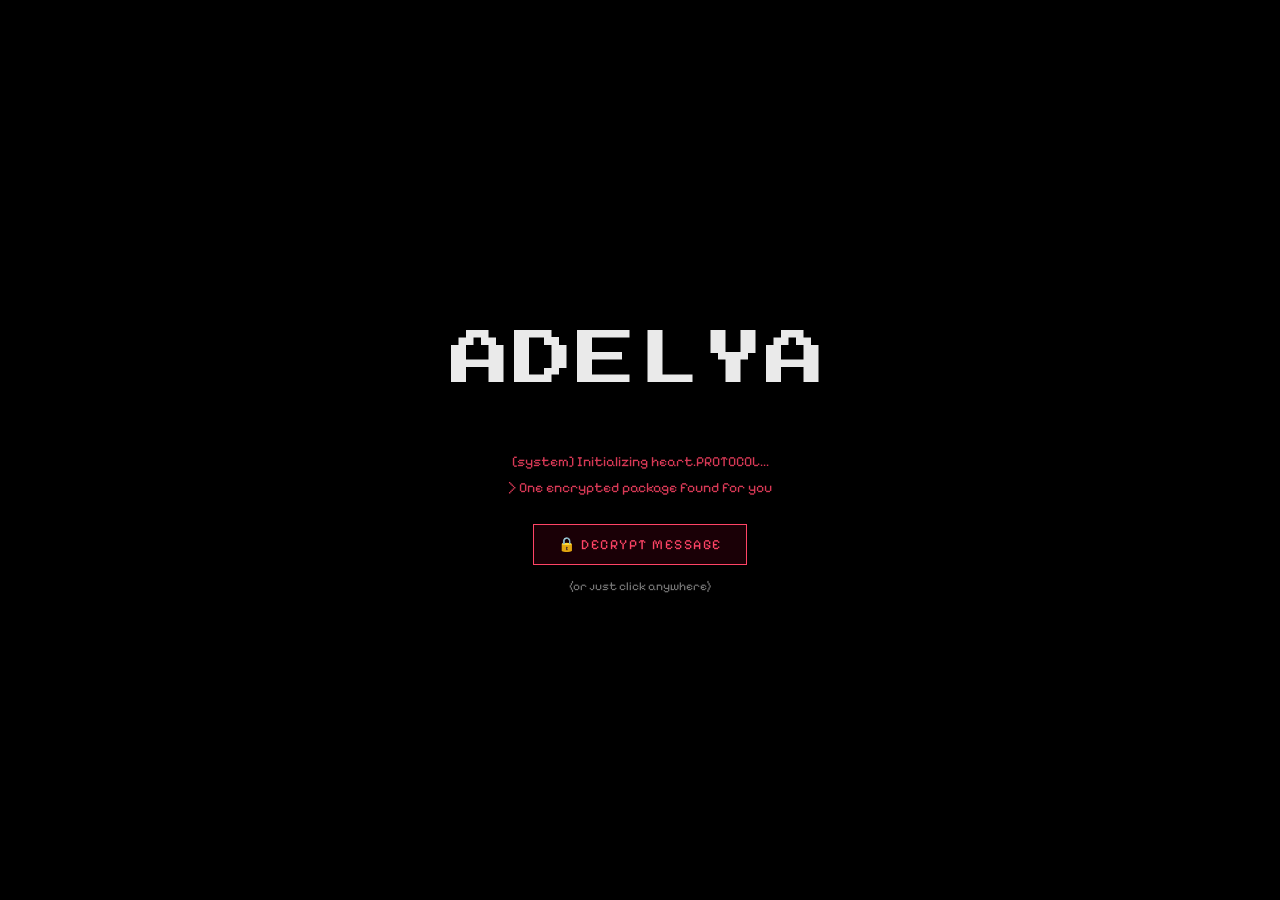
<file: adelya/index.html>
<!DOCTYPE html>
<html lang="en">
<head>
<meta charset="UTF-8">
<title>Heart Landing</title>
<link rel="preconnect" href="https://fonts.googleapis.com">
<link rel="preconnect" href="https://fonts.gstatic.com" crossorigin>
<link href="https://fonts.googleapis.com/css2?family=Pixelify+Sans:wght@400;700&family=Press+Start+2P&display=swap" rel="stylesheet">
<style>
  * { margin: 0; padding: 0; box-sizing: border-box; }
  html, body { height: 100%; }
  body {
    background: #000;
    color: #fff;
    font-family: 'Pixelify Sans', 'Courier New', monospace;
    overflow: hidden;
    min-height: 100vh;
    display: flex;
    align-items: center;
    justify-content: center;
  }
  #screen1 {
    text-align: center;
    color: #ff3344;
    font-size: 14px;
    line-height: 1.9;
    padding: 20px;
    z-index: 10;
  }
  #screen1 .big {
    font-size: 60px;
    color: #eaeaea;
    margin-bottom: 32px;
    font-family: 'Press Start 2P', 'Pixelify Sans', monospace;
    letter-spacing: 3px;
  }
  #screen1 .line { color: #ff4466; opacity: 0.85; }
  #screen1 .small { color: #777; font-size: 12px; margin-top: 10px; }
  #decryptBtn {
    margin-top: 22px;
    background: #1a0006;
    color: #ff4466;
    border: 1px solid #ff4466;
    padding: 11px 24px;
    font-family: inherit;
    font-size: 14px;
    cursor: pointer;
    letter-spacing: 1.5px;
    transition: background .2s;
  }
  #decryptBtn:hover { background: #4a0010; }
  #screen2 {
    display: none;
    width: 100vw;
    height: 100vh;
    position: relative;
    background: #000;
  }
  #screen2 canvas {
    position: absolute;
    top: 0;
    left: 0;
    display: block;
    width: 100%;
    height: 100%;
  }
  #matrix { z-index: 0; opacity: 0.45; }
  #heart  { z-index: 1; }
</style>
</head>
<body>
<div id="screen1">
  <div class="big">ADELYA</div>
  <div class="line">[system] Initializing heart.PROTOCOL...</div>
  <div class="line">&gt; One encrypted package found for you</div>
  <button id="decryptBtn">🔒 DECRYPT MESSAGE</button>
  <div class="small">(or just click anywhere)</div>
</div>

<div id="screen2">
  <canvas id="matrix"></canvas>
  <canvas id="heart"></canvas>
</div>

<script>
const screen1 = document.getElementById('screen1');
const screen2 = document.getElementById('screen2');
const btn     = document.getElementById('decryptBtn');

function start() {
  if (screen1.style.display === 'none') return;
  screen1.style.display = 'none';
  screen2.style.display = 'block';
  setupMatrix();
  requestAnimationFrame(matrixFrame);
  drawHeart();
}
btn.addEventListener('click', start);
screen1.addEventListener('click', start);

// ===== MATRIX RAIN (RGB) =====
const mxCanvas = document.getElementById('matrix');
const mx = mxCanvas.getContext('2d');
let mxW = 0, mxH = 0;
let drops = [];
const CHARSET = '01<>{}[]()=+-*/!?#$%&|01アイウエオカキクケコサシスセソタチツテトナニヌネノ01';
const WORD = 'AKHAN';
const MX_FONT = 16;

function setupMatrix() {
  mxW = mxCanvas.width  = window.innerWidth;
  mxH = mxCanvas.height = window.innerHeight;
  const cols = Math.floor(mxW / MX_FONT);
  drops = [];
  for (let i = 0; i < cols; i++) {
    const isWord = Math.random() < 0.28;
    drops.push({
      row: Math.floor(Math.random() * -40),
      tick: 0,
      speed: 0.35 + Math.random() * 0.9,
      hue: Math.random() * 360,
      hueSpeed: 0.3 + Math.random() * 1.2,
      isWord: isWord,
      charIndex: Math.floor(Math.random() * WORD.length)
    });
  }
}

function matrixFrame() {
  mx.fillStyle = 'rgba(0,0,0,0.08)';
  mx.fillRect(0, 0, mxW, mxH);
  mx.font = MX_FONT + 'px "Courier New", monospace';
  mx.textBaseline = 'top';

  for (let i = 0; i < drops.length; i++) {
    const d = drops[i];
    const x = i * MX_FONT;

    d.tick += d.speed;
    if (d.tick >= 1) {
      d.row += 1;
      d.charIndex += 1;
      d.tick = 0;
    }
    const y = d.row * MX_FONT;

    if (y < -MX_FONT) continue;

    d.hue = (d.hue + d.hueSpeed) % 360;
    const ch = d.isWord
      ? WORD[((d.charIndex % WORD.length) + WORD.length) % WORD.length]
      : CHARSET[Math.floor(Math.random() * CHARSET.length)];

    mx.shadowColor = 'hsl(' + d.hue + ', 90%, 45%)';
    mx.shadowBlur = d.isWord ? 10 : 6;
    mx.fillStyle = d.isWord
      ? 'hsl(' + d.hue + ', 95%, 65%)'
      : 'hsl(' + d.hue + ', 85%, 50%)';
    mx.fillText(ch, x, y);

    if (y > mxH + 60) {
      d.row = -2 - Math.floor(Math.random() * 30);
      d.speed = 0.35 + Math.random() * 0.9;
      d.charIndex = Math.floor(Math.random() * WORD.length);
    }
  }
  mx.shadowBlur = 0;
  requestAnimationFrame(matrixFrame);
}

// ===== HEART =====
const canvas = document.getElementById('heart');
const ctx = canvas.getContext('2d');
let words = [];
let heartTop = 0;
let heartBottom = 0;
let animStart = 0;

function buildWords() {
  const W = canvas.width  = window.innerWidth;
  const H = canvas.height = window.innerHeight;

  const mask = document.createElement('canvas');
  mask.width = W; mask.height = H;
  const mctx = mask.getContext('2d');

  const scale = Math.min(W, H) / 38;
  const cx = W / 2;
  const cy = H / 2;

  mctx.fillStyle = '#fff';
  mctx.beginPath();
  for (let t = 0; t <= Math.PI * 2 + 0.01; t += 0.005) {
    const x = 16 * Math.pow(Math.sin(t), 3);
    const y = -(13 * Math.cos(t) - 5 * Math.cos(2*t) - 2 * Math.cos(3*t) - Math.cos(4*t));
    const px = cx + x * scale;
    const py = cy + y * scale;
    if (t === 0) mctx.moveTo(px, py);
    else mctx.lineTo(px, py);
  }
  mctx.closePath();
  mctx.fill();

  const data = mctx.getImageData(0, 0, W, H).data;

  words = [];
  const stepY = 18;
  const stepX = 70;
  let minY = Infinity, maxY = -Infinity;

  for (let y = 0; y < H; y += stepY) {
    const offset = (y / stepY) % 2 === 0 ? 0 : stepX / 2;
    for (let x = offset; x < W; x += stepX + (Math.random() - 0.5) * 12) {
      const ix = Math.floor(x);
      const iy = Math.floor(y);
      if (ix < 0 || iy < 0 || ix >= W || iy >= H) continue;
      const idx = (iy * W + ix) * 4;
      if (data[idx] > 0) {
        const jitterX = (Math.random() - 0.5) * 8;
        const jitterY = (Math.random() - 0.5) * 6;
        words.push({
          x: x + jitterX,
          y: y + jitterY,
          phase: Math.random() * Math.PI * 2,
          speed: 0.5 + Math.random() * 1.3,
          size: 14 + Math.random() * 4,
          tone: Math.random(),
          text: Math.random() < 0.5 ? 'i love u' : 'ADELYA'
        });
        if (y < minY) minY = y;
        if (y > maxY) maxY = y;
      }
    }
  }
  heartTop = minY;
  heartBottom = maxY;

  const fillDuration = 2000;
  for (const w of words) {
    const k = (heartBottom - w.y) / (heartBottom - heartTop || 1);
    w.appearAt = k * fillDuration + (Math.random() * 150);
  }
}

function frame(now) {
  const t = now - animStart;
  const W = canvas.width;
  const H = canvas.height;

  ctx.clearRect(0, 0, W, H);

  for (const w of words) {
    if (t < w.appearAt) continue;
    const age = (t - w.appearAt) / 1000;
    const blink = 0.55 + 0.45 * Math.sin(age * Math.PI * w.speed + w.phase);
    const fadeIn = Math.min(1, age * 2.2);
    const alpha = blink * fadeIn;

    const r = 255;
    const g = Math.floor(20 + w.tone * 70);
    const b = Math.floor(40 + w.tone * 50);

    ctx.font = w.size + 'px "Pixelify Sans", "Press Start 2P", monospace';
    ctx.shadowColor = 'rgba(255,30,60,1)';
    ctx.shadowBlur = 12;
    ctx.fillStyle = 'rgba(' + r + ',' + g + ',' + b + ',' + (alpha * 0.95) + ')';
    ctx.fillText(w.text, w.x, w.y);
  }
  ctx.shadowBlur = 0;

  requestAnimationFrame(frame);
}

function drawHeart() {
  const run = () => {
    buildWords();
    animStart = performance.now();
    requestAnimationFrame(frame);
  };
  if (document.fonts && document.fonts.ready) {
    document.fonts.ready.then(run);
  } else {
    run();
  }
}

let resizeTimer;
window.addEventListener('resize', () => {
  if (screen2.style.display !== 'block') return;
  clearTimeout(resizeTimer);
  resizeTimer = setTimeout(() => {
    setupMatrix();
    drawHeart();
  }, 150);
});
</script>
</body>
</html>
</file>
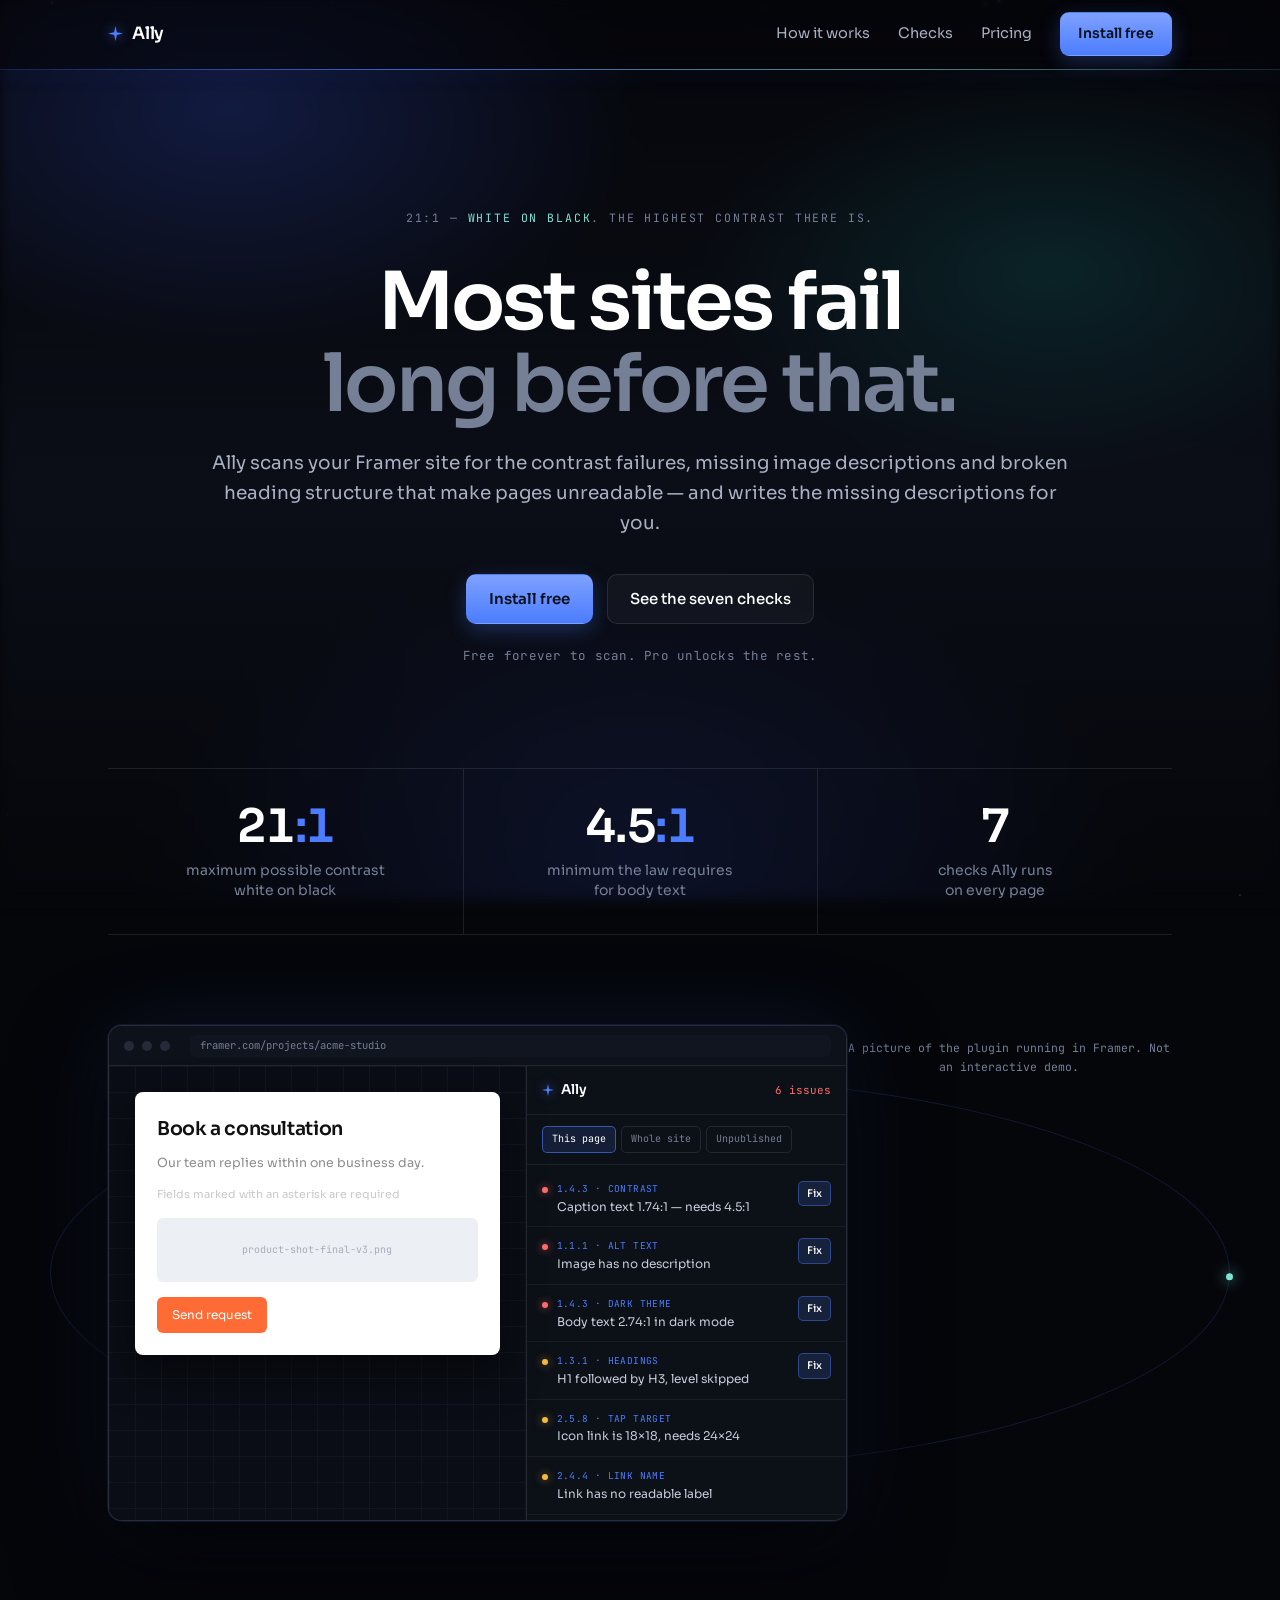
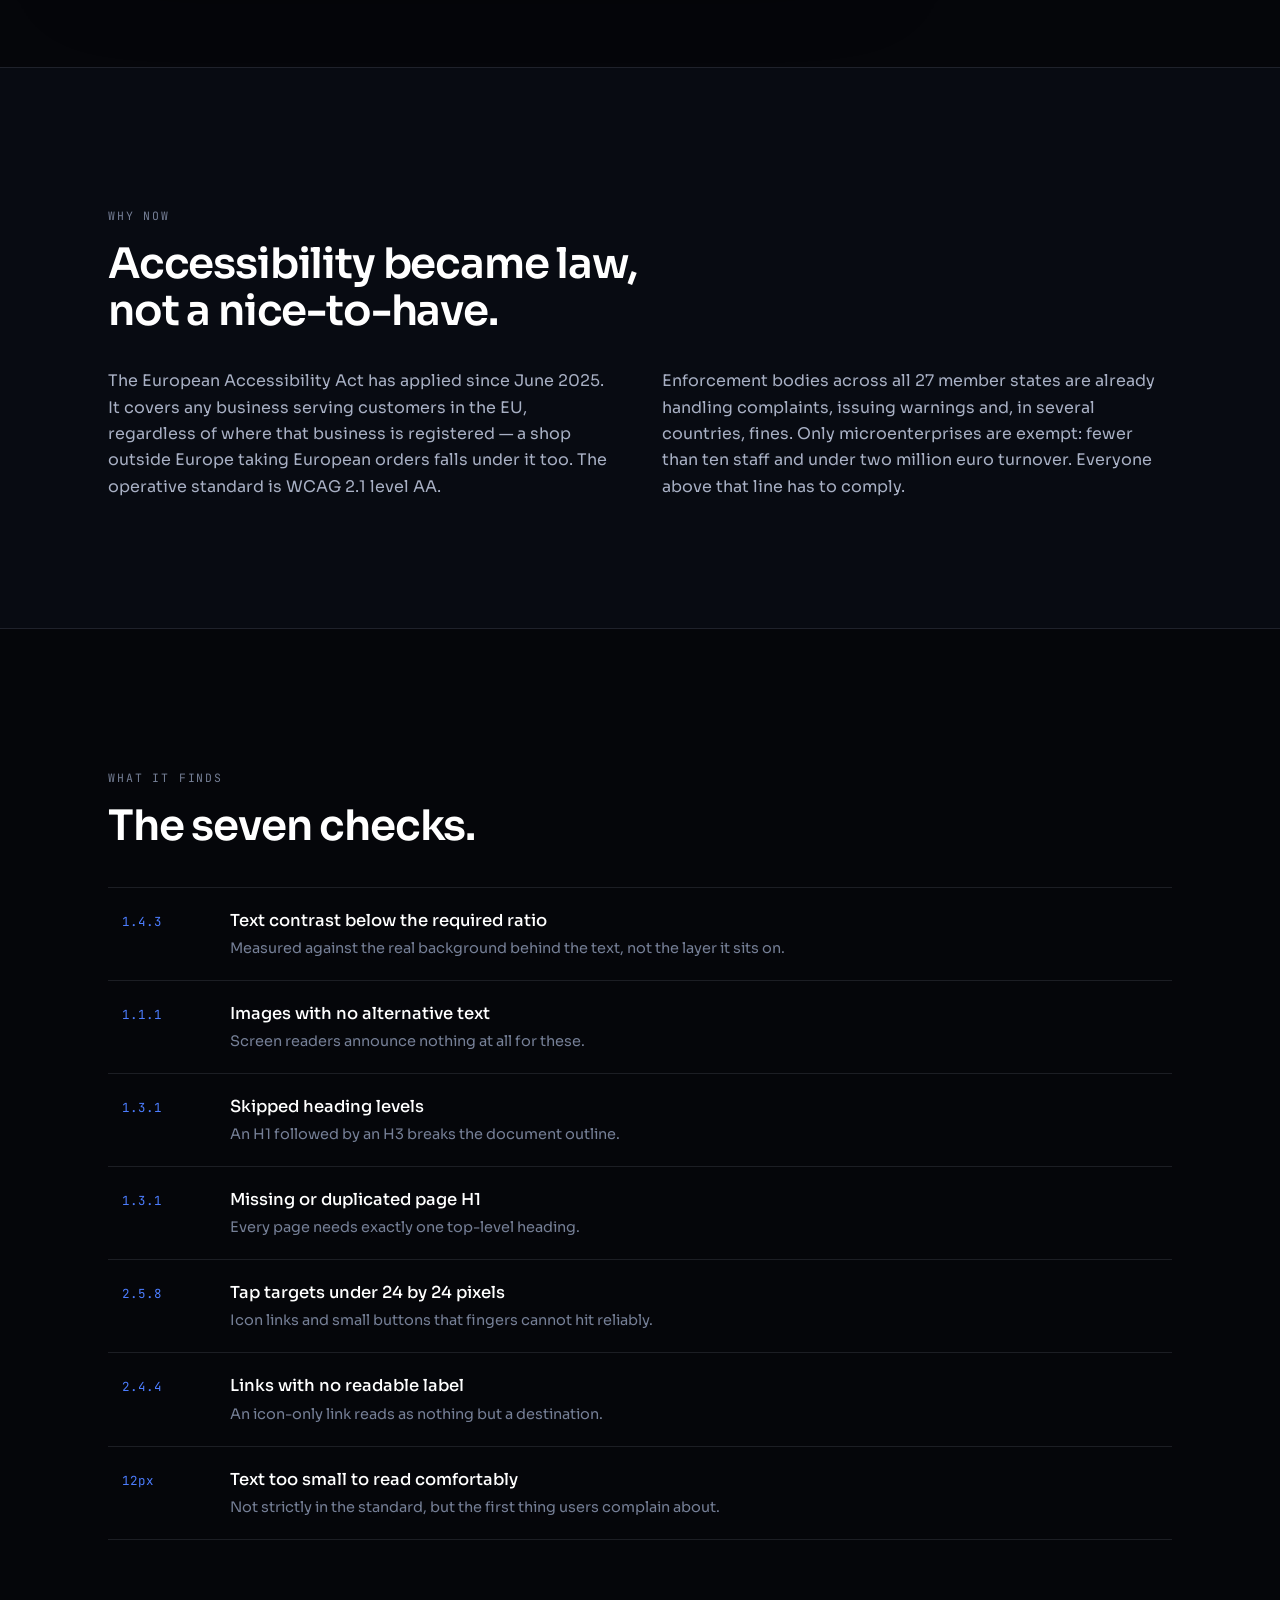
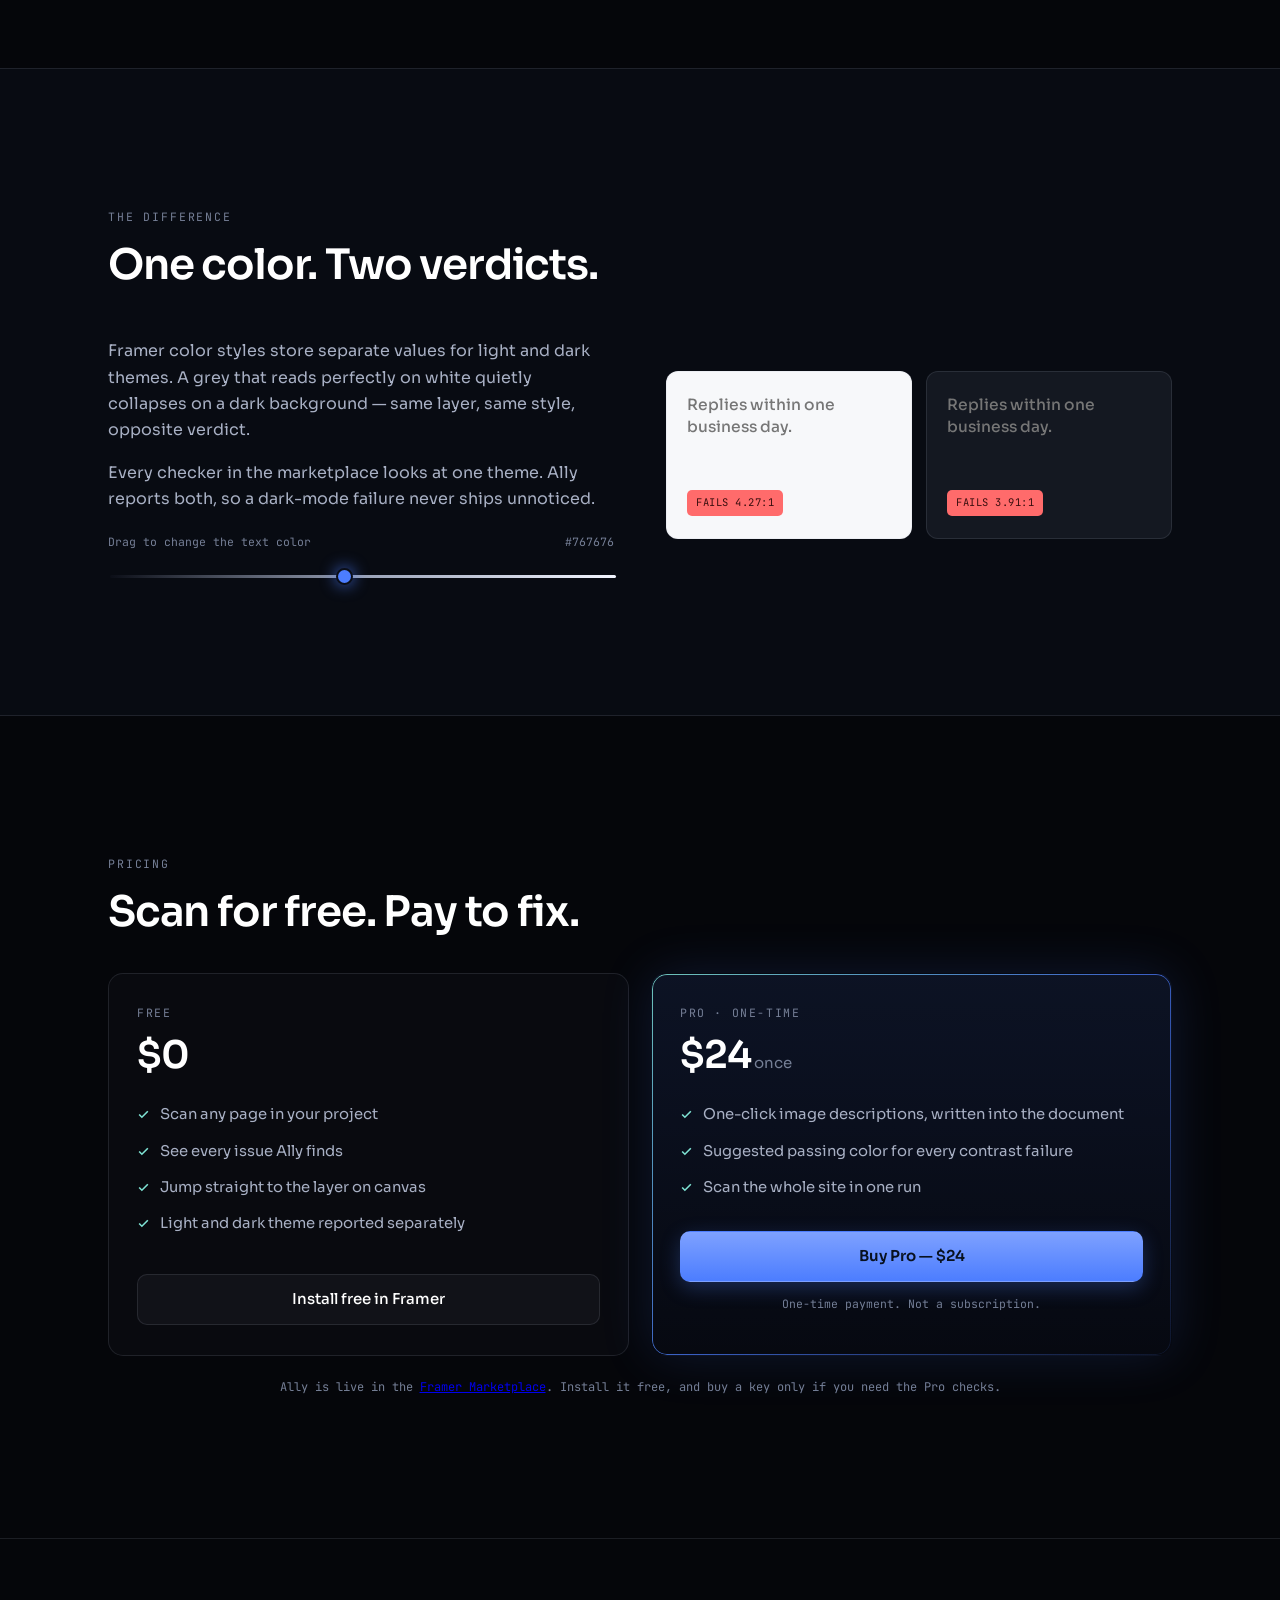
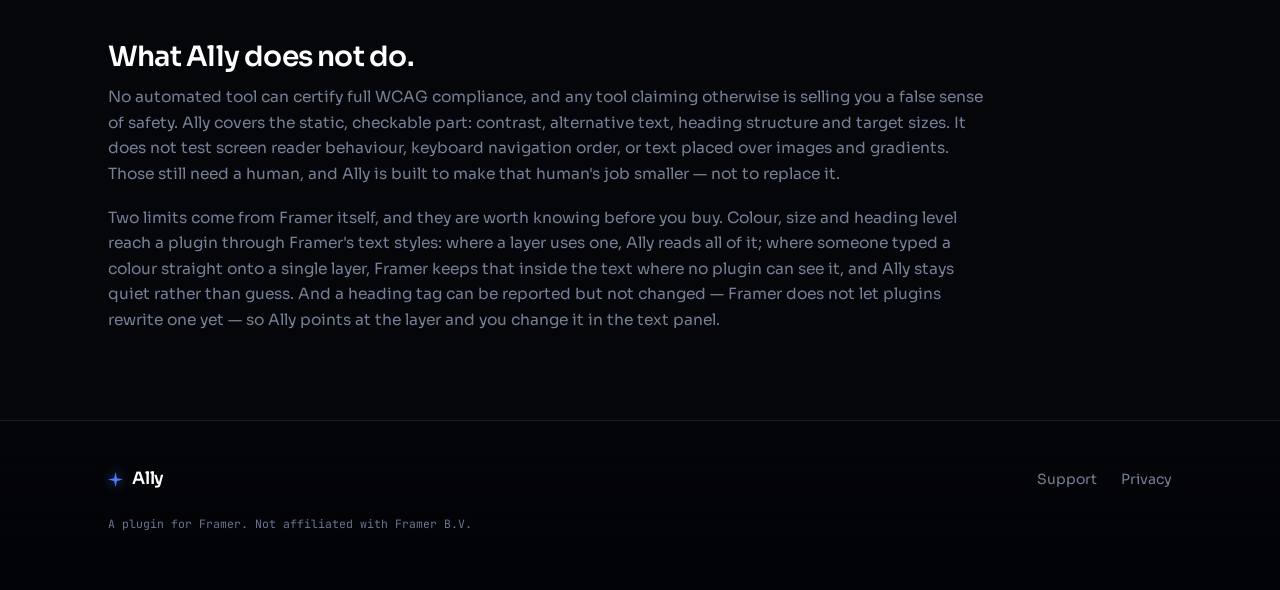
<file: ally/index.html>
<!DOCTYPE html>
<html lang="en">
<head>
<meta charset="UTF-8">
<meta name="viewport" content="width=device-width, initial-scale=1">
<title>Ally — Accessibility Audit for Framer</title>
<meta name="description" content="Ally scans your Framer site for contrast failures, missing image descriptions and broken heading structure — and writes the missing descriptions for you.">
<link rel="icon" href="icon.svg" type="image/svg+xml">
<meta property="og:type" content="website">
<meta property="og:site_name" content="Ally">
<meta property="og:title" content="Ally — Accessibility Audit for Framer">
<meta property="og:description" content="Contrast, alt text and heading order, checked in light theme and dark theme. Reported in both, with a passing colour for every failure.">
<meta property="og:url" content="https://naha11.github.io/ally/">
<meta property="og:image" content="https://naha11.github.io/ally/og.jpg">
<meta property="og:image:width" content="1200">
<meta property="og:image:height" content="630">
<meta property="og:image:alt" content="Ally, an accessibility audit plugin for Framer. A circle split light and dark.">
<meta name="twitter:card" content="summary_large_image">
<link rel="preconnect" href="https://fonts.googleapis.com">
<link rel="preconnect" href="https://fonts.gstatic.com" crossorigin>
<link rel="stylesheet" href="https://fonts.googleapis.com/css2?family=Sora:wght@400;500;600;700&family=JetBrains+Mono:wght@400;500&display=swap">
<style>
  :root{
    --void:#05060A;
    --void-2:#0B0E17;
    --band:#080B12;
    --star:#E9EEFF;
    --ink:#FFFFFF;
    --body:#A8B0C4;
    --muted:#757F96;
    --line:rgba(168,176,196,.14);
    --blue:#4C7DFF;
    --blue-dim:#2E4FA8;
    --cyan:#7FE3D4;
    --red:#FF6B6B;
    --indigo:#1B2A6B;
    --teal:#0E4B4B;
    --display:"Sora",system-ui,-apple-system,"Segoe UI",sans-serif;
    --mono:"JetBrains Mono",ui-monospace,"SF Mono",Consolas,monospace;
  }

  *{box-sizing:border-box}
  html{scroll-behavior:smooth}
  body{
    margin:0;
    background:var(--void);
    color:var(--body);
    font-family:var(--display);
    font-size:16px;
    line-height:1.65;
    -webkit-font-smoothing:antialiased;
    overflow-x:hidden;
  }

  /* ---------- космический фон ---------- */
  #stars{
    position:fixed;
    inset:0;
    width:100%;
    height:100%;
    z-index:0;
    pointer-events:none;
  }
  .nebula{
    position:fixed;
    inset:0;
    z-index:0;
    pointer-events:none;
    background:
      radial-gradient(46% 38% at 18% 12%, rgba(27,42,107,.55), transparent 70%),
      radial-gradient(38% 32% at 82% 30%, rgba(14,75,75,.38), transparent 72%),
      radial-gradient(52% 44% at 50% 96%, rgba(27,42,107,.30), transparent 75%),
      linear-gradient(180deg, var(--void) 0%, var(--void-2) 55%, var(--void) 100%);
    filter:blur(6px);
  }
  .page{position:relative;z-index:1}
  .wrap{max-width:1120px;margin:0 auto;padding-inline:28px}

  /* ---------- шапка ---------- */
  header{
    position:sticky;
    top:0;
    z-index:40;
    backdrop-filter:blur(14px);
    background:rgba(5,6,10,.62);
    border-bottom:1px solid transparent;
    transition:border-color .3s ease, background .3s ease;
  }
  header.scrolled{border-bottom-color:var(--line);background:rgba(5,6,10,.86)}
  .bar{display:flex;align-items:center;justify-content:space-between;height:68px;gap:24px}
  .brand{display:flex;align-items:center;gap:9px;font-weight:600;color:var(--ink);font-size:17px;letter-spacing:-.01em}
  .glyph{width:15px;height:15px;flex:none;color:var(--blue);filter:drop-shadow(0 0 6px rgba(76,125,255,.8))}
  nav{display:flex;align-items:center;gap:28px}
  nav a{color:var(--body);text-decoration:none;font-size:14.5px;transition:color .2s}
  nav a:hover{color:var(--ink)}

  /* ---------- кнопки ---------- */
  .btn{
    position:relative;
    display:inline-flex;
    align-items:center;
    justify-content:center;
    gap:8px;
    padding:12px 22px;
    border-radius:10px;
    font-family:var(--display);
    font-size:15px;
    font-weight:500;
    text-decoration:none;
    border:1px solid transparent;
    cursor:pointer;
    transition:transform .22s cubic-bezier(.2,.7,.3,1), box-shadow .28s ease, background .22s ease, border-color .22s;
  }
  .btn-primary{
    color:#08111F;
    background:linear-gradient(180deg,#7EA1FF,var(--blue));
    box-shadow:0 0 0 rgba(76,125,255,0), 0 6px 20px rgba(76,125,255,.28);
    font-weight:600;
  }
  .btn-primary::after{
    content:"";
    position:absolute;
    inset:-1.5px;
    border-radius:11px;
    padding:1.5px;
    background:conic-gradient(from var(--angle,0deg), transparent 0deg, rgba(127,227,212,.9) 60deg, transparent 130deg, transparent 360deg);
    -webkit-mask:linear-gradient(#000 0 0) content-box, linear-gradient(#000 0 0);
    -webkit-mask-composite:xor;
    mask:linear-gradient(#000 0 0) content-box, linear-gradient(#000 0 0);
    mask-composite:exclude;
    opacity:0;
    transition:opacity .3s;
    animation:spin 4s linear infinite;
  }
  .btn-primary:hover{transform:translateY(-2px);box-shadow:0 0 34px rgba(76,125,255,.5), 0 10px 28px rgba(76,125,255,.34)}
  .btn-primary:hover::after{opacity:1}
  .btn-ghost{color:var(--ink);background:rgba(168,176,196,.05);border-color:var(--line)}
  .shot-note{margin-top:14px;font-family:var(--mono);font-size:11.5px;color:#757F96;text-align:center}
  .plans-note{margin-top:22px;font-family:var(--mono);font-size:12px;color:#757F96;text-align:center}
  .btn-ghost:hover{transform:translateY(-2px);border-color:rgba(76,125,255,.55);box-shadow:0 0 26px rgba(76,125,255,.18);background:rgba(76,125,255,.07)}
  .btn-sm{padding:9px 17px;font-size:14px;border-radius:9px}
  @property --angle{syntax:"<angle>";inherits:false;initial-value:0deg}
  @keyframes spin{to{--angle:360deg}}

  /* ---------- типографика ---------- */
  .label{
    font-family:var(--mono);
    font-size:11.5px;
    letter-spacing:.16em;
    text-transform:uppercase;
    color:var(--muted);
  }
  .label .hi{color:var(--cyan)}
  h1{
    font-size:clamp(40px,7.4vw,80px);
    line-height:1.03;
    letter-spacing:-.035em;
    font-weight:600;
    color:var(--ink);
    margin:22px 0 0;
  }
  h1 .dim{color:var(--muted)}
  h2{
    font-size:clamp(27px,3.7vw,42px);
    line-height:1.12;
    letter-spacing:-.028em;
    font-weight:600;
    color:var(--ink);
    margin:14px 0 0;
  }
  h3{font-size:19px;font-weight:600;color:var(--ink);margin:0 0 8px;letter-spacing:-.012em}
  .lead{font-size:18.5px;line-height:1.62;max-width:62ch;margin:22px 0 0}
  section{padding-block:clamp(72px,10vw,132px)}

  /* ---------- герой ---------- */
  .hero{position:relative;text-align:center;padding-top:clamp(74px,11vw,128px);padding-bottom:clamp(56px,7vw,88px);overflow:hidden}
  .hero .inner{position:relative;z-index:2;display:flex;flex-direction:column;align-items:center}
  .hero .lead{text-align:center}
  .scanner{
    position:absolute;
    left:-10%;
    width:120%;
    height:1px;
    top:0;
    background:linear-gradient(90deg,transparent,rgba(76,125,255,.85),rgba(127,227,212,.7),transparent);
    box-shadow:0 0 22px rgba(76,125,255,.8);
    animation:sweep 7.5s cubic-bezier(.4,0,.6,1) infinite;
    z-index:1;
    opacity:.85;
  }
  @keyframes sweep{
    0%{transform:translateY(0);opacity:0}
    12%{opacity:.9}
    88%{opacity:.9}
    100%{transform:translateY(560px);opacity:0}
  }
  .cta-row{display:flex;gap:14px;margin-top:36px;flex-wrap:wrap;justify-content:center}
  .fineprint{font-family:var(--mono);font-size:12.5px;color:var(--muted);margin-top:22px;letter-spacing:.02em}

  /* ---------- статистика ---------- */
  .stats{display:grid;grid-template-columns:repeat(3,1fr);border-top:1px solid var(--line);border-bottom:1px solid var(--line)}
  .stat{padding:34px 26px;text-align:center;border-left:1px solid var(--line)}
  .stat:first-child{border-left:0}
  .stat .num{font-size:clamp(30px,4.4vw,46px);font-weight:600;color:var(--ink);letter-spacing:-.03em;line-height:1;font-variant-numeric:tabular-nums}
  .stat .num .unit{color:var(--blue)}
  .stat .cap{font-size:14px;color:var(--muted);margin-top:11px;line-height:1.45}

  /* ---------- окно продукта ---------- */
  .shot-wrap{position:relative;display:flex;justify-content:center;padding-block:18px}
  .orbit{
    position:absolute;
    top:50%;left:50%;
    width:min(1180px,116%);
    height:min(560px,74%);
    transform:translate(-50%,-50%);
    border:1px solid rgba(76,125,255,.17);
    border-radius:50%;
    animation:rotate 46s linear infinite;
    pointer-events:none;
  }
  .orbit::after{
    content:"";
    position:absolute;
    top:50%;right:-3.5px;
    width:7px;height:7px;
    border-radius:50%;
    background:var(--cyan);
    box-shadow:0 0 14px var(--cyan);
  }
  @keyframes rotate{to{transform:translate(-50%,-50%) rotate(360deg)}}
  .browser{
    position:relative;
    width:100%;
    border-radius:14px;
    overflow:hidden;
    background:#0A0D15;
    border:1px solid rgba(168,176,196,.19);
    box-shadow:0 0 0 1px rgba(76,125,255,.13), 0 34px 90px rgba(0,0,0,.75), 0 0 90px rgba(76,125,255,.13);
  }
  .chrome{display:flex;align-items:center;gap:8px;height:40px;padding-inline:15px;background:#0D1119;border-bottom:1px solid rgba(168,176,196,.13)}
  .dot{width:10px;height:10px;border-radius:50%;background:#242A38}
  .url{flex:1;margin-left:12px;height:22px;border-radius:6px;background:#11151F;display:flex;align-items:center;padding-inline:10px;font-family:var(--mono);font-size:10.5px;color:var(--muted)}
  .editor{display:grid;grid-template-columns:1fr 320px;min-height:392px}
  .canvas-area{position:relative;padding:26px;background:
      linear-gradient(rgba(168,176,196,.05) 1px,transparent 1px) 0 0/26px 26px,
      linear-gradient(90deg,rgba(168,176,196,.05) 1px,transparent 1px) 0 0/26px 26px,
      #0A0D15;}
  .mock{background:#fff;border-radius:8px;padding:22px;color:#111;max-width:390px;box-shadow:0 16px 40px rgba(0,0,0,.5)}
  .mock .m-h{font-size:19px;font-weight:600;letter-spacing:-.02em}
  .mock .m-p{font-size:12.5px;color:#8d8d8d;margin-top:9px;line-height:1.5}
  .mock .m-faint{font-size:11px;color:#c9c9c9;margin-top:12px}
  .mock .m-btn{display:inline-block;margin-top:15px;background:#ff6b35;color:#fff;font-size:12px;padding:8px 15px;border-radius:6px}
  .mock .m-img{margin-top:15px;height:64px;border-radius:6px;background:#eceff4;display:flex;align-items:center;justify-content:center;font-size:10px;color:#a6adba;font-family:var(--mono)}

  /* панель плагина */
  .panel{background:#0C1017;border-left:1px solid rgba(168,176,196,.15);display:flex;flex-direction:column}
  .panel-top{padding:13px 15px;border-bottom:1px solid rgba(168,176,196,.11);display:flex;align-items:center;justify-content:space-between}
  .panel-top .t{display:flex;align-items:center;gap:7px;color:var(--ink);font-size:13.5px;font-weight:600}
  .panel-top .n{font-family:var(--mono);font-size:11px;color:var(--red)}
  .panel-scope{display:flex;gap:5px;padding:11px 15px;border-bottom:1px solid rgba(168,176,196,.11)}
  .chip{font-family:var(--mono);font-size:10px;padding:4px 9px;border-radius:5px;border:1px solid var(--line);color:var(--muted)}
  .chip.on{color:var(--ink);border-color:rgba(76,125,255,.6);background:rgba(76,125,255,.14)}
  .issues{padding:5px 0;overflow:hidden}
  .issue{display:flex;gap:9px;padding:11px 15px;border-bottom:1px solid rgba(168,176,196,.07);align-items:flex-start}
  .sev{width:6px;height:6px;border-radius:50%;margin-top:6px;flex:none}
  .sev.e{background:var(--red);box-shadow:0 0 8px rgba(255,107,107,.75)}
  .sev.w{background:#F5B942;box-shadow:0 0 8px rgba(245,185,66,.6)}
  .issue .txt{flex:1;min-width:0}
  .issue .txt{display:flex;flex-direction:column;min-width:0}
  .issue .tag{font-family:var(--mono);font-size:9.5px;color:var(--blue);letter-spacing:.04em}
  .issue .msg{font-size:12px;color:#C6CCDA;margin-top:2px;line-height:1.4}
  .fix{font-family:var(--display);font-size:10.5px;font-weight:500;color:var(--ink);background:rgba(76,125,255,.16);border:1px solid rgba(76,125,255,.42);border-radius:5px;padding:3px 8px;flex:none}

  /* ---------- полоса «почему сейчас» ---------- */
  .band{background:var(--band);border-top:1px solid var(--line);border-bottom:1px solid var(--line)}
  .two-col{display:grid;grid-template-columns:1fr 1fr;gap:44px;margin-top:34px}
  .two-col p{margin:0}

  /* ---------- семь проверок ---------- */
  .checks{margin-top:38px;border-top:1px solid var(--line)}
  .check{
    display:grid;
    grid-template-columns:86px 1fr;
    gap:22px;
    padding:19px 14px;
    border-bottom:1px solid var(--line);
    align-items:baseline;
    transition:transform .22s cubic-bezier(.2,.7,.3,1), background .22s;
  }
  .check:hover{transform:translateX(5px);background:rgba(76,125,255,.045)}
  .check .wcag{font-family:var(--mono);font-size:12.5px;color:var(--blue);transition:text-shadow .22s}
  .check:hover .wcag{text-shadow:0 0 12px rgba(76,125,255,.85)}
  /* Обёртка была строчной, из-за чего заголовок и пояснение слипались
     в одну строку, а margin-top у .desc не работал вовсе. */
  .check > span:last-child{display:flex;flex-direction:column}
  .check .name{color:var(--ink);font-weight:500;font-size:16.5px}
  .check .desc{font-size:14.5px;color:var(--muted);margin-top:3px}

  /* ---------- демонстрация контраста ---------- */
  .demo{display:grid;grid-template-columns:1fr 1fr;gap:52px;align-items:center;margin-top:34px}
  .cards{display:grid;grid-template-columns:1fr 1fr;gap:14px}
  .swatch{border-radius:12px;padding:22px 20px;border:1px solid var(--line);min-height:168px;display:flex;flex-direction:column;justify-content:space-between}
  .swatch.light{background:#F7F8FA}
  .swatch.dark{background:#141821}
  .swatch .sample{font-size:15.5px;font-weight:500;line-height:1.45}
  .badge{align-self:flex-start;font-family:var(--mono);font-size:10.5px;padding:4px 9px;border-radius:5px;letter-spacing:.05em;margin-top:16px}
  .badge.pass{color:#0A3B33;background:var(--cyan)}
  .badge.fail{color:#3B0F0F;background:var(--red)}
  .slider-row{margin-top:20px}
  .slider-row .cap{display:flex;justify-content:space-between;font-family:var(--mono);font-size:11.5px;color:var(--muted);margin-bottom:9px}
  input[type=range]{
    -webkit-appearance:none;appearance:none;width:100%;height:3px;border-radius:2px;
    background:linear-gradient(90deg,#0B0E17,#9AA3B8,#F2F5FF);outline:none;
  }
  input[type=range]::-webkit-slider-thumb{
    -webkit-appearance:none;width:17px;height:17px;border-radius:50%;
    background:var(--blue);border:2px solid #0B0E17;cursor:pointer;
    box-shadow:0 0 16px rgba(76,125,255,.85);
  }
  input[type=range]::-moz-range-thumb{
    width:17px;height:17px;border-radius:50%;background:var(--blue);
    border:2px solid #0B0E17;cursor:pointer;box-shadow:0 0 16px rgba(76,125,255,.85);
  }

  /* ---------- тарифы ---------- */
  .plans{display:grid;grid-template-columns:1fr 1fr;gap:22px;margin-top:38px;align-items:stretch}
  .plan{position:relative;border-radius:15px;padding:30px 28px;border:1px solid var(--line);background:rgba(168,176,196,.028);display:flex;flex-direction:column}
  .plan.pro{background:linear-gradient(180deg,rgba(76,125,255,.11),rgba(76,125,255,.03));border-color:transparent;box-shadow:0 0 52px rgba(76,125,255,.15)}
  .plan.pro::before{
    content:"";position:absolute;inset:0;border-radius:15px;padding:1px;
    background:linear-gradient(140deg,rgba(127,227,212,.85),rgba(76,125,255,.75),rgba(76,125,255,.1));
    -webkit-mask:linear-gradient(#000 0 0) content-box,linear-gradient(#000 0 0);
    -webkit-mask-composite:xor;mask:linear-gradient(#000 0 0) content-box,linear-gradient(#000 0 0);
    mask-composite:exclude;pointer-events:none;
  }
  .plan .pname{font-family:var(--mono);font-size:11.5px;letter-spacing:.14em;text-transform:uppercase;color:var(--muted)}
  .plan .price{font-size:38px;font-weight:600;color:var(--ink);letter-spacing:-.03em;margin-top:13px;line-height:1}
  .plan .price small{font-size:15px;font-weight:400;color:var(--muted);letter-spacing:0}
  .plan ul{list-style:none;padding:0;margin:22px 0 26px;flex:1}
  .plan li{display:flex;gap:10px;padding:7px 0;font-size:14.8px;line-height:1.5}
  .plan li svg{flex:none;margin-top:5px;color:var(--cyan)}
  .plan .note{font-family:var(--mono);font-size:11.5px;color:var(--muted);margin-top:13px;text-align:center}

  /* ---------- честная секция ---------- */
  .honest{border-top:1px solid var(--line)}
  .honest p{max-width:74ch;font-size:15.5px;color:var(--muted);margin:12px 0 0}
  .honest h2{font-size:clamp(22px,2.6vw,28px)}

  /* ---------- подвал ---------- */
  footer{border-top:1px solid var(--line);background:linear-gradient(180deg,transparent,#020306);padding-block:44px}
  .fbar{display:flex;justify-content:space-between;align-items:center;gap:22px;flex-wrap:wrap}
  .flinks{display:flex;gap:24px}
  .flinks a{color:var(--muted);text-decoration:none;font-size:14px;transition:color .2s}
  .flinks a:hover{color:var(--ink)}
  .fnote{font-family:var(--mono);font-size:11.5px;color:#6B7692;margin-top:22px}

  /* ---------- появление при скролле ---------- */
  .rise{opacity:0;transform:translateY(24px);transition:opacity .75s cubic-bezier(.2,.7,.3,1),transform .75s cubic-bezier(.2,.7,.3,1)}
  .rise.in{opacity:1;transform:none}

  /* ---------- узкие экраны ---------- */
  @media (max-width:900px){
    .editor{grid-template-columns:1fr}
    .panel{border-left:0;border-top:1px solid rgba(168,176,196,.15)}
    .two-col,.demo,.plans{grid-template-columns:1fr;gap:30px}
    .stats{grid-template-columns:1fr}
    .stat{border-left:0;border-top:1px solid var(--line)}
    .stat:first-child{border-top:0}
    nav a{display:none}
    .orbit{display:none}
  }

  @media (prefers-reduced-motion:reduce){
    *{animation:none!important;transition:none!important}
    .rise{opacity:1;transform:none}
    html{scroll-behavior:auto}
  }
</style>
</head>
<body>

<canvas id="stars"></canvas>
<div class="nebula"></div>

<div class="page">

<header id="top">
  <div class="wrap bar">
    <div class="brand">
      <svg class="glyph" viewBox="0 0 24 24" fill="currentColor" aria-hidden="true"><path d="M12 0l2.2 9.8L24 12l-9.8 2.2L12 24l-2.2-9.8L0 12l9.8-2.2z"/></svg>
      Ally
    </div>
    <nav>
      <a href="#why">How it works</a>
      <a href="#checks">Checks</a>
      <a href="#pricing">Pricing</a>
            <a class="btn btn-primary btn-sm" href="https://www.framer.com/marketplace/plugins/ally/" rel="noopener">Install free</a>
    </nav>
  </div>
</header>

<!-- ГЕРОЙ -->
<section class="hero">
  <div class="scanner"></div>
  <div class="wrap inner">
    <p class="label">21:1 — <span class="hi">white on black</span>. the highest contrast there is.</p>
    <h1>Most sites fail<br><span class="dim">long before that.</span></h1>
    <p class="lead">Ally scans your Framer site for the contrast failures, missing image descriptions and broken heading structure that make pages unreadable — and writes the missing descriptions for you.</p>
    <div class="cta-row">
      <a class="btn btn-primary" href="https://www.framer.com/marketplace/plugins/ally/" rel="noopener">Install free</a>
      <a class="btn btn-ghost" href="#checks">See the seven checks</a>
    </div>
    <p class="fineprint">Free forever to scan. Pro unlocks the rest.</p>
  </div>
</section>

<!-- СТАТИСТИКА -->
<div class="wrap">
  <div class="stats rise">
    <div class="stat">
      <div class="num"><span data-count="21">0</span><span class="unit">:1</span></div>
      <div class="cap">maximum possible contrast<br>white on black</div>
    </div>
    <div class="stat">
      <div class="num"><span data-count="4.5">0</span><span class="unit">:1</span></div>
      <div class="cap">minimum the law requires<br>for body text</div>
    </div>
    <div class="stat">
      <div class="num"><span data-count="7">0</span></div>
      <div class="cap">checks Ally runs<br>on every page</div>
    </div>
  </div>
</div>

<!-- ОКНО ПРОДУКТА -->
<section style="padding-top:clamp(44px,6vw,72px)">
  <div class="wrap shot-wrap rise">
    <div class="orbit"></div>
    <div class="browser">
      <div class="chrome">
        <span class="dot"></span><span class="dot"></span><span class="dot"></span>
        <div class="url">framer.com/projects/acme-studio</div>
      </div>
      <div class="editor">
        <div class="canvas-area">
          <div class="mock" role="img" aria-label="Example of a customer page with text too faint to read, an image with no description and an unlabelled button - the problems Ally reports in the panel beside it">
            <div class="m-h">Book a consultation</div>
            <div class="m-p">Our team replies within one business day.</div>
            <div class="m-faint">Fields marked with an asterisk are required</div>
            <div class="m-img">product-shot-final-v3.png</div>
            <span class="m-btn">Send request</span>
          </div>
        </div>
        <aside class="panel">
          <div class="panel-top">
            <span class="t">
              <svg class="glyph" style="width:12px;height:12px" viewBox="0 0 24 24" fill="currentColor" aria-hidden="true"><path d="M12 0l2.2 9.8L24 12l-9.8 2.2L12 24l-2.2-9.8L0 12l9.8-2.2z"/></svg>
              Ally
            </span>
            <span class="n">6 issues</span>
          </div>
          <div class="panel-scope">
            <span class="chip on">This page</span>
            <span class="chip">Whole site</span>
            <span class="chip">Unpublished</span>
          </div>
          <div class="issues">
            <div class="issue">
              <span class="sev e"></span>
              <span class="txt"><span class="tag">1.4.3 · CONTRAST</span><span class="msg">Caption text 1.74:1 — needs 4.5:1</span></span>
              <span class="fix">Fix</span>
            </div>
            <div class="issue">
              <span class="sev e"></span>
              <span class="txt"><span class="tag">1.1.1 · ALT TEXT</span><span class="msg">Image has no description</span></span>
              <span class="fix">Fix</span>
            </div>
            <div class="issue">
              <span class="sev e"></span>
              <span class="txt"><span class="tag">1.4.3 · DARK THEME</span><span class="msg">Body text 2.74:1 in dark mode</span></span>
              <span class="fix">Fix</span>
            </div>
            <div class="issue">
              <span class="sev w"></span>
              <span class="txt"><span class="tag">1.3.1 · HEADINGS</span><span class="msg">H1 followed by H3, level skipped</span></span>
              <span class="fix">Fix</span>
            </div>
            <div class="issue">
              <span class="sev w"></span>
              <span class="txt"><span class="tag">2.5.8 · TAP TARGET</span><span class="msg">Icon link is 18×18, needs 24×24</span></span>
            </div>
            <div class="issue">
              <span class="sev w"></span>
              <span class="txt"><span class="tag">2.4.4 · LINK NAME</span><span class="msg">Link has no readable label</span></span>
            </div>
          </div>
        </aside>
      </div>
    </div>
    <p class="shot-note">A picture of the plugin running in Framer. Not an interactive demo.</p>
  </div>
</section>

<!-- ПОЧЕМУ СЕЙЧАС -->
<div class="band" id="why">
  <section>
    <div class="wrap rise">
      <p class="label">why now</p>
      <h2>Accessibility became law,<br>not a nice-to-have.</h2>
      <div class="two-col">
        <p>The European Accessibility Act has applied since June 2025. It covers any business serving customers in the EU, regardless of where that business is registered — a shop outside Europe taking European orders falls under it too. The operative standard is WCAG 2.1 level AA.</p>
        <p>Enforcement bodies across all 27 member states are already handling complaints, issuing warnings and, in several countries, fines. Only microenterprises are exempt: fewer than ten staff and under two million euro turnover. Everyone above that line has to comply.</p>
      </div>
    </div>
  </section>
</div>

<!-- СЕМЬ ПРОВЕРОК -->
<section id="checks">
  <div class="wrap rise">
    <p class="label">what it finds</p>
    <h2>The seven checks.</h2>
    <div class="checks">
      <div class="check"><span class="wcag">1.4.3</span><span><span class="name">Text contrast below the required ratio</span><span class="desc">Measured against the real background behind the text, not the layer it sits on.</span></span></div>
      <div class="check"><span class="wcag">1.1.1</span><span><span class="name">Images with no alternative text</span><span class="desc">Screen readers announce nothing at all for these.</span></span></div>
      <div class="check"><span class="wcag">1.3.1</span><span><span class="name">Skipped heading levels</span><span class="desc">An H1 followed by an H3 breaks the document outline.</span></span></div>
      <div class="check"><span class="wcag">1.3.1</span><span><span class="name">Missing or duplicated page H1</span><span class="desc">Every page needs exactly one top-level heading.</span></span></div>
      <div class="check"><span class="wcag">2.5.8</span><span><span class="name">Tap targets under 24 by 24 pixels</span><span class="desc">Icon links and small buttons that fingers cannot hit reliably.</span></span></div>
      <div class="check"><span class="wcag">2.4.4</span><span><span class="name">Links with no readable label</span><span class="desc">An icon-only link reads as nothing but a destination.</span></span></div>
      <div class="check"><span class="wcag">12px</span><span><span class="name">Text too small to read comfortably</span><span class="desc">Not strictly in the standard, but the first thing users complain about.</span></span></div>
    </div>
  </div>
</section>

<!-- ДЕМО КОНТРАСТА -->
<div class="band">
  <section>
    <div class="wrap rise">
      <p class="label">the difference</p>
      <h2>One color. Two verdicts.</h2>
      <div class="demo">
        <div>
          <p>Framer color styles store separate values for light and dark themes. A grey that reads perfectly on white quietly collapses on a dark background — same layer, same style, opposite verdict.</p>
          <p style="margin-top:16px">Every checker in the marketplace looks at one theme. Ally reports both, so a dark-mode failure never ships unnoticed.</p>
          <div class="slider-row">
            <div class="cap"><span>Drag to change the text color</span><span class="mono" id="hex">#767676</span></div>
            <input type="range" id="tone" min="0" max="255" value="118" aria-label="Text lightness">
          </div>
        </div>
        <div class="cards">
          <div class="swatch light">
            <div class="sample" id="s-light">Replies within one business day.</div>
            <span class="badge pass" id="b-light">PASSES 4.54:1</span>
          </div>
          <div class="swatch dark">
            <div class="sample" id="s-dark">Replies within one business day.</div>
            <span class="badge fail" id="b-dark">FAILS 3.10:1</span>
          </div>
        </div>
      </div>
    </div>
  </section>
</div>

<!-- ТАРИФЫ -->
<section id="pricing">
  <div class="wrap rise">
    <p class="label">pricing</p>
    <h2>Scan for free. Pay to fix.</h2>
    <div class="plans">
      <div class="plan">
        <span class="pname">Free</span>
        <div class="price">$0</div>
        <ul>
          <li><svg width="13" height="13" viewBox="0 0 24 24" fill="none" stroke="currentColor" stroke-width="3"><path d="M20 6L9 17l-5-5"/></svg>Scan any page in your project</li>
          <li><svg width="13" height="13" viewBox="0 0 24 24" fill="none" stroke="currentColor" stroke-width="3"><path d="M20 6L9 17l-5-5"/></svg>See every issue Ally finds</li>
          <li><svg width="13" height="13" viewBox="0 0 24 24" fill="none" stroke="currentColor" stroke-width="3"><path d="M20 6L9 17l-5-5"/></svg>Jump straight to the layer on canvas</li>
          <li><svg width="13" height="13" viewBox="0 0 24 24" fill="none" stroke="currentColor" stroke-width="3"><path d="M20 6L9 17l-5-5"/></svg>Light and dark theme reported separately</li>
        </ul>
        <a class="btn btn-ghost" href="https://www.framer.com/marketplace/plugins/ally/" rel="noopener">Install free in Framer</a>
      </div>
      <div class="plan pro">
        <span class="pname">Pro · one-time</span>
        <div class="price">$24<small> once</small></div>
        <ul>
          <li><svg width="13" height="13" viewBox="0 0 24 24" fill="none" stroke="currentColor" stroke-width="3"><path d="M20 6L9 17l-5-5"/></svg>One-click image descriptions, written into the document</li>
          <li><svg width="13" height="13" viewBox="0 0 24 24" fill="none" stroke="currentColor" stroke-width="3"><path d="M20 6L9 17l-5-5"/></svg>Suggested passing color for every contrast failure</li>
          <li><svg width="13" height="13" viewBox="0 0 24 24" fill="none" stroke="currentColor" stroke-width="3"><path d="M20 6L9 17l-5-5"/></svg>Scan the whole site in one run</li>
                  </ul>
        <a class="btn btn-primary" href="https://cedar.lemonsqueezy.com/buy/4d809b8e-39ae-4974-970a-ec7b7cf755ea" rel="noopener">Buy Pro &mdash; $24</a>
        <p class="note">One-time payment. Not a subscription.</p>
      </div>
    </div>
    <p class="plans-note">Ally is live in the <a href="https://www.framer.com/marketplace/plugins/ally/" rel="noopener">Framer Marketplace</a>. Install it free, and buy a key only if you need the Pro checks.</p>
  </div>
</section>

<!-- ЧЕСТНАЯ СЕКЦИЯ -->
<div class="honest">
  <section style="padding-block:clamp(56px,7vw,88px)">
    <div class="wrap rise">
      <h2>What Ally does not do.</h2>
      <p>No automated tool can certify full WCAG compliance, and any tool claiming otherwise is selling you a false sense of safety. Ally covers the static, checkable part: contrast, alternative text, heading structure and target sizes. It does not test screen reader behaviour, keyboard navigation order, or text placed over images and gradients. Those still need a human, and Ally is built to make that human's job smaller — not to replace it.</p>
      <p style="margin-top:18px">Two limits come from Framer itself, and they are worth knowing before you buy. Colour, size and heading level reach a plugin through Framer's text styles: where a layer uses one, Ally reads all of it; where someone typed a colour straight onto a single layer, Framer keeps that inside the text where no plugin can see it, and Ally stays quiet rather than guess. And a heading tag can be reported but not changed — Framer does not let plugins rewrite one yet — so Ally points at the layer and you change it in the text panel.</p>
    </div>
  </section>
</div>

<footer>
  <div class="wrap">
    <div class="fbar">
      <div class="brand">
        <svg class="glyph" viewBox="0 0 24 24" fill="currentColor" aria-hidden="true"><path d="M12 0l2.2 9.8L24 12l-9.8 2.2L12 24l-2.2-9.8L0 12l9.8-2.2z"/></svg>
        Ally
      </div>
      <div class="flinks">
        <a href="mailto:shahzodmutalipov@gmail.com">Support</a>
        <a href="privacy.html">Privacy</a>
      </div>
    </div>
    <p class="fnote">A plugin for Framer. Not affiliated with Framer B.V.</p>
  </div>
</footer>

</div>

<script>
(() => {
  "use strict"
  const reduced = window.matchMedia("(prefers-reduced-motion: reduce)").matches

  /* ---------- звёздное поле на canvas, три слоя параллакса ---------- */
  const canvas = document.getElementById("stars")
  const ctx = canvas.getContext("2d")
  let stars = []
  let width = 0
  let height = 0
  let scrollY = window.scrollY

  // Слои: дальние мельче, тусклее и медленнее. Отсюда ощущение глубины.
  const LAYERS = [
    { count: 130, size: [0.4, 0.9], speed: 0.012, drift: 0.006, alpha: [0.25, 0.5] },
    { count: 70,  size: [0.8, 1.5], speed: 0.045, drift: 0.014, alpha: [0.4, 0.75] },
    { count: 26,  size: [1.4, 2.3], speed: 0.10,  drift: 0.03,  alpha: [0.7, 1.0] },
  ]

  const random = (min, max) => min + Math.random() * (max - min)

  function build() {
    const ratio = Math.min(window.devicePixelRatio || 1, 2)
    width = window.innerWidth
    height = window.innerHeight
    canvas.width = width * ratio
    canvas.height = height * ratio
    ctx.setTransform(ratio, 0, 0, ratio, 0, 0)

    // Плотность привязана к площади: на большом мониторе небо не должно пустеть
    const density = Math.max(0.55, Math.min(1.8, (width * height) / (1440 * 900)))

    stars = []
    for (const layer of LAYERS) {
      const total = Math.round(layer.count * density)
      for (let i = 0; i < total; i++) {
        stars.push({
          x: Math.random() * width,
          // Небо плотнее сверху: квадратичное распределение по высоте
          y: Math.pow(Math.random(), 1.7) * height * 2.4,
          r: random(layer.size[0], layer.size[1]),
          a: random(layer.alpha[0], layer.alpha[1]),
          speed: layer.speed,
          drift: layer.drift,
          // Мерцание: у каждой звезды своя фаза, иначе небо запульсирует целиком
          phase: Math.random() * Math.PI * 2,
          twinkle: random(0.0006, 0.0018),
          bloom: layer.size[1] > 1.3 && Math.random() > 0.55,
        })
      }
    }
  }

  function draw(time) {
    ctx.clearRect(0, 0, width, height)

    for (const star of stars) {
      // Медленный дрейф вбок плюс параллакс от прокрутки
      const x = (star.x + time * star.drift) % (width + 40) - 20
      const y = star.y - scrollY * star.speed

      // Небо бесконечное: ушедшие вверх звёзды возвращаются снизу
      const wrapped = ((y % (height * 2.4)) + height * 2.4) % (height * 2.4)
      if (wrapped > height + 4) continue

      const flicker = reduced ? 1 : 0.75 + 0.25 * Math.sin(time * star.twinkle + star.phase)
      const alpha = star.a * flicker

      if (star.bloom) {
        const glow = ctx.createRadialGradient(x, wrapped, 0, x, wrapped, star.r * 4.5)
        glow.addColorStop(0, `rgba(233,238,255,${alpha * 0.5})`)
        glow.addColorStop(1, "rgba(233,238,255,0)")
        ctx.fillStyle = glow
        ctx.beginPath()
        ctx.arc(x, wrapped, star.r * 4.5, 0, Math.PI * 2)
        ctx.fill()
      }

      ctx.fillStyle = `rgba(233,238,255,${alpha})`
      ctx.beginPath()
      ctx.arc(x, wrapped, star.r, 0, Math.PI * 2)
      ctx.fill()
    }
  }

  let frame = 0
  function loop(time) {
    draw(time)
    frame = requestAnimationFrame(loop)
  }

  build()
  if (reduced) {
    draw(0)
  } else {
    frame = requestAnimationFrame(loop)
  }

  let resizeTimer = 0
  window.addEventListener("resize", () => {
    clearTimeout(resizeTimer)
    resizeTimer = setTimeout(() => {
      build()
      if (reduced) draw(0)
    }, 160)
  })

  /* ---------- шапка и прокрутка ---------- */
  const header = document.getElementById("top")
  window.addEventListener("scroll", () => {
    scrollY = window.scrollY
    header.classList.toggle("scrolled", scrollY > 12)
  }, { passive: true })

  /* ---------- появление секций ---------- */
  const rising = document.querySelectorAll(".rise")
  if ("IntersectionObserver" in window && !reduced) {
    const observer = new IntersectionObserver(entries => {
      for (const entry of entries) {
        if (entry.isIntersecting) {
          entry.target.classList.add("in")
          observer.unobserve(entry.target)
        }
      }
    }, { threshold: 0.12, rootMargin: "0px 0px -8% 0px" })
    rising.forEach(element => observer.observe(element))
  } else {
    rising.forEach(element => element.classList.add("in"))
  }

  /* ---------- счётчики ---------- */
  const counters = document.querySelectorAll("[data-count]")
  function runCounter(element) {
    const target = parseFloat(element.dataset.count)
    const decimals = element.dataset.count.includes(".") ? 1 : 0
    const duration = 1100
    const start = performance.now()

    function step(now) {
      const progress = Math.min(1, (now - start) / duration)
      // Замедление к концу: цифра «приезжает», а не обрывается
      const eased = 1 - Math.pow(1 - progress, 3)
      element.textContent = (target * eased).toFixed(decimals)
      if (progress < 1) requestAnimationFrame(step)
      else element.textContent = target.toFixed(decimals)
    }
    requestAnimationFrame(step)
  }

  if ("IntersectionObserver" in window && !reduced) {
    const counterObserver = new IntersectionObserver(entries => {
      for (const entry of entries) {
        if (entry.isIntersecting) {
          runCounter(entry.target)
          counterObserver.unobserve(entry.target)
        }
      }
    }, { threshold: 0.6 })
    counters.forEach(element => counterObserver.observe(element))
  } else {
    counters.forEach(element => {
      element.textContent = parseFloat(element.dataset.count).toFixed(element.dataset.count.includes(".") ? 1 : 0)
    })
  }

  /* ---------- живое демо контраста ----------
     Расчёт настоящий, по формуле относительной яркости из WCAG 2.1 —
     тот же, что внутри плагина. Порог 0.03928 взят из текста спецификации. */
  const LIGHT_BG = { r: 247, g: 248, b: 250 }
  const DARK_BG = { r: 20, g: 24, b: 33 }

  function luminance({ r, g, b }) {
    const channel = raw => {
      const srgb = raw / 255
      return srgb <= 0.03928 ? srgb / 12.92 : Math.pow((srgb + 0.055) / 1.055, 2.4)
    }
    return 0.2126 * channel(r) + 0.7152 * channel(g) + 0.0722 * channel(b)
  }

  function ratio(a, b) {
    const first = luminance(a)
    const second = luminance(b)
    return (Math.max(first, second) + 0.05) / (Math.min(first, second) + 0.05)
  }

  const tone = document.getElementById("tone")
  const hex = document.getElementById("hex")
  const sampleLight = document.getElementById("s-light")
  const sampleDark = document.getElementById("s-dark")
  const badgeLight = document.getElementById("b-light")
  const badgeDark = document.getElementById("b-dark")

  function updateDemo() {
    const value = Number(tone.value)
    const color = { r: value, g: value, b: value }
    const asHex = "#" + value.toString(16).padStart(2, "0").repeat(3)

    hex.textContent = asHex
    sampleLight.style.color = asHex
    sampleDark.style.color = asHex

    const onLight = ratio(color, LIGHT_BG)
    const onDark = ratio(color, DARK_BG)

    const apply = (badge, value) => {
      const passes = value >= 4.5
      badge.textContent = (passes ? "PASSES " : "FAILS ") + value.toFixed(2) + ":1"
      badge.className = "badge " + (passes ? "pass" : "fail")
    }

    apply(badgeLight, onLight)
    apply(badgeDark, onDark)
  }

  tone.addEventListener("input", updateDemo)
  updateDemo()
})()
</script>

</body>
</html>
</file>
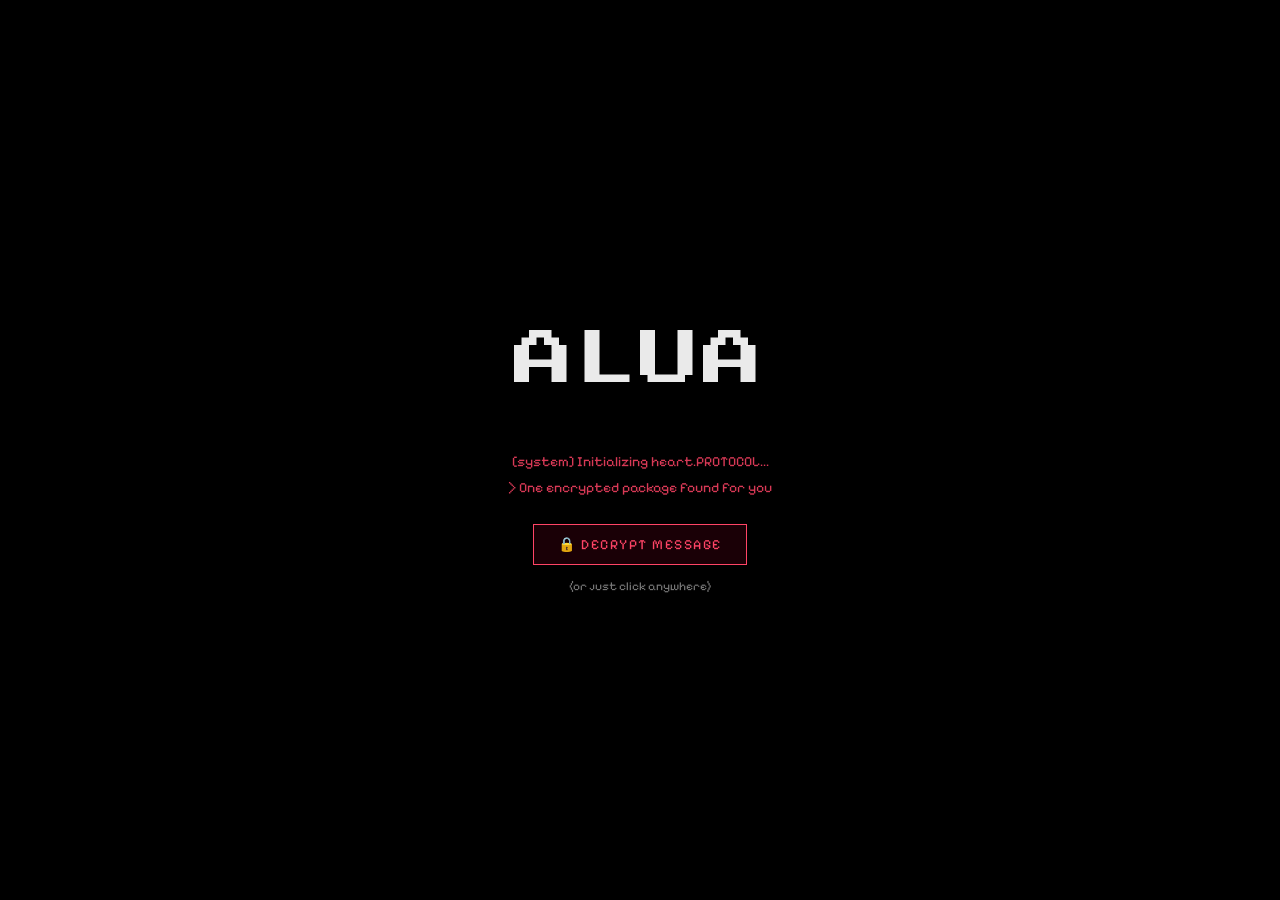
<file: alua-copy/index.html>
<!DOCTYPE html>
<html lang="en">
<head>
<meta charset="UTF-8">
<title>Heart Landing</title>
<link rel="preconnect" href="https://fonts.googleapis.com">
<link rel="preconnect" href="https://fonts.gstatic.com" crossorigin>
<link href="https://fonts.googleapis.com/css2?family=Pixelify+Sans:wght@400;700&family=Press+Start+2P&display=swap" rel="stylesheet">
<style>
  * { margin: 0; padding: 0; box-sizing: border-box; }
  html, body { height: 100%; }
  body {
    background: #000;
    color: #fff;
    font-family: 'Pixelify Sans', 'Courier New', monospace;
    overflow: hidden;
    min-height: 100vh;
    display: flex;
    align-items: center;
    justify-content: center;
  }
  #screen1 {
    text-align: center;
    color: #ff3344;
    font-size: 14px;
    line-height: 1.9;
    padding: 20px;
    z-index: 10;
  }
  #screen1 .big {
    font-size: 60px;
    color: #eaeaea;
    margin-bottom: 32px;
    font-family: 'Press Start 2P', 'Pixelify Sans', monospace;
    letter-spacing: 3px;
  }
  #screen1 .line { color: #ff4466; opacity: 0.85; }
  #screen1 .small { color: #777; font-size: 12px; margin-top: 10px; }
  #decryptBtn {
    margin-top: 22px;
    background: #1a0006;
    color: #ff4466;
    border: 1px solid #ff4466;
    padding: 11px 24px;
    font-family: inherit;
    font-size: 14px;
    cursor: pointer;
    letter-spacing: 1.5px;
    transition: background .2s;
  }
  #decryptBtn:hover { background: #4a0010; }
  #screen2 {
    display: none;
    width: 100vw;
    height: 100vh;
    position: relative;
    background: #000;
  }
  #screen2 canvas {
    position: absolute;
    top: 0;
    left: 0;
    display: block;
    width: 100%;
    height: 100%;
  }
  #matrix { z-index: 0; opacity: 0.45; }
  #heart  { z-index: 1; }
</style>
</head>
<body>
<div id="screen1">
  <div class="big">ALUA</div>
  <div class="line">[system] Initializing heart.PROTOCOL...</div>
  <div class="line">&gt; One encrypted package found for you</div>
  <button id="decryptBtn">🔒 DECRYPT MESSAGE</button>
  <div class="small">(or just click anywhere)</div>
</div>

<div id="screen2">
  <canvas id="matrix"></canvas>
  <canvas id="heart"></canvas>
</div>

<script>
const screen1 = document.getElementById('screen1');
const screen2 = document.getElementById('screen2');
const btn     = document.getElementById('decryptBtn');

function start() {
  if (screen1.style.display === 'none') return;
  screen1.style.display = 'none';
  screen2.style.display = 'block';
  setupMatrix();
  requestAnimationFrame(matrixFrame);
  drawHeart();
}
btn.addEventListener('click', start);
screen1.addEventListener('click', start);

// ===== MAZE-LIKE CODE FLOW (RGB) =====
const mxCanvas = document.getElementById('matrix');
const mx = mxCanvas.getContext('2d');
let mxW = 0, mxH = 0;
let cells = 0, rows = 0;
let walkers = [];
const CHARSET = '01<>{}[]()=+-*/!?#$%&|01アイウエオカキクケコサシスセソタチツテトナニヌネノ01';
const WORD = 'BROTHER NEAR ';
const MX_FONT = 16;

// directions (no straight UP — overall drift remains downward)
const DIRS = [
  { dc:  0, dr:  1, name: 'down'  },
  { dc: -1, dr:  0, name: 'left'  },
  { dc:  1, dr:  0, name: 'right' }
];

function pickDir(prev) {
  // weighted: prefer down, avoid 180° flip
  const weights = [];
  for (const d of DIRS) {
    if (prev && d.dc === -prev.dc && d.dr === -prev.dr) { weights.push(0); continue; }
    if (d.name === 'down')              weights.push(prev && prev.name === 'down' ? 55 : 70);
    else if (d.name === prev?.name)     weights.push(35);
    else                                weights.push(22);
  }
  const total = weights.reduce((a, b) => a + b, 0);
  let r = Math.random() * total;
  for (let i = 0; i < DIRS.length; i++) {
    r -= weights[i];
    if (r <= 0) return DIRS[i];
  }
  return DIRS[0];
}

function spawnWalker() {
  const dir = DIRS[0]; // start going down
  return {
    c: Math.floor(Math.random() * cells),
    r: -1 - Math.floor(Math.random() * 30),
    dir,
    stepsLeft: 3 + Math.floor(Math.random() * 8),
    tick: 0,
    speed: 0.20 + Math.random() * 0.55,
    hue: Math.random() * 360,
    hueSpeed: 0.3 + Math.random() * 1.2,
    isWord: Math.random() < 0.32,
    charIndex: Math.floor(Math.random() * WORD.length)
  };
}

function setupMatrix() {
  mxW = mxCanvas.width  = window.innerWidth;
  mxH = mxCanvas.height = window.innerHeight;
  cells = Math.floor(mxW / MX_FONT);
  rows  = Math.floor(mxH / MX_FONT);
  const count = Math.floor(cells * 0.85);
  walkers = [];
  for (let i = 0; i < count; i++) walkers.push(spawnWalker());
}

function matrixFrame() {
  mx.fillStyle = 'rgba(0,0,0,0.07)';
  mx.fillRect(0, 0, mxW, mxH);
  mx.font = MX_FONT + 'px "Courier New", monospace';
  mx.textBaseline = 'top';

  for (let i = 0; i < walkers.length; i++) {
    const w = walkers[i];
    w.tick += w.speed;
    if (w.tick >= 1) {
      w.tick = 0;
      w.c += w.dir.dc;
      w.r += w.dir.dr;
      w.stepsLeft -= 1;
      w.charIndex += 1;
      if (w.stepsLeft <= 0) {
        w.dir = pickDir(w.dir);
        w.stepsLeft = 2 + Math.floor(Math.random() * 9);
      }
    }

    const x = w.c * MX_FONT;
    const y = w.r * MX_FONT;
    if (y < -MX_FONT) continue;

    w.hue = (w.hue + w.hueSpeed) % 360;
    let ch;
    if (w.isWord) {
      const idx = ((w.charIndex % WORD.length) + WORD.length) % WORD.length;
      ch = WORD[idx];
    } else {
      ch = CHARSET[Math.floor(Math.random() * CHARSET.length)];
    }

    if (ch !== ' ') {
      mx.shadowColor = 'hsl(' + w.hue + ', 90%, 45%)';
      mx.shadowBlur = w.isWord ? 10 : 6;
      mx.fillStyle = w.isWord
        ? 'hsl(' + w.hue + ', 95%, 65%)'
        : 'hsl(' + w.hue + ', 85%, 50%)';
      mx.fillText(ch, x, y);
    }

    // respawn if out of bounds
    if (w.r > rows + 4 || w.c < -3 || w.c > cells + 3) {
      Object.assign(w, spawnWalker());
    }
  }
  mx.shadowBlur = 0;
  requestAnimationFrame(matrixFrame);
}

// ===== HEART =====
const canvas = document.getElementById('heart');
const ctx = canvas.getContext('2d');
let words = [];
let heartTop = 0;
let heartBottom = 0;
let animStart = 0;

function buildWords() {
  const W = canvas.width  = window.innerWidth;
  const H = canvas.height = window.innerHeight;

  const mask = document.createElement('canvas');
  mask.width = W; mask.height = H;
  const mctx = mask.getContext('2d');

  const scale = Math.min(W, H) / 38;
  const cx = W / 2;
  const cy = H / 2;

  mctx.fillStyle = '#fff';
  mctx.beginPath();
  for (let t = 0; t <= Math.PI * 2 + 0.01; t += 0.005) {
    const x = 16 * Math.pow(Math.sin(t), 3);
    const y = -(13 * Math.cos(t) - 5 * Math.cos(2*t) - 2 * Math.cos(3*t) - Math.cos(4*t));
    const px = cx + x * scale;
    const py = cy + y * scale;
    if (t === 0) mctx.moveTo(px, py);
    else mctx.lineTo(px, py);
  }
  mctx.closePath();
  mctx.fill();

  const data = mctx.getImageData(0, 0, W, H).data;

  words = [];
  const stepY = 18;
  const stepX = 64;
  let minY = Infinity, maxY = -Infinity;

  for (let y = 0; y < H; y += stepY) {
    const offset = (y / stepY) % 2 === 0 ? 0 : stepX / 2;
    for (let x = offset; x < W; x += stepX + (Math.random() - 0.5) * 12) {
      const ix = Math.floor(x);
      const iy = Math.floor(y);
      if (ix < 0 || iy < 0 || ix >= W || iy >= H) continue;
      const idx = (iy * W + ix) * 4;
      if (data[idx] > 0) {
        const jitterX = (Math.random() - 0.5) * 8;
        const jitterY = (Math.random() - 0.5) * 6;
        words.push({
          x: x + jitterX,
          y: y + jitterY,
          phase: Math.random() * Math.PI * 2,
          speed: 0.5 + Math.random() * 1.3,
          size: 14 + Math.random() * 4,
          tone: Math.random(),
          text: Math.random() < 0.5 ? 'i love u' : 'ALUA'
        });
        if (y < minY) minY = y;
        if (y > maxY) maxY = y;
      }
    }
  }
  heartTop = minY;
  heartBottom = maxY;

  const fillDuration = 2000;
  for (const w of words) {
    const k = (heartBottom - w.y) / (heartBottom - heartTop || 1);
    w.appearAt = k * fillDuration + (Math.random() * 150);
  }
}

function frame(now) {
  const t = now - animStart;
  const W = canvas.width;
  const H = canvas.height;

  ctx.clearRect(0, 0, W, H);

  for (const w of words) {
    if (t < w.appearAt) continue;
    const age = (t - w.appearAt) / 1000;
    const blink = 0.55 + 0.45 * Math.sin(age * Math.PI * w.speed + w.phase);
    const fadeIn = Math.min(1, age * 2.2);
    const alpha = blink * fadeIn;

    const r = 255;
    const g = Math.floor(20 + w.tone * 70);
    const b = Math.floor(40 + w.tone * 50);

    ctx.font = w.size + 'px "Pixelify Sans", "Press Start 2P", monospace';
    ctx.shadowColor = 'rgba(255,30,60,1)';
    ctx.shadowBlur = 12;
    ctx.fillStyle = 'rgba(' + r + ',' + g + ',' + b + ',' + (alpha * 0.95) + ')';
    ctx.fillText(w.text, w.x, w.y);
  }
  ctx.shadowBlur = 0;

  requestAnimationFrame(frame);
}

function drawHeart() {
  const run = () => {
    buildWords();
    animStart = performance.now();
    requestAnimationFrame(frame);
  };
  if (document.fonts && document.fonts.ready) {
    document.fonts.ready.then(run);
  } else {
    run();
  }
}

let resizeTimer;
window.addEventListener('resize', () => {
  if (screen2.style.display !== 'block') return;
  clearTimeout(resizeTimer);
  resizeTimer = setTimeout(() => {
    setupMatrix();
    drawHeart();
  }, 150);
});
</script>
</body>
</html>
</file>
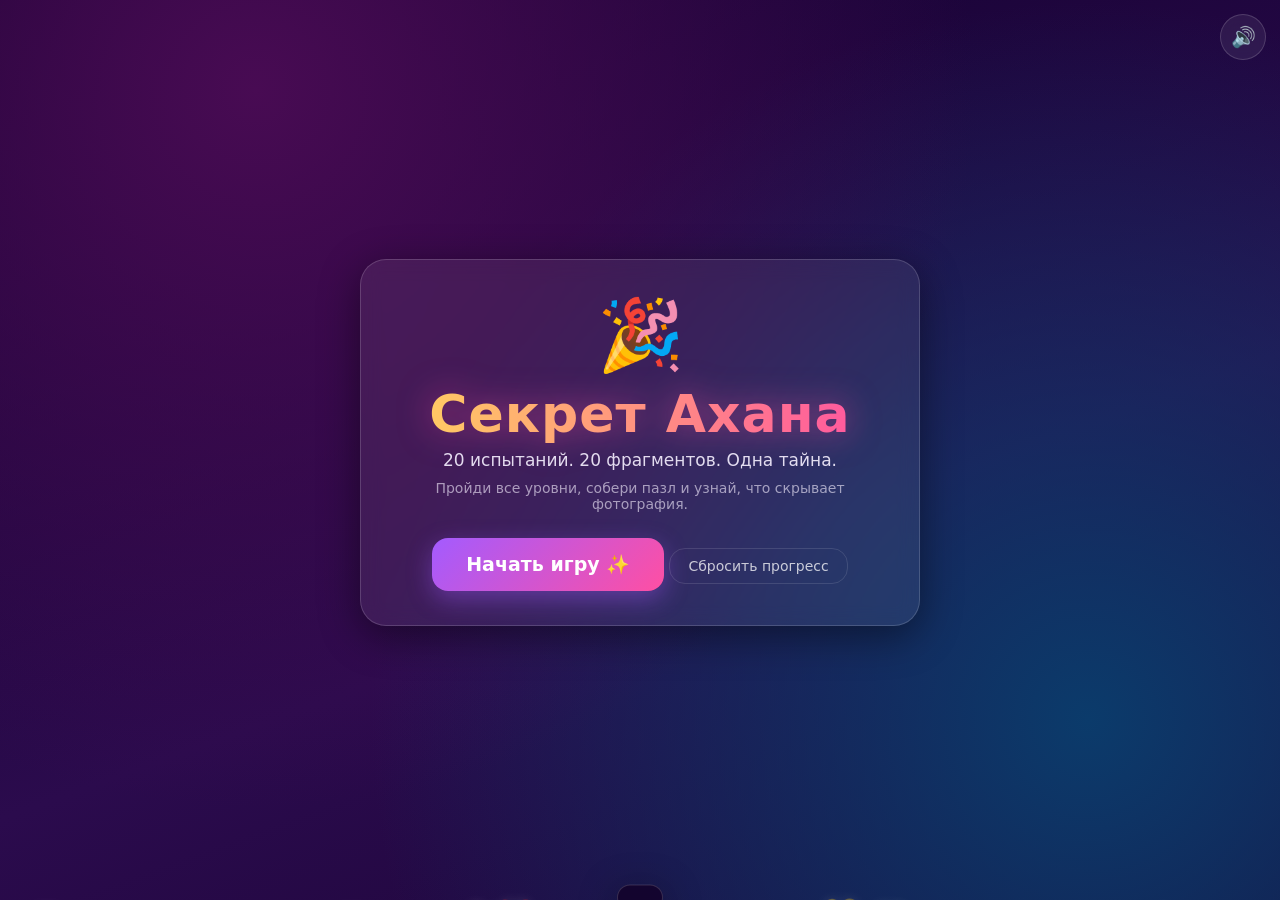
<file: birthday/index.html>
<!DOCTYPE html>
<html lang="ru">
<head>
<meta charset="UTF-8">
<meta name="viewport" content="width=device-width, initial-scale=1.0, maximum-scale=1.0, user-scalable=no">
<title>🎉 Секрет Ахана</title>
<meta name="robots" content="noindex, nofollow">
<meta name="theme-color" content="#2b0b4d">
<meta property="og:title" content="🎉 Секрет Ахана">
<meta property="og:description" content="20 мини-игр, 20 фрагментов пазла и один праздничный сюрприз">
<link rel="icon" href="data:image/svg+xml,<svg xmlns='http://www.w3.org/2000/svg' viewBox='0 0 100 100'><text y='.9em' font-size='90'>🎉</text></svg>">
<link rel="stylesheet" href="style.css">
</head>
<body>

<div class="bg-particles" id="bgParticles"></div>
<canvas id="confetti"></canvas>

<button id="soundBtn" class="sound-btn" title="Звук">🔊</button>

<!-- СТАРТ -->
<section class="screen active" id="screen-start">
  <div class="start-box">
    <div class="cake-emoji">🎉</div>
    <h1 class="title-glow">Секрет Ахана</h1>
    <p class="subtitle">20 испытаний. 20 фрагментов. Одна тайна.</p>
    <p class="hint-text">Пройди все уровни, собери пазл и узнай, что скрывает фотография.</p>
    <button class="btn btn-big" id="btnStart">Начать игру ✨</button>
    <button class="btn btn-ghost" id="btnReset">Сбросить прогресс</button>
  </div>
</section>

<!-- КАРТА -->
<section class="screen" id="screen-map">
  <h2 class="screen-title">Карта приключения</h2>
  <div class="progress-line"><div class="progress-fill" id="progressFill"></div></div>
  <p class="progress-text" id="progressText"></p>
  <div class="map-grid" id="mapGrid"></div>
  <div class="pieces-bar" id="piecesBar"></div>
  <button class="btn btn-big btn-final" id="btnGoPuzzle" disabled>🧩 Собрать пазл</button>
</section>

<!-- УРОВЕНЬ -->
<section class="screen" id="screen-level">
  <div class="level-head">
    <button class="btn btn-ghost btn-back" id="btnBack">← Карта</button>
    <div>
      <h2 class="level-title" id="levelTitle"></h2>
      <p class="level-desc" id="levelDesc"></p>
    </div>
    <div class="level-status" id="levelStatus"></div>
  </div>
  <div class="level-host" id="levelHost"></div>
</section>

<!-- НАГРАДА -->
<section class="screen" id="screen-reward">
  <div class="start-box">
    <h2 class="title-glow">Фрагмент получен!</h2>
    <div class="reward-piece" id="rewardPiece"></div>
    <p class="subtitle" id="rewardText"></p>
    <button class="btn btn-big" id="btnRewardNext">Дальше →</button>
  </div>
</section>

<!-- ПАЗЛ -->
<section class="screen" id="screen-puzzle">
  <h2 class="screen-title">Финальная сборка</h2>
  <p class="subtitle small">Перетащи 20 фрагментов на свои места — они прилипнут сами.</p>
  <div class="puzzle-toolbar">
    <span class="puzzle-count" id="puzzleCount">0 / 20</span>
    <button class="btn btn-ghost" id="btnHint">👀 Подсказка</button>
  </div>
  <div class="puzzle-stage" id="puzzleStage">
    <div class="puzzle-board" id="puzzleBoard"></div>
    <div class="puzzle-tray" id="puzzleTray"></div>
  </div>
</section>

<!-- ФИНАЛ -->
<section class="screen" id="screen-final">
  <div class="final-box">
    <div class="final-photo-wrap"><img id="finalPhoto" src="assets/family.jpeg" alt="Финальное фото"></div>
    <h1 class="final-title">🎉 С Днём Рождения, Гульнара! 🎉</h1>
    <p class="final-sub">«Пусть все мечты сбываются!»</p>

    <div class="credits" id="credits">
      <div class="credits-roll">
        <p class="cr-big">🎬 ТИТРЫ 🎬</p>
        <p class="cr-role">Автор идеи</p><p class="cr-name">Ахан</p>
        <p class="cr-role">Создал</p><p class="cr-name">Ахан</p>
        <p class="cr-role">Сценарий и постановка</p><p class="cr-name">Ахан</p>
        <p class="cr-role">Главный тестировщик</p><p class="cr-name">Ахан</p>
        <p class="cr-role">Отдел смешных шуток</p><p class="cr-name">Ахан</p>
        <p class="cr-role">Спонсор всех тортов</p><p class="cr-name">Ахан (пока в кредит)</p>
        <p class="cr-big">Ахан молодец 👏</p>
        <p class="cr-role">Ахан вообще молодец</p><p class="cr-name">это подтверждено</p>
        <p class="cr-big">💸 Ахан хочет, чтобы вы срочно пополнили ему каспи 10 000 ₸ 💸</p>
        <p class="cr-role">Это не реклама</p><p class="cr-name">это крик души</p>
        <p class="cr-role">Каспи Ахана</p><p class="cr-name">спросите у Ахана</p>
        <p class="cr-role">Съёмочная группа благодарит</p><p class="cr-name">Гульнару — за всё 💜</p>
        <p class="cr-role">Отдельное спасибо</p><p class="cr-name">Алуа, Галимжану и Рахиму<br>(за то, что убегали)</p>
        <p class="cr-role">Ни один торт</p><p class="cr-name">не пострадал… почти</p>
        <p class="cr-big">🎉 С Днём Рождения, Гульнара! 🎉</p>
        <p class="cr-name">Мы тебя очень любим</p>
        <p class="cr-role">The End</p>
      </div>
    </div>

    <button class="btn btn-big" id="btnAgain">Играть снова 🔁</button>
  </div>
</section>

<div class="toast" id="toast"></div>

<script src="script.js"></script>
</body>
</html>
</file>
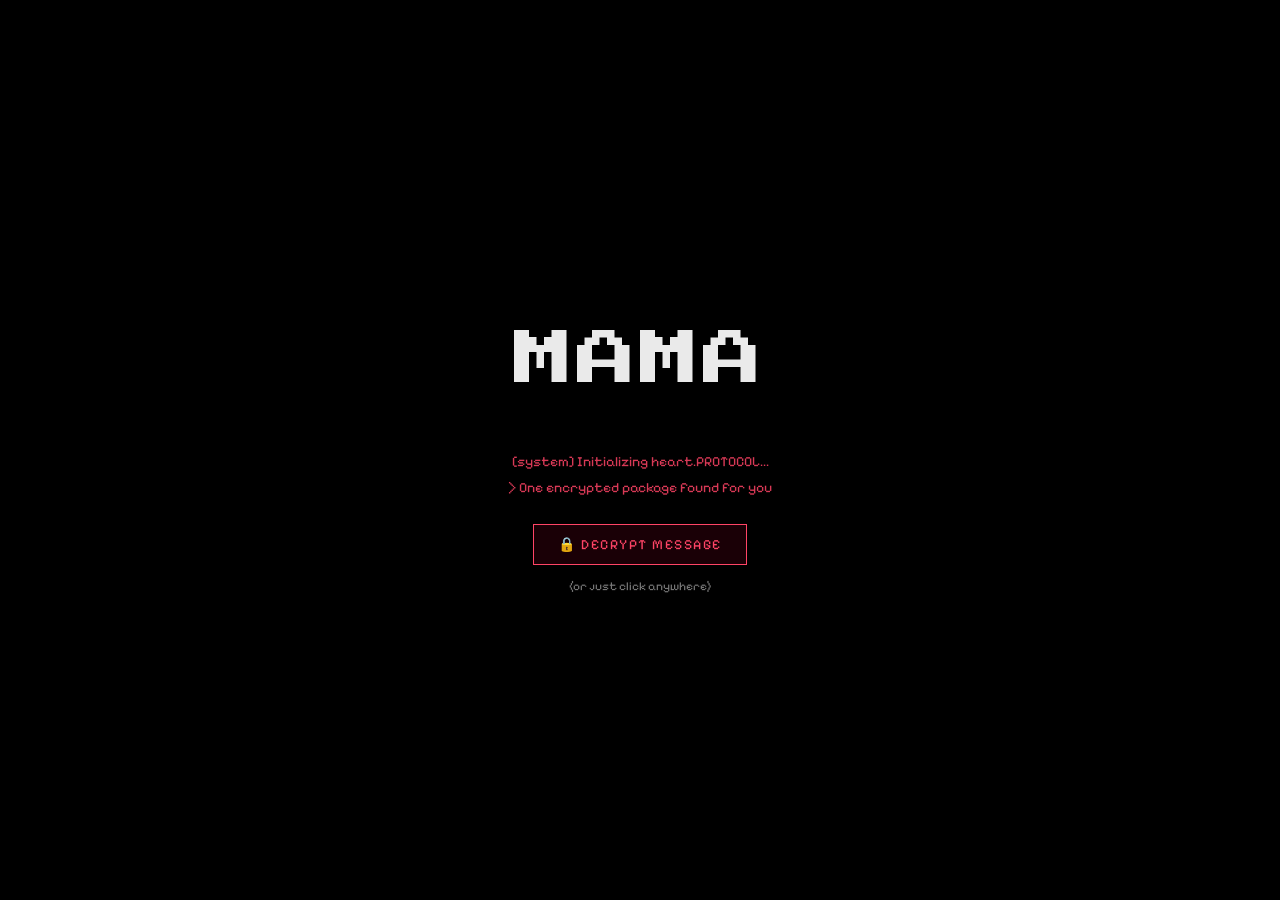
<file: mama/index.html>
<!DOCTYPE html>
<html lang="en">
<head>
<meta charset="UTF-8">
<title>Heart Landing</title>
<link rel="preconnect" href="https://fonts.googleapis.com">
<link rel="preconnect" href="https://fonts.gstatic.com" crossorigin>
<link href="https://fonts.googleapis.com/css2?family=Pixelify+Sans:wght@400;700&family=Press+Start+2P&display=swap" rel="stylesheet">
<style>
  * { margin: 0; padding: 0; box-sizing: border-box; }
  html, body { height: 100%; }
  body {
    background: #000;
    color: #fff;
    font-family: 'Pixelify Sans', 'Courier New', monospace;
    overflow: hidden;
    min-height: 100vh;
    display: flex;
    align-items: center;
    justify-content: center;
  }
  #screen1 {
    text-align: center;
    color: #ff3344;
    font-size: 14px;
    line-height: 1.9;
    padding: 20px;
    z-index: 10;
  }
  #screen1 .big {
    font-size: 60px;
    color: #eaeaea;
    margin-bottom: 32px;
    font-family: 'Press Start 2P', 'Pixelify Sans', monospace;
    letter-spacing: 3px;
  }
  #screen1 .line { color: #ff4466; opacity: 0.85; }
  #screen1 .small { color: #777; font-size: 12px; margin-top: 10px; }
  #decryptBtn {
    margin-top: 22px;
    background: #1a0006;
    color: #ff4466;
    border: 1px solid #ff4466;
    padding: 11px 24px;
    font-family: inherit;
    font-size: 14px;
    cursor: pointer;
    letter-spacing: 1.5px;
    transition: background .2s;
  }
  #decryptBtn:hover { background: #4a0010; }
  #screen2 {
    display: none;
    width: 100vw;
    height: 100vh;
    position: relative;
    background: #000;
  }
  #screen2 canvas {
    position: absolute;
    top: 0;
    left: 0;
    display: block;
    width: 100%;
    height: 100%;
  }
  #matrix { z-index: 0; opacity: 0.45; }
  #heart  { z-index: 1; }
</style>
</head>
<body>
<div id="screen1">
  <div class="big">MAMA</div>
  <div class="line">[system] Initializing heart.PROTOCOL...</div>
  <div class="line">&gt; One encrypted package found for you</div>
  <button id="decryptBtn">🔒 DECRYPT MESSAGE</button>
  <div class="small">(or just click anywhere)</div>
</div>

<div id="screen2">
  <canvas id="matrix"></canvas>
  <canvas id="heart"></canvas>
</div>

<script>
const screen1 = document.getElementById('screen1');
const screen2 = document.getElementById('screen2');
const btn     = document.getElementById('decryptBtn');

function start() {
  if (screen1.style.display === 'none') return;
  screen1.style.display = 'none';
  screen2.style.display = 'block';
  setupMatrix();
  requestAnimationFrame(matrixFrame);
  drawHeart();
}
btn.addEventListener('click', start);
screen1.addEventListener('click', start);

// ===== MAZE-LIKE CODE FLOW (RGB) =====
const mxCanvas = document.getElementById('matrix');
const mx = mxCanvas.getContext('2d');
let mxW = 0, mxH = 0;
let cells = 0, rows = 0;
let walkers = [];
const CHARSET = '01<>{}[]()=+-*/!?#$%&|01アイウエオカキクケコサシスセソタチツテトナニヌネノ01';
const WORD = 'GALA ';
const MX_FONT = 16;

// directions (no straight UP — overall drift remains downward)
const DIRS = [
  { dc:  0, dr:  1, name: 'down'  },
  { dc: -1, dr:  0, name: 'left'  },
  { dc:  1, dr:  0, name: 'right' }
];

function pickDir(prev) {
  // weighted: prefer down, avoid 180° flip
  const weights = [];
  for (const d of DIRS) {
    if (prev && d.dc === -prev.dc && d.dr === -prev.dr) { weights.push(0); continue; }
    if (d.name === 'down')              weights.push(prev && prev.name === 'down' ? 55 : 70);
    else if (d.name === prev?.name)     weights.push(35);
    else                                weights.push(22);
  }
  const total = weights.reduce((a, b) => a + b, 0);
  let r = Math.random() * total;
  for (let i = 0; i < DIRS.length; i++) {
    r -= weights[i];
    if (r <= 0) return DIRS[i];
  }
  return DIRS[0];
}

function spawnWalker() {
  const dir = DIRS[0]; // start going down
  return {
    c: Math.floor(Math.random() * cells),
    r: -1 - Math.floor(Math.random() * 30),
    dir,
    stepsLeft: 3 + Math.floor(Math.random() * 8),
    tick: 0,
    speed: 0.06 + Math.random() * 0.18,
    hue: 120,
    hueSpeed: 0,
    isWord: Math.random() < 0.32,
    charIndex: Math.floor(Math.random() * WORD.length)
  };
}

function setupMatrix() {
  mxW = mxCanvas.width  = window.innerWidth;
  mxH = mxCanvas.height = window.innerHeight;
  cells = Math.floor(mxW / MX_FONT);
  rows  = Math.floor(mxH / MX_FONT);
  const count = Math.floor(cells * 0.85);
  walkers = [];
  for (let i = 0; i < count; i++) walkers.push(spawnWalker());
}

function matrixFrame() {
  mx.fillStyle = 'rgba(0,0,0,0.07)';
  mx.fillRect(0, 0, mxW, mxH);
  mx.font = MX_FONT + 'px "Courier New", monospace';
  mx.textBaseline = 'top';

  for (let i = 0; i < walkers.length; i++) {
    const w = walkers[i];
    w.tick += w.speed;
    if (w.tick >= 1) {
      w.tick = 0;
      w.c += w.dir.dc;
      w.r += w.dir.dr;
      w.stepsLeft -= 1;
      w.charIndex += 1;
      if (w.stepsLeft <= 0) {
        w.dir = pickDir(w.dir);
        w.stepsLeft = 2 + Math.floor(Math.random() * 9);
      }
    }

    const x = w.c * MX_FONT;
    const y = w.r * MX_FONT;
    if (y < -MX_FONT) continue;

    w.hue = (w.hue + w.hueSpeed) % 360;
    let ch;
    if (w.isWord) {
      const idx = ((w.charIndex % WORD.length) + WORD.length) % WORD.length;
      ch = WORD[idx];
    } else {
      ch = CHARSET[Math.floor(Math.random() * CHARSET.length)];
    }

    if (ch !== ' ') {
      mx.shadowColor = 'hsl(120, 100%, 45%)';
      mx.shadowBlur = w.isWord ? 12 : 8;
      mx.fillStyle = w.isWord
        ? 'hsl(120, 100%, 70%)'
        : 'hsl(120, 100%, 55%)';
      mx.fillText(ch, x, y);
    }

    // respawn if out of bounds
    if (w.r > rows + 4 || w.c < -3 || w.c > cells + 3) {
      Object.assign(w, spawnWalker());
    }
  }
  mx.shadowBlur = 0;
  requestAnimationFrame(matrixFrame);
}

// ===== HEART =====
const canvas = document.getElementById('heart');
const ctx = canvas.getContext('2d');
let words = [];
let heartTop = 0;
let heartBottom = 0;
let animStart = 0;

function buildWords() {
  const W = canvas.width  = window.innerWidth;
  const H = canvas.height = window.innerHeight;

  const mask = document.createElement('canvas');
  mask.width = W; mask.height = H;
  const mctx = mask.getContext('2d');

  const scale = Math.min(W, H) / 38;
  const cx = W / 2;
  const cy = H / 2;

  mctx.fillStyle = '#fff';
  mctx.beginPath();
  for (let t = 0; t <= Math.PI * 2 + 0.01; t += 0.005) {
    const x = 16 * Math.pow(Math.sin(t), 3);
    const y = -(13 * Math.cos(t) - 5 * Math.cos(2*t) - 2 * Math.cos(3*t) - Math.cos(4*t));
    const px = cx + x * scale;
    const py = cy + y * scale;
    if (t === 0) mctx.moveTo(px, py);
    else mctx.lineTo(px, py);
  }
  mctx.closePath();
  mctx.fill();

  const data = mctx.getImageData(0, 0, W, H).data;

  words = [];
  const stepY = 18;
  const stepX = 64;
  let minY = Infinity, maxY = -Infinity;

  for (let y = 0; y < H; y += stepY) {
    const offset = (y / stepY) % 2 === 0 ? 0 : stepX / 2;
    for (let x = offset; x < W; x += stepX + (Math.random() - 0.5) * 12) {
      const ix = Math.floor(x);
      const iy = Math.floor(y);
      if (ix < 0 || iy < 0 || ix >= W || iy >= H) continue;
      const idx = (iy * W + ix) * 4;
      if (data[idx] > 0) {
        const jitterX = (Math.random() - 0.5) * 8;
        const jitterY = (Math.random() - 0.5) * 6;
        words.push({
          x: x + jitterX,
          y: y + jitterY,
          phase: Math.random() * Math.PI * 2,
          speed: 0.5 + Math.random() * 1.3,
          size: 14 + Math.random() * 4,
          tone: Math.random(),
          text: Math.random() < 0.5 ? 'i love u' : 'GULNARA'
        });
        if (y < minY) minY = y;
        if (y > maxY) maxY = y;
      }
    }
  }
  heartTop = minY;
  heartBottom = maxY;

  const fillDuration = 2000;
  for (const w of words) {
    const k = (heartBottom - w.y) / (heartBottom - heartTop || 1);
    w.appearAt = k * fillDuration + (Math.random() * 150);
  }
}

function frame(now) {
  const t = now - animStart;
  const W = canvas.width;
  const H = canvas.height;

  ctx.clearRect(0, 0, W, H);

  for (const w of words) {
    if (t < w.appearAt) continue;
    const age = (t - w.appearAt) / 1000;
    const blink = 0.55 + 0.45 * Math.sin(age * Math.PI * w.speed + w.phase);
    const fadeIn = Math.min(1, age * 2.2);
    const alpha = blink * fadeIn;

    const r = 255;
    const g = Math.floor(40 + w.tone * 60);
    const b = Math.floor(180 + w.tone * 60);

    ctx.font = w.size + 'px "Pixelify Sans", "Press Start 2P", monospace';
    ctx.shadowColor = 'rgba(255,80,200,1)';
    ctx.shadowBlur = 14;
    ctx.fillStyle = 'rgba(' + r + ',' + g + ',' + b + ',' + (alpha * 0.95) + ')';
    ctx.fillText(w.text, w.x, w.y);
  }
  ctx.shadowBlur = 0;

  requestAnimationFrame(frame);
}

function drawHeart() {
  const run = () => {
    buildWords();
    animStart = performance.now();
    requestAnimationFrame(frame);
  };
  if (document.fonts && document.fonts.ready) {
    document.fonts.ready.then(run);
  } else {
    run();
  }
}

let resizeTimer;
window.addEventListener('resize', () => {
  if (screen2.style.display !== 'block') return;
  clearTimeout(resizeTimer);
  resizeTimer = setTimeout(() => {
    setupMatrix();
    drawHeart();
  }, 150);
});
</script>
</body>
</html>
</file>
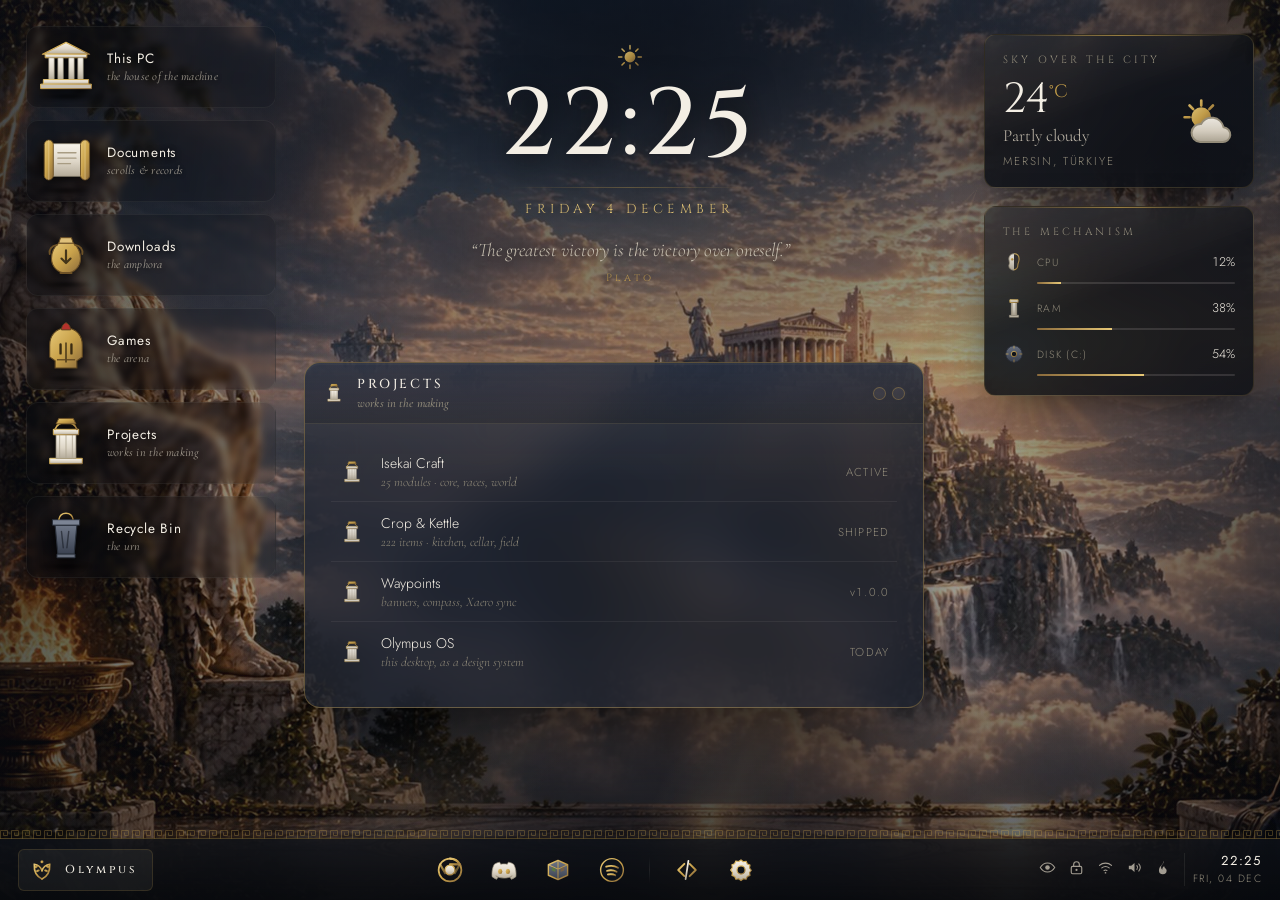
<file: olympus/index.html>
<!doctype html>
<html lang="en">
<head>
<meta charset="utf-8">
<meta name="viewport" content="width=device-width,initial-scale=1">
<link rel="icon" href="../favicon.png">
<style>*{box-sizing:border-box}img{max-width:100%}body{margin:0;font:14px system-ui}</style>
<title>Olympus OS</title>
<link rel="preconnect" href="https://fonts.googleapis.com">
<link rel="preconnect" href="https://fonts.gstatic.com" crossorigin>
<link rel="stylesheet" href="https://fonts.googleapis.com/css2?family=Cinzel:wght@400;500;600&family=Cormorant+Garamond:ital,wght@0,300;0,400;0,600;1,300&family=Jost:wght@300;400;500&display=swap">
<style>
/* ============================================================
   OLYMPUS OS — design tokens
   One committed visual world: obsidian night, marble, aged gold.
   ============================================================ */
:root{
  --obsidian:#0A0C11;
  --graphite:#151A23;
  --slate:#1E2531;
  --midnight:#16233D;
  --marble:#F3EEE4;
  --marble-dim:#C8C0B1;
  --marble-mute:#8E8878;
  --gold:#C9A24B;
  --gold-bright:#E7C877;
  --bronze:#8A6A3B;
  --amber:#F0B963;

  --glass:rgba(12,15,21,.62);
  --glass-hi:rgba(28,34,46,.72);
  --hairline:rgba(201,162,75,.34);
  --hairline-soft:rgba(201,162,75,.16);
  --marble-veil:rgba(243,238,228,.08);

  --shadow-lift:0 18px 46px -18px rgba(0,0,0,.82);
  --shadow-window:0 42px 90px -30px rgba(0,0,0,.9), 0 2px 0 rgba(243,238,228,.05) inset;
  --glow-gold:0 0 22px rgba(201,162,75,.30);

  --blur:18px;
  --r-sm:6px; --r-md:12px; --r-lg:16px;

  --s1:4px; --s2:8px; --s3:12px; --s4:18px; --s5:26px; --s6:40px; --s7:64px;

  --ease-spring:cubic-bezier(.22,.96,.3,1.04);
  --ease-calm:cubic-bezier(.4,0,.2,1);

  --meander:url("data:image/svg+xml,%3Csvg xmlns='http://www.w3.org/2000/svg' width='22' height='11' viewBox='0 0 22 11'%3E%3Cpath d='M0.5 10.5V2.5h7v5h-4v-3' fill='none' stroke='%23C9A24B' stroke-width='1'/%3E%3Cpath d='M11.5 10.5V2.5h7v5h-4v-3' fill='none' stroke='%23C9A24B' stroke-width='1'/%3E%3C/svg%3E");
  --taskbar-h:62px;
}

*{box-sizing:border-box}
html,body{height:100%}
body{
  margin:0;
  background:var(--obsidian);
  color:var(--marble);
  font-family:"Jost","Avenir Next",system-ui,sans-serif;
  font-weight:300;
  -webkit-font-smoothing:antialiased;
  overflow:hidden;
}
button{font:inherit;color:inherit;background:none;border:0;padding:0;cursor:pointer}
:focus-visible{outline:1px solid var(--gold-bright);outline-offset:3px}

/* ============================================================
   WALLPAPER — the world the UI lives inside
   ============================================================ */
#desktop{position:fixed;inset:0;overflow:hidden;isolation:isolate}

.wall{position:absolute;inset:0;z-index:0}
.wall img{
  position:absolute;inset:0;width:100%;height:100%;
  object-fit:cover;object-position:52% 42%;
  filter:saturate(.88) contrast(1.04) brightness(.82);
}
/* atmospheric grading so UI chrome always has a ground to sit on */
.wall::after{
  content:"";position:absolute;inset:0;
  background:
    radial-gradient(120% 70% at 50% 6%, rgba(10,12,17,.72) 0%, rgba(10,12,17,0) 55%),
    radial-gradient(90% 60% at 50% 100%, rgba(10,12,17,.88) 0%, rgba(10,12,17,0) 62%),
    linear-gradient(90deg, rgba(10,12,17,.55) 0%, rgba(10,12,17,0) 26%, rgba(10,12,17,0) 74%, rgba(10,12,17,.5) 100%),
    linear-gradient(180deg, rgba(22,35,61,.22), rgba(10,12,17,.18));
}
/* very cheap god-rays: one transform-only layer */
.rays{
  position:absolute;inset:-20% -10% 0;z-index:1;pointer-events:none;
  background:conic-gradient(from 196deg at 72% 34%,
    rgba(240,185,99,0) 0deg, rgba(240,185,99,.10) 6deg, rgba(240,185,99,0) 12deg,
    rgba(240,185,99,0) 20deg, rgba(240,185,99,.07) 25deg, rgba(240,185,99,0) 31deg,
    rgba(240,185,99,0) 360deg);
  mix-blend-mode:screen;opacity:.75;
  animation:drift 42s var(--ease-calm) infinite alternate;
  will-change:transform;
}
@keyframes drift{from{transform:translate3d(0,0,0) rotate(-.5deg)}to{transform:translate3d(-1.2%,.6%,0) rotate(.6deg)}}

/* ============================================================
   DESKTOP LAYOUT
   ============================================================ */
.stage{
  position:absolute;inset:0 0 var(--taskbar-h) 0;z-index:2;
  display:grid;
  grid-template-columns:minmax(210px,250px) 1fr minmax(230px,270px);
  grid-template-rows:auto 1fr;
  gap:var(--s5);
  padding:var(--s5) var(--s5) 0;
}

/* ---------- desktop icons on marble pedestals ---------- */
.shelf{grid-column:1;grid-row:1/3;display:flex;flex-direction:column;gap:var(--s3);align-content:start}

.icon{
  position:relative;display:grid;grid-template-columns:58px 1fr;align-items:center;gap:var(--s3);
  padding:10px 14px 12px 10px;border:1px solid rgba(243,238,228,.05);border-radius:var(--r-md);
  text-align:left;color:var(--marble);
  background:linear-gradient(100deg, rgba(10,12,17,.42), rgba(10,12,17,.12));
  -webkit-backdrop-filter:blur(3px);backdrop-filter:blur(3px);
  transition:transform .28s var(--ease-spring), border-color .28s var(--ease-calm), background .28s var(--ease-calm);
}
/* pedestal: the icon stands ON the world, it is not pasted over it */
.icon::before{
  content:"";position:absolute;left:12px;bottom:6px;width:54px;height:9px;border-radius:50%;
  background:radial-gradient(ellipse at 50% 50%, rgba(0,0,0,.62), rgba(0,0,0,0) 70%);
  filter:blur(1px);transition:transform .28s var(--ease-spring),opacity .28s;
}
.icon::after{
  content:"";position:absolute;inset:auto 0 0 0;height:1px;
  background:var(--meander);background-repeat:repeat-x;
  opacity:0;transform:scaleX(.5);transform-origin:left;
  height:11px;bottom:-2px;
  transition:opacity .3s var(--ease-calm),transform .45s var(--ease-spring);
}
.icon:hover,.icon:focus-visible{
  transform:scale(1.03);
  background:linear-gradient(100deg, rgba(201,162,75,.12), rgba(20,25,34,.42));
  border-color:var(--hairline);
}
.icon:hover::after,.icon:focus-visible::after{opacity:.85;transform:scaleX(1)}
.icon:hover .glyph{filter:drop-shadow(0 0 10px rgba(231,200,119,.45))}
.icon:active{transform:scale(.985)}

.glyph{width:58px;height:58px;display:block;filter:drop-shadow(0 3px 6px rgba(0,0,0,.75));
  transition:filter .3s var(--ease-calm),transform .3s var(--ease-spring)}
.icon .label{
  font-family:"Jost",sans-serif;font-weight:400;font-size:13.5px;letter-spacing:.06em;
  color:var(--marble);text-shadow:0 1px 6px rgba(0,0,0,.9);
}
.icon .sub{
  display:block;font-family:"Cormorant Garamond",serif;font-style:italic;font-size:12px;
  color:var(--marble-dim);opacity:.78;letter-spacing:.02em;margin-top:1px;text-shadow:0 1px 5px rgba(0,0,0,.95);
}

/* ---------- clock ---------- */
.oracle{
  grid-column:2;grid-row:1;justify-self:center;text-align:center;
  padding-top:var(--s4);max-width:560px;
}
.oracle .sunmark{display:block;margin:0 auto var(--s3);width:26px;height:26px;opacity:.85}
.time{
  font-family:"Cinzel",serif;font-weight:500;
  font-size:clamp(56px,7.4vw,104px);line-height:.92;letter-spacing:.06em;
  color:var(--marble);
  font-variant-numeric:tabular-nums;
  text-shadow:0 2px 30px rgba(0,0,0,.75), 0 0 60px rgba(240,185,99,.10);
  position:relative;
}
/* one warm sunlight bloom on the glyphs, once per minute */
.time{animation:bloom 60s linear infinite}
@keyframes bloom{
  0%{text-shadow:0 2px 30px rgba(0,0,0,.75), 0 0 60px rgba(240,185,99,.10)}
  4%{text-shadow:0 2px 30px rgba(0,0,0,.75), 0 0 26px rgba(255,228,170,.55), 0 0 90px rgba(240,185,99,.30)}
  12%,100%{text-shadow:0 2px 30px rgba(0,0,0,.75), 0 0 60px rgba(240,185,99,.10)}
}

.minute-rule{
  width:min(360px,72%);height:1px;margin:var(--s4) auto var(--s3);
  background:linear-gradient(90deg,rgba(201,162,75,0),var(--hairline),rgba(201,162,75,0));
  position:relative;
}
.minute-rule i{
  position:absolute;left:0;top:-1px;height:3px;width:100%;
  background:linear-gradient(90deg,rgba(231,200,119,0),var(--gold-bright));
  transform-origin:left;transform:scaleX(0);
  animation:minute 60s linear infinite;
  box-shadow:var(--glow-gold);
}
@keyframes minute{from{transform:scaleX(0)}to{transform:scaleX(1)}}

.datum{
  font-family:"Cinzel",serif;font-size:13px;letter-spacing:.34em;text-transform:uppercase;
  color:var(--gold-bright);opacity:.9;
}
.maxim{
  margin:var(--s4) auto 0;max-width:44ch;
  font-family:"Cormorant Garamond",serif;font-style:italic;font-weight:300;
  font-size:19px;line-height:1.5;color:var(--marble-dim);
  text-wrap:balance;text-shadow:0 1px 12px rgba(0,0,0,.85);
}
.maxim span{display:block;margin-top:6px;font-style:normal;font-family:"Cinzel",serif;font-size:10.5px;letter-spacing:.3em;color:var(--gold);opacity:.75;text-shadow:0 1px 8px rgba(0,0,0,.9)}

/* ---------- right HUD: weather + system ---------- */
.hud{grid-column:3;grid-row:1;display:flex;flex-direction:column;gap:var(--s4);padding-top:var(--s2)}

.tablet{
  position:relative;
  background:linear-gradient(160deg, rgba(243,238,228,.10), rgba(12,15,21,.55) 46%), var(--glass);
  -webkit-backdrop-filter:blur(var(--blur)) saturate(1.15);
  backdrop-filter:blur(var(--blur)) saturate(1.15);
  border:1px solid var(--hairline-soft);
  border-radius:var(--r-md);
  box-shadow:var(--shadow-lift);
  padding:var(--s4);
}
/* engraved top edge */
.tablet::before{
  content:"";position:absolute;left:var(--s4);right:var(--s4);top:0;height:1px;
  background:linear-gradient(90deg,rgba(201,162,75,0),var(--gold),rgba(201,162,75,0));opacity:.7;
}
.tablet h3{
  margin:0 0 var(--s3);font-family:"Cinzel",serif;font-weight:400;font-size:10.5px;
  letter-spacing:.3em;text-transform:uppercase;color:var(--marble-mute);
}

.weather{display:grid;grid-template-columns:1fr auto;align-items:center;gap:var(--s3)}
.temp{font-family:"Cinzel",serif;font-size:42px;line-height:1;color:var(--marble);font-variant-numeric:tabular-nums}
.temp sup{font-size:18px;top:-.7em;color:var(--gold)}
.sky{font-family:"Cormorant Garamond",serif;font-size:17px;color:var(--marble-dim);margin-top:4px}
.where{font-size:11.5px;letter-spacing:.16em;text-transform:uppercase;color:var(--marble-mute);margin-top:7px}
.weather svg{width:54px;height:54px;opacity:.95}

.meters{display:flex;flex-direction:column;gap:var(--s3)}
.meter{display:grid;grid-template-columns:22px 1fr auto;align-items:center;gap:var(--s3);font-size:12.5px}
.meter svg{width:22px;height:22px;opacity:.9}
.meter .name{grid-column:2;letter-spacing:.12em;text-transform:uppercase;font-size:10.5px;color:var(--marble-mute)}
.meter .val{font-variant-numeric:tabular-nums;color:var(--marble);font-size:12.5px}
.meter .track{
  grid-column:2/4;height:2px;border-radius:2px;background:rgba(243,238,228,.13);overflow:hidden;margin-top:-4px;
}
.meter .track i{
  display:block;height:100%;width:0;
  background:linear-gradient(90deg,var(--bronze),var(--gold-bright));
  box-shadow:0 0 8px rgba(201,162,75,.5);
  transition:width 1.2s var(--ease-calm);
}

/* ============================================================
   WINDOWS — obsidian glass + marble + gold
   ============================================================ */
.win{
  position:absolute;z-index:40;
  width:min(620px,86vw);
  background:
    linear-gradient(180deg, rgba(243,238,228,.09), rgba(243,238,228,0) 120px),
    var(--glass-hi);
  -webkit-backdrop-filter:blur(26px) saturate(1.2);
  backdrop-filter:blur(26px) saturate(1.2);
  border:1px solid var(--hairline);
  border-radius:var(--r-lg);
  box-shadow:var(--shadow-window);
  overflow:hidden;
  animation:raise .42s var(--ease-spring) both;
  transform-origin:var(--ox,20%) var(--oy,60%);
}
@keyframes raise{
  from{opacity:0;transform:translateY(14px) scale(.94)}
  to{opacity:1;transform:translateY(0) scale(1)}
}
.win.closing{animation:lower .2s var(--ease-calm) both}
@keyframes lower{to{opacity:0;transform:translateY(10px) scale(.96)}}
.win.min{display:none}

.bar{
  display:grid;grid-template-columns:auto 1fr auto;align-items:center;gap:var(--s3);
  padding:12px var(--s4);cursor:grab;
  border-bottom:1px solid var(--hairline-soft);
  background:linear-gradient(180deg, rgba(22,35,61,.42), rgba(10,12,17,.2));
}
.bar:active{cursor:grabbing}
.bar .crest{width:22px;height:22px}
.bar h2{
  margin:0;font-family:"Cinzel",serif;font-weight:500;font-size:13px;
  letter-spacing:.22em;text-transform:uppercase;color:var(--marble);
}
.bar h2 em{
  display:block;font-family:"Cormorant Garamond",serif;font-style:italic;text-transform:none;
  letter-spacing:.01em;font-size:12.5px;color:var(--marble-mute);margin-top:2px;
}
.ctrls{display:flex;gap:6px}
.ctrls button{
  width:13px;height:13px;border-radius:50%;border:1px solid var(--hairline);
  background:rgba(243,238,228,.06);transition:background .2s,box-shadow .2s,transform .2s var(--ease-spring);
}
.ctrls button:hover{background:var(--gold);box-shadow:var(--glow-gold);transform:scale(1.12)}
.ctrls .x:hover{background:#B4542F}

.body{padding:var(--s4) var(--s5) var(--s5);max-height:min(420px,52vh);overflow:auto}
.body::-webkit-scrollbar{width:8px}
.body::-webkit-scrollbar-thumb{background:rgba(201,162,75,.3);border-radius:8px}

/* window content primitives */
.rows{display:flex;flex-direction:column}
.row{
  display:grid;grid-template-columns:30px 1fr auto;align-items:center;gap:var(--s3);
  padding:11px 8px;border-bottom:1px solid rgba(243,238,228,.06);
  transition:background .2s var(--ease-calm),padding-left .24s var(--ease-spring);
}
.row:last-child{border-bottom:0}
.row:hover{background:linear-gradient(90deg, rgba(201,162,75,.13), rgba(201,162,75,0));padding-left:14px}
.row svg{width:26px;height:26px;opacity:.92}
.row .t{font-size:14px;color:var(--marble)}
.row .d{font-family:"Cormorant Garamond",serif;font-style:italic;font-size:13px;color:var(--marble-mute);margin-top:1px}
.row .m{font-size:11.5px;letter-spacing:.1em;color:var(--marble-mute);font-variant-numeric:tabular-nums;text-align:right}

.drives{display:flex;flex-direction:column;gap:var(--s4)}
.drive{display:grid;grid-template-columns:34px 1fr;gap:var(--s3);align-items:center}
.drive svg{width:34px;height:34px}
.drive .hd{display:flex;justify-content:space-between;align-items:baseline;gap:var(--s3)}
.drive .hd b{font-weight:400;font-size:14px;letter-spacing:.04em}
.drive .hd span{font-size:11.5px;color:var(--marble-mute);font-variant-numeric:tabular-nums}
.drive .track{height:3px;background:rgba(243,238,228,.12);border-radius:3px;margin-top:8px;overflow:hidden}
.drive .track i{display:block;height:100%;background:linear-gradient(90deg,var(--bronze),var(--gold-bright));box-shadow:0 0 10px rgba(201,162,75,.45)}

.tiles{display:grid;grid-template-columns:repeat(auto-fill,minmax(140px,1fr));gap:var(--s3)}
.tile{
  border:1px solid var(--hairline-soft);border-radius:var(--r-sm);
  padding:var(--s3);background:rgba(243,238,228,.045);
  transition:transform .26s var(--ease-spring),border-color .26s,background .26s;
}
.tile:hover{transform:translateY(-3px);border-color:var(--hairline);background:rgba(201,162,75,.09)}
.tile b{display:block;font-weight:400;font-size:13.5px;letter-spacing:.03em}
.tile span{display:block;font-family:"Cormorant Garamond",serif;font-style:italic;font-size:12.5px;color:var(--marble-mute);margin-top:3px}
.tile em{display:block;font-style:normal;font-size:10.5px;letter-spacing:.18em;text-transform:uppercase;color:var(--gold);margin-top:10px}

.empty{text-align:center;padding:var(--s6) var(--s4)}
.empty svg{width:56px;height:56px;opacity:.5}
.empty p{font-family:"Cormorant Garamond",serif;font-style:italic;font-size:16px;color:var(--marble-mute);margin:var(--s3) 0 0}

/* ============================================================
   TASKBAR — obsidian plinth
   ============================================================ */
.taskbar{
  position:absolute;left:0;right:0;bottom:0;height:var(--taskbar-h);z-index:60;
  display:grid;grid-template-columns:auto 1fr auto;align-items:center;gap:var(--s4);
  padding:0 var(--s4);
  background:linear-gradient(180deg, rgba(14,18,25,.74), rgba(8,10,14,.9));
  -webkit-backdrop-filter:blur(22px) saturate(1.2);
  backdrop-filter:blur(22px) saturate(1.2);
  border-top:1px solid var(--hairline);
}
.taskbar::before{
  content:"";position:absolute;left:0;right:0;top:-11px;height:11px;
  background:var(--meander);background-repeat:repeat-x;opacity:.3;pointer-events:none;
}
.start{
  display:flex;align-items:center;gap:10px;padding:7px 14px 7px 10px;border-radius:var(--r-sm);
  border:1px solid var(--hairline-soft);background:rgba(243,238,228,.05);
  transition:background .24s,border-color .24s,transform .24s var(--ease-spring);
}
.start:hover{background:rgba(201,162,75,.16);border-color:var(--hairline);transform:translateY(-1px)}
.start svg{width:26px;height:26px}
.start b{font-family:"Cinzel",serif;font-weight:500;font-size:11.5px;letter-spacing:.26em;color:var(--marble)}

.dock{display:flex;justify-content:center;align-items:center;gap:var(--s2)}
.app{
  position:relative;width:46px;height:46px;display:grid;place-items:center;border-radius:10px;
  transition:transform .26s var(--ease-spring),background .26s var(--ease-calm);
}
.app svg{width:28px;height:28px;transition:filter .26s}
.app:hover{transform:translateY(-4px) scale(1.06);background:rgba(243,238,228,.06)}
.app:hover svg{filter:drop-shadow(0 0 9px rgba(231,200,119,.5))}
.app i{
  position:absolute;bottom:5px;left:50%;translate:-50% 0;height:2px;width:6px;border-radius:2px;
  background:var(--gold);opacity:0;transition:width .3s var(--ease-spring),opacity .25s;
}
.app:hover i{opacity:.9;width:20px}
.app.on i{opacity:1;width:22px;box-shadow:var(--glow-gold)}
.app .tip{
  position:absolute;bottom:calc(100% + 10px);left:50%;translate:-50% 0;
  white-space:nowrap;font-size:11px;letter-spacing:.14em;text-transform:uppercase;
  padding:6px 10px;border-radius:var(--r-sm);border:1px solid var(--hairline-soft);
  background:var(--glass);-webkit-backdrop-filter:blur(12px);backdrop-filter:blur(12px);
  color:var(--marble-dim);opacity:0;transform:translateY(4px);pointer-events:none;
  transition:opacity .22s,transform .22s var(--ease-spring);
}
.app:hover .tip{opacity:1;transform:translateY(0)}
.divider{width:1px;height:26px;background:linear-gradient(180deg,rgba(243,238,228,0),var(--marble-veil),rgba(243,238,228,0));margin:0 6px}

.tray{display:flex;align-items:center;gap:var(--s3);color:var(--marble-dim)}
.tray svg{width:17px;height:17px;opacity:.8;transition:opacity .2s}
.tray button:hover svg{opacity:1}
.tray .mini{
  text-align:right;font-variant-numeric:tabular-nums;line-height:1.25;padding-left:var(--s2);
  border-left:1px solid var(--marble-veil);
}
.tray .mini b{display:block;font-weight:400;font-size:13px;letter-spacing:.08em;color:var(--marble)}
.tray .mini span{font-size:10.5px;letter-spacing:.14em;text-transform:uppercase;color:var(--marble-mute)}

/* ---------- context menu ---------- */
.menu{
  position:absolute;z-index:80;min-width:210px;padding:6px;
  background:var(--glass-hi);-webkit-backdrop-filter:blur(20px);backdrop-filter:blur(20px);
  border:1px solid var(--hairline);border-radius:var(--r-md);box-shadow:var(--shadow-window);
  animation:raise .22s var(--ease-spring) both;
}
.menu button{
  display:flex;justify-content:space-between;width:100%;padding:9px 12px;border-radius:var(--r-sm);
  font-size:13px;letter-spacing:.04em;color:var(--marble-dim);transition:background .18s,color .18s;
}
.menu button:hover{background:rgba(201,162,75,.16);color:var(--marble)}
.menu button span{color:var(--marble-mute);font-size:11px}
.menu hr{border:0;border-top:1px solid var(--marble-veil);margin:5px 8px}

/* ============================================================
   START — the hall of Olympus
   ============================================================ */
.hall{
  position:absolute;left:var(--s4);bottom:calc(var(--taskbar-h) + 12px);z-index:90;
  width:min(520px,92vw);padding:var(--s5) var(--s5) var(--s4);
  background:linear-gradient(180deg, rgba(243,238,228,.10), rgba(243,238,228,0) 160px), var(--glass-hi);
  -webkit-backdrop-filter:blur(28px) saturate(1.2);backdrop-filter:blur(28px) saturate(1.2);
  border:1px solid var(--hairline);border-radius:var(--r-lg);box-shadow:var(--shadow-window);
  opacity:0;visibility:hidden;transform:translateY(16px) scale(.97);transform-origin:12% 100%;
  transition:opacity .3s var(--ease-calm),transform .42s var(--ease-spring),visibility .3s;
}
body.hall-open .hall{opacity:1;visibility:visible;transform:translateY(0) scale(1)}
body.peek .hall{opacity:0;visibility:hidden}
.hall::before{
  content:"";position:absolute;left:var(--s5);right:var(--s5);top:0;height:11px;
  background:var(--meander);background-repeat:repeat-x;opacity:.4;
}
.hall-seek{
  display:flex;align-items:center;gap:10px;margin-bottom:var(--s4);
  padding:11px 16px;border-radius:999px;border:1px solid var(--hairline-soft);
  background:rgba(10,12,17,.5);transition:border-color .3s,box-shadow .3s;
}
.hall-seek:focus-within{border-color:var(--gold);box-shadow:var(--glow-gold)}
.hall-seek svg{width:16px;height:16px;color:var(--gold);flex:none}
.hall-seek input{flex:1;border:0;background:none;color:var(--marble);font-family:"Jost",sans-serif;font-size:13.5px;letter-spacing:.08em}
.hall-seek input:focus{outline:none}
.hall-seek input::placeholder{color:var(--marble-mute)}

.hall h4{
  margin:0 0 var(--s3);font-family:"Cinzel",serif;font-weight:400;font-size:10.5px;
  letter-spacing:.3em;text-transform:uppercase;color:var(--marble-mute);
}
.pinned{display:grid;grid-template-columns:repeat(4,1fr);gap:var(--s2)}
.pin{
  display:grid;justify-items:center;gap:8px;padding:14px 6px 12px;border-radius:var(--r-md);
  border:1px solid transparent;text-align:center;
  transition:transform .26s var(--ease-spring),background .26s,border-color .26s;
}
.pin svg{width:30px;height:30px;transition:filter .26s}
.pin span{font-size:11.5px;letter-spacing:.06em;color:var(--marble-dim)}
.pin:hover{transform:translateY(-3px);background:rgba(201,162,75,.13);border-color:var(--hairline-soft)}
.pin:hover svg{filter:drop-shadow(0 0 9px rgba(231,200,119,.5))}
.pin[hidden]{display:none}
.hall-none{
  display:none;padding:var(--s5) 0;text-align:center;
  font-family:"Cormorant Garamond",serif;font-style:italic;font-size:16px;color:var(--marble-mute);
}
body.hall-empty .hall-none{display:block}

.hall-foot{
  display:flex;justify-content:space-between;align-items:center;gap:var(--s3);
  margin-top:var(--s4);padding-top:var(--s3);border-top:1px solid var(--marble-veil);
}
.who{display:flex;align-items:center;gap:10px}
.who .chip{
  width:34px;height:34px;border-radius:50%;display:grid;place-items:center;
  background:radial-gradient(circle at 34% 28%,#F7F3EA,#B4AB99);border:1px solid var(--hairline);
}
.who .chip svg{width:22px;height:22px}
.who b{font-family:"Cinzel",serif;font-weight:400;font-size:13px;letter-spacing:.16em}
.who span{display:block;font-family:"Cormorant Garamond",serif;font-style:italic;font-size:12px;color:var(--marble-mute)}
.hall-power{display:flex;gap:var(--s1)}
.hall-power button{
  display:flex;align-items:center;gap:7px;padding:8px 13px;border-radius:999px;
  border:1px solid var(--hairline-soft);font-size:11px;letter-spacing:.16em;text-transform:uppercase;
  color:var(--marble-dim);transition:background .24s,color .24s,border-color .24s;
}
.hall-power button:hover{background:rgba(201,162,75,.16);color:var(--marble);border-color:var(--hairline)}
.hall-power svg{width:14px;height:14px}

@media (max-width:720px){
  .hall{left:var(--s3);right:var(--s3);width:auto}
  .pinned{grid-template-columns:repeat(3,1fr)}
}

/* ============================================================
   PEEK — one key clears every element off the world
   ============================================================ */
.stage,.taskbar,.win,.menu{transition:opacity .5s var(--ease-calm),transform .6s var(--ease-spring),filter .5s var(--ease-calm)}
body.peek .stage{opacity:0;transform:scale(1.02);pointer-events:none}
body.peek .taskbar{opacity:0;transform:translateY(100%);pointer-events:none}
body.peek .win{opacity:0;transform:scale(.97);pointer-events:none}
body.peek .menu{display:none}
/* the sky opens up once the chrome is gone */
body.peek .wall img{filter:saturate(.98) contrast(1.06) brightness(.97)}
body.peek .wall::after{opacity:.45}
.wall img,.wall::after{transition:filter 1.1s var(--ease-calm),opacity 1.1s var(--ease-calm)}

.peek-hint{
  position:absolute;left:50%;bottom:30px;translate:-50% 0;z-index:70;
  display:flex;align-items:center;gap:10px;padding:9px 16px;border-radius:999px;
  border:1px solid var(--hairline-soft);background:rgba(10,12,17,.42);
  -webkit-backdrop-filter:blur(14px);backdrop-filter:blur(14px);
  font-family:"Cinzel",serif;font-size:10.5px;letter-spacing:.28em;text-transform:uppercase;
  color:var(--marble-dim);opacity:0;pointer-events:none;
  transition:opacity .6s var(--ease-calm) .25s;
}
body.peek .peek-hint{opacity:.9;pointer-events:auto;cursor:pointer}
.peek-hint svg{width:15px;height:15px;color:var(--gold)}

/* ============================================================
   LOCK SCREEN — the gate of Olympus
   ============================================================ */
.lock{
  position:absolute;inset:0;z-index:120;display:grid;
  grid-template-rows:auto 1fr auto;
  padding:var(--s6) var(--s6) var(--s5);
  background:rgba(8,10,14,.5);
  -webkit-backdrop-filter:blur(26px) saturate(1.1) brightness(.7);
  backdrop-filter:blur(26px) saturate(1.1) brightness(.7);
  opacity:0;visibility:hidden;transform:translateY(0);
  transition:opacity .7s var(--ease-calm),visibility .7s,transform .8s var(--ease-spring),backdrop-filter .7s;
}
body.locked .lock{opacity:1;visibility:visible}
.lock.lifting{opacity:0;transform:translateY(-9%) scale(1.04)}

.lock-top{display:flex;justify-content:space-between;align-items:flex-start;gap:var(--s4)}
.lock-brand{display:flex;align-items:center;gap:10px;font-family:"Cinzel",serif;font-size:11px;letter-spacing:.32em;text-transform:uppercase;color:var(--marble-dim)}
.lock-brand svg{width:22px;height:22px}
.lock-sky{display:flex;align-items:center;gap:10px;color:var(--marble-dim)}
.lock-sky svg{width:30px;height:30px}
.lock-sky b{font-family:"Cinzel",serif;font-weight:400;font-size:19px;font-variant-numeric:tabular-nums}
.lock-sky span{display:block;font-family:"Cormorant Garamond",serif;font-style:italic;font-size:13px;color:var(--marble-mute)}

.lock-center{display:grid;place-content:center;text-align:center;gap:var(--s3)}
.lock-time{
  font-family:"Cinzel",serif;font-weight:400;
  font-size:clamp(72px,11vw,168px);line-height:.9;letter-spacing:.05em;
  color:var(--marble);font-variant-numeric:tabular-nums;
  text-shadow:0 4px 44px rgba(0,0,0,.7),0 0 90px rgba(240,185,99,.12);
}
.lock-date{font-family:"Cinzel",serif;font-size:13px;letter-spacing:.4em;text-transform:uppercase;color:var(--gold-bright);opacity:.92}
.lock-quote{
  margin:var(--s4) auto 0;max-width:40ch;
  font-family:"Cormorant Garamond",serif;font-style:italic;font-weight:300;font-size:20px;
  color:var(--marble-dim);text-wrap:balance;
}
.lock-rule{width:180px;height:1px;margin:var(--s4) auto 0;background:linear-gradient(90deg,rgba(201,162,75,0),var(--gold),rgba(201,162,75,0))}

.lock-gate{justify-self:center;display:grid;justify-items:center;gap:var(--s3);padding-bottom:var(--s4)}
.medallion{
  width:78px;height:78px;border-radius:50%;display:grid;place-items:center;
  background:radial-gradient(circle at 34% 28%,#F7F3EA,#B4AB99);
  border:1px solid var(--hairline);box-shadow:0 10px 30px -10px rgba(0,0,0,.9),0 0 0 6px rgba(201,162,75,.10);
}
.medallion svg{width:44px;height:44px}
.lock-name{font-family:"Cinzel",serif;font-size:17px;letter-spacing:.2em;color:var(--marble)}
.lock-form{display:flex;align-items:center;gap:8px;margin-top:var(--s1)}
.lock-form input{
  width:230px;padding:11px 16px;border-radius:999px;
  border:1px solid var(--hairline-soft);background:rgba(10,12,17,.55);
  color:var(--marble);font-family:"Jost",sans-serif;font-size:13.5px;letter-spacing:.12em;
  transition:border-color .3s,box-shadow .3s;
}
.lock-form input::placeholder{color:var(--marble-mute);letter-spacing:.1em}
.lock-form input:focus{outline:none;border-color:var(--gold);box-shadow:var(--glow-gold)}
.lock-form button{
  width:40px;height:40px;border-radius:50%;display:grid;place-items:center;
  border:1px solid var(--hairline);background:rgba(201,162,75,.14);
  transition:background .25s,transform .25s var(--ease-spring);
}
.lock-form button:hover{background:var(--gold);transform:scale(1.06)}
.lock-form button:hover svg{color:var(--obsidian)}
.lock-form button svg{width:17px;height:17px;color:var(--gold-bright)}
.lock-hint{font-family:"Cinzel",serif;font-size:10px;letter-spacing:.3em;text-transform:uppercase;color:var(--marble-mute)}
.lock-hint.wrong{color:#D1794E;animation:shake .4s var(--ease-calm)}
@keyframes shake{25%{transform:translateX(-5px)}75%{transform:translateX(5px)}}

@media (max-width:720px){
  .lock{padding:var(--s5) var(--s4) var(--s4)}
  .lock-form input{width:170px}
}

/* ---------- responsive: narrow screens stack the HUD away ---------- */
@media (max-width:1080px){
  .stage{grid-template-columns:minmax(190px,1fr) minmax(0,1.4fr);gap:var(--s4)}
  .oracle{grid-column:2;grid-row:1}
  .hud{grid-column:2;grid-row:2;flex-direction:row;align-items:flex-start;justify-self:end}
  .hud .tablet{width:240px}
}
@media (max-width:720px){
  .stage{grid-template-columns:1fr;grid-template-rows:auto auto 1fr;padding:var(--s4) var(--s4) 0;gap:var(--s4)}
  .oracle{grid-column:1;grid-row:1;padding-top:0}
  .hud{grid-column:1;grid-row:2;flex-direction:column;justify-self:stretch}
  .hud .tablet{width:auto}
  .shelf{grid-column:1;grid-row:3;flex-direction:row;flex-wrap:wrap;gap:var(--s2)}
  .icon{grid-template-columns:44px 1fr;padding:8px 10px}
  .glyph{width:44px;height:44px}
  .icon::before{left:8px;width:42px}
  .dock .app:nth-child(n+6){display:none}
  .tray .mini{display:none}
  .win{width:92vw;left:4vw!important}
}
@media (prefers-reduced-motion:reduce){
  *,*::before,*::after{animation-duration:.001ms!important;animation-iteration-count:1!important;transition-duration:.001ms!important}
}
</style>

<div id="desktop">
  <!-- ===================== WALLPAPER ===================== -->
  <div class="wall"><img src="olympus-bg.jpg" alt="The temple complex of Olympus at sunset, seen between the thrones of Zeus and Athena"></div>
  <div class="rays" aria-hidden="true"></div>

  <!-- ===================== SVG LIBRARY ===================== -->
  <svg width="0" height="0" style="position:absolute" aria-hidden="true"><defs>
    <linearGradient id="marbleG" x1="0" y1="0" x2="0" y2="1">
      <stop offset="0" stop-color="#F7F3EA"/><stop offset=".55" stop-color="#DED6C7"/><stop offset="1" stop-color="#B4AB99"/>
    </linearGradient>
    <linearGradient id="goldG" x1="0" y1="0" x2="1" y2="1">
      <stop offset="0" stop-color="#E7C877"/><stop offset=".5" stop-color="#C9A24B"/><stop offset="1" stop-color="#8A6A3B"/>
    </linearGradient>
    <linearGradient id="stoneG" x1="0" y1="0" x2="0" y2="1">
      <stop offset="0" stop-color="#6E7686"/><stop offset="1" stop-color="#3A4150"/>
    </linearGradient>

    <!-- THIS PC — marble temple -->
    <symbol id="i-temple" viewBox="0 0 64 64">
      <path d="M32 6 58 19H6z" fill="url(#marbleG)" stroke="url(#goldG)" stroke-width="1.4" stroke-linejoin="round"/>
      <path d="M9 19h46v4H9z" fill="url(#marbleG)" stroke="url(#goldG)" stroke-width="1.1"/>
      <g fill="url(#marbleG)" stroke="#9C937F" stroke-width=".7">
        <rect x="13" y="23" width="6" height="24" rx="1"/><rect x="23" y="23" width="6" height="24" rx="1"/>
        <rect x="35" y="23" width="6" height="24" rx="1"/><rect x="45" y="23" width="6" height="24" rx="1"/>
      </g>
      <path d="M7 47h50v5H7z" fill="url(#marbleG)" stroke="url(#goldG)" stroke-width="1.1"/>
      <path d="M4 52h56v5H4z" fill="#C8C0B1" stroke="url(#goldG)" stroke-width="1.1"/>
      <path d="M26 14h12" stroke="url(#goldG)" stroke-width="1.6" stroke-linecap="round"/>
    </symbol>

    <!-- DOCUMENTS — scroll -->
    <symbol id="i-scroll" viewBox="0 0 64 64">
      <path d="M16 14h34v36H16z" fill="url(#marbleG)" stroke="#9C937F" stroke-width=".8"/>
      <g stroke="#A89C83" stroke-width="1.4" stroke-linecap="round">
        <path d="M23 24h20"/><path d="M23 30h20"/><path d="M23 36h14"/>
      </g>
      <rect x="8" y="10" width="10" height="44" rx="5" fill="url(#goldG)" stroke="#6E5227" stroke-width="1"/>
      <rect x="48" y="10" width="10" height="44" rx="5" fill="url(#goldG)" stroke="#6E5227" stroke-width="1"/>
      <path d="M13 10v44M53 10v44" stroke="#F5E3B6" stroke-width=".8" opacity=".55"/>
    </symbol>

    <!-- DOWNLOADS — amphora with descending arrow -->
    <symbol id="i-amphora" viewBox="0 0 64 64">
      <path d="M24 20c-6 5-8 11-8 17 0 9 7 16 16 16s16-7 16-16c0-6-2-12-8-17z" fill="url(#goldG)" stroke="#6E5227" stroke-width="1.2"/>
      <path d="M24 20h16l-2-6H26z" fill="#DFC07A" stroke="#6E5227" stroke-width="1.1"/>
      <path d="M22 22c-6 1-9 5-8 10M42 22c6 1 9 5 8 10" fill="none" stroke="#6E5227" stroke-width="2" stroke-linecap="round"/>
      <path d="M32 28v13M27 37l5 5 5-5" fill="none" stroke="#231A0C" stroke-width="2.4" stroke-linecap="round" stroke-linejoin="round" opacity=".8"/>
      <path d="M26 53h12" stroke="#6E5227" stroke-width="2.4" stroke-linecap="round"/>
    </symbol>

    <!-- GAMES — bronze helm -->
    <symbol id="i-helm" viewBox="0 0 64 64">
      <path d="M32 10c-11 0-18 8-18 19v13l6 4v8h24v-8l6-4V29c0-11-7-19-18-19z" fill="url(#goldG)" stroke="#5E4620" stroke-width="1.2"/>
      <path d="M26 28v10M38 28v10" stroke="#3B2C13" stroke-width="2.6" stroke-linecap="round"/>
      <path d="M31 26h2v22h-2z" fill="#3B2C13" opacity=".75"/>
      <path d="M32 4c-4 2-5 5-5 8h10c0-3-1-6-5-8z" fill="#B4322C" stroke="#5E4620" stroke-width="1"/>
      <path d="M22 45h20" stroke="#5E4620" stroke-width="1.4"/>
    </symbol>

    <!-- PROJECTS — column bearing a folder -->
    <symbol id="i-column" viewBox="0 0 64 64">
      <path d="M14 50h36v6H14z" fill="url(#marbleG)" stroke="url(#goldG)" stroke-width="1.1"/>
      <rect x="21" y="24" width="22" height="26" fill="url(#marbleG)" stroke="#9C937F" stroke-width=".8"/>
      <path d="M25 24v26M32 24v26M39 24v26" stroke="#ADA491" stroke-width=".9"/>
      <path d="M18 18h28v6H18z" fill="url(#marbleG)" stroke="url(#goldG)" stroke-width="1.1"/>
      <path d="M20 18c2-6 8-8 12-8s10 2 12 8" fill="none" stroke="url(#goldG)" stroke-width="2" stroke-linecap="round"/>
      <path d="M24 6h16l3 6H21z" fill="url(#goldG)" stroke="#6E5227" stroke-width="1"/>
    </symbol>

    <!-- RECYCLE BIN — stone urn -->
    <symbol id="i-urn" viewBox="0 0 64 64">
      <path d="M20 20h24l-3 32H23z" fill="url(#stoneG)" stroke="#2A303B" stroke-width="1.2"/>
      <path d="M17 14h30v6H17z" fill="#7C8494" stroke="#2A303B" stroke-width="1.1"/>
      <path d="M27 27l2 18M35 27l-2 18" stroke="#20252E" stroke-width="1.6" stroke-linecap="round" opacity=".7"/>
      <path d="M22 52h20v4H22z" fill="#69707E" stroke="#2A303B" stroke-width="1"/>
      <path d="M24 14c1-5 4-7 8-7s7 2 8 7" fill="none" stroke="url(#goldG)" stroke-width="1.6"/>
    </symbol>

    <!-- tray + hud glyphs -->
    <symbol id="i-sun" viewBox="0 0 24 24">
      <circle cx="12" cy="12" r="5" fill="url(#goldG)"/>
      <g stroke="url(#goldG)" stroke-width="1.4" stroke-linecap="round">
        <path d="M12 1.5v3M12 19.5v3M1.5 12h3M19.5 12h3M4.6 4.6l2.1 2.1M17.3 17.3l2.1 2.1M19.4 4.6l-2.1 2.1M6.7 17.3l-2.1 2.1"/>
      </g>
    </symbol>
    <symbol id="i-partly" viewBox="0 0 24 24">
      <circle cx="9" cy="9" r="4.4" fill="url(#goldG)"/>
      <g stroke="url(#goldG)" stroke-width="1.2" stroke-linecap="round"><path d="M9 1.6v2.2M1.6 9h2.2M3.8 3.8l1.6 1.6M14.2 3.8l-1.6 1.6"/></g>
      <path d="M8.5 20a4 4 0 0 1 .4-8 5.4 5.4 0 0 1 10 1.4 3.3 3.3 0 0 1-.6 6.6z" fill="url(#marbleG)" stroke="#9C937F" stroke-width=".9"/>
    </symbol>
    <symbol id="i-cpu" viewBox="0 0 24 24">
      <path d="M12 3c-3.4 0-5.6 2.4-5.6 5.6 0 1.7.7 3 .7 4.6 0 1.2-.7 1.7-.7 3 0 2.6 2.4 4.8 5.6 4.8" fill="url(#marbleG)" stroke="#9C937F" stroke-width=".9"/>
      <path d="M12 3c3.4 0 5.6 2.4 5.6 5.6 0 3.4-1.4 4.6-1.4 7 0 2.4-1.6 4.4-4.2 5" fill="none" stroke="url(#goldG)" stroke-width="1.2"/>
      <circle cx="10" cy="9" r="1.3" fill="url(#goldG)"/><path d="M9 13.5h5" stroke="url(#goldG)" stroke-width="1.2" stroke-linecap="round"/>
    </symbol>
    <symbol id="i-ram" viewBox="0 0 24 24">
      <path d="M7 20h10v2H7z" fill="url(#marbleG)" stroke="#9C937F" stroke-width=".8"/>
      <rect x="9" y="6" width="6" height="14" fill="url(#marbleG)" stroke="#9C937F" stroke-width=".8"/>
      <path d="M10.5 6v14M13.5 6v14" stroke="#ADA491" stroke-width=".8"/>
      <path d="M7.5 3h9v3h-9z" fill="url(#marbleG)" stroke="url(#goldG)" stroke-width="1"/>
    </symbol>
    <symbol id="i-disk" viewBox="0 0 24 24">
      <circle cx="12" cy="12" r="9" fill="url(#stoneG)" stroke="#2A303B" stroke-width="1"/>
      <circle cx="12" cy="12" r="3" fill="#0E1219" stroke="url(#goldG)" stroke-width="1"/>
      <path d="M12 3v3M12 18v3M3 12h3M18 12h3" stroke="url(#goldG)" stroke-width="1.1" opacity=".8"/>
    </symbol>
    <symbol id="i-owl" viewBox="0 0 24 24">
      <path d="M12 3c-4.4 0-7 3-7 7.4 0 5.4 3.2 10.6 7 10.6s7-5.2 7-10.6C19 6 16.4 3 12 3z" fill="url(#marbleG)" stroke="#9C937F" stroke-width=".9"/>
      <circle cx="9.2" cy="9.4" r="2.1" fill="#0E1219"/><circle cx="14.8" cy="9.4" r="2.1" fill="#0E1219"/>
      <circle cx="9.2" cy="9.4" r=".8" fill="url(#goldG)"/><circle cx="14.8" cy="9.4" r=".8" fill="url(#goldG)"/>
      <path d="M12 11.8l-1.6 2h3.2z" fill="url(#goldG)"/>
    </symbol>

    <!-- taskbar apps, antique-tempered -->
    <symbol id="a-chrome" viewBox="0 0 32 32">
      <circle cx="16" cy="16" r="13" fill="none" stroke="url(#goldG)" stroke-width="2"/>
      <circle cx="16" cy="16" r="5.6" fill="url(#marbleG)" stroke="url(#goldG)" stroke-width="1.4"/>
      <path d="M16 3a13 13 0 0 1 11.3 6.6H16" fill="none" stroke="url(#goldG)" stroke-width="2.4" stroke-linecap="round"/>
      <path d="M4.7 9.6l5.8 10" fill="none" stroke="url(#goldG)" stroke-width="2.4" stroke-linecap="round" opacity=".75"/>
      <path d="M27.3 9.6L21.5 19.6" fill="none" stroke="url(#goldG)" stroke-width="2.4" stroke-linecap="round" opacity=".5"/>
    </symbol>
    <symbol id="a-discord" viewBox="0 0 32 32">
      <path d="M11 7c-3.6.7-6.2 2.6-6.2 2.6C2.4 14 2 19.4 2.4 23.6c2.6 2 5.2 3 5.2 3l1.6-2.6c-1.4-.5-2.6-1.3-2.6-1.3 3 1.9 6.2 2.5 9.4 2.5s6.4-.6 9.4-2.5c0 0-1.2.8-2.6 1.3l1.6 2.6s2.6-1 5.2-3c.4-4.2 0-9.6-2.4-14 0 0-2.6-1.9-6.2-2.6l-1.2 2.4c-1.4-.3-2.8-.4-3.8-.4s-2.4.1-3.8.4z" fill="url(#marbleG)" stroke="#9C937F" stroke-width=".8"/>
      <ellipse cx="11.6" cy="17.6" rx="2.5" ry="3" fill="url(#goldG)"/><ellipse cx="20.4" cy="17.6" rx="2.5" ry="3" fill="url(#goldG)"/>
    </symbol>
    <symbol id="a-minecraft" viewBox="0 0 32 32">
      <path d="M5 10l11-5 11 5v12l-11 5-11-5z" fill="url(#stoneG)" stroke="url(#goldG)" stroke-width="1.6" stroke-linejoin="round"/>
      <path d="M16 5v22M5 10l11 5 11-5" fill="none" stroke="url(#goldG)" stroke-width="1.2" opacity=".85"/>
      <path d="M9 12.6l4 1.8v4l-4-1.8z" fill="#5C7A3E" opacity=".9"/>
      <path d="M19 14.4l4-1.8v4l-4 1.8z" fill="#7A6242" opacity=".9"/>
    </symbol>
    <symbol id="a-spotify" viewBox="0 0 32 32">
      <circle cx="16" cy="16" r="13" fill="#0E1219" stroke="url(#goldG)" stroke-width="1.6"/>
      <g fill="none" stroke="url(#goldG)" stroke-width="2.2" stroke-linecap="round">
        <path d="M9.4 12.2c4.6-1.4 9.6-1 13.4 1.2"/><path d="M10.4 17c3.6-1 7.6-.7 10.8 1"/><path d="M11.4 21.2c2.8-.7 5.8-.5 8.2.8"/>
      </g>
    </symbol>
    <symbol id="a-code" viewBox="0 0 32 32">
      <path d="M6 16l7-7M6 16l7 7M26 16l-7-7M26 16l-7 7" fill="none" stroke="url(#goldG)" stroke-width="2.2" stroke-linecap="round" stroke-linejoin="round"/>
      <path d="M17.6 5.5l-3.2 21" stroke="url(#marbleG)" stroke-width="2" stroke-linecap="round"/>
    </symbol>
    <symbol id="a-gear" viewBox="0 0 32 32">
      <path d="M16 4.5l2.6 2.1 3.3-.6 1.3 3.1 3.1 1.3-.6 3.3 2.1 2.6-2.1 2.6.6 3.3-3.1 1.3-1.3 3.1-3.3-.6-2.6 2.1-2.6-2.1-3.3.6-1.3-3.1-3.1-1.3.6-3.3L4.1 16l2.1-2.6-.6-3.3 3.1-1.3 1.3-3.1 3.3.6z" fill="url(#marbleG)" stroke="url(#goldG)" stroke-width="1.3" stroke-linejoin="round"/>
      <circle cx="16" cy="16" r="4.6" fill="#0E1219" stroke="url(#goldG)" stroke-width="1.4"/>
    </symbol>
    <symbol id="a-laurel" viewBox="0 0 32 32">
      <path d="M16 27C9 24 6 18 6.5 9c4.6.6 8 3.6 9.5 8" fill="none" stroke="url(#goldG)" stroke-width="2" stroke-linecap="round"/>
      <path d="M16 27c7-3 10-9 9.5-18-4.6.6-8 3.6-9.5 8" fill="none" stroke="url(#goldG)" stroke-width="2" stroke-linecap="round"/>
      <g fill="url(#goldG)" opacity=".95">
        <ellipse cx="9" cy="12" rx="2.4" ry="1.4" transform="rotate(-34 9 12)"/><ellipse cx="11" cy="17" rx="2.4" ry="1.4" transform="rotate(-24 11 17)"/>
        <ellipse cx="23" cy="12" rx="2.4" ry="1.4" transform="rotate(34 23 12)"/><ellipse cx="21" cy="17" rx="2.4" ry="1.4" transform="rotate(24 21 17)"/>
      </g>
      <circle cx="16" cy="6" r="1.8" fill="url(#goldG)"/>
    </symbol>

    <symbol id="t-wifi" viewBox="0 0 24 24"><g fill="none" stroke="currentColor" stroke-width="1.6" stroke-linecap="round"><path d="M3.5 9a13 13 0 0 1 17 0"/><path d="M6.8 12.6a8.4 8.4 0 0 1 10.4 0"/><path d="M10 16.2a3.6 3.6 0 0 1 4 0"/></g><circle cx="12" cy="19.4" r="1.2" fill="currentColor"/></symbol>
    <symbol id="t-vol" viewBox="0 0 24 24"><path d="M4 9.5h3.5L12 5.5v13L7.5 14.5H4z" fill="currentColor"/><g fill="none" stroke="currentColor" stroke-width="1.5" stroke-linecap="round"><path d="M15.4 9.4a4 4 0 0 1 0 5.2"/><path d="M18 7a7.6 7.6 0 0 1 0 10"/></g></symbol>
    <symbol id="t-eye" viewBox="0 0 24 24">
      <path d="M1.8 12S5.6 5.6 12 5.6 22.2 12 22.2 12 18.4 18.4 12 18.4 1.8 12 1.8 12z" fill="none" stroke="currentColor" stroke-width="1.5"/>
      <circle cx="12" cy="12" r="3.2" fill="currentColor"/>
    </symbol>
    <symbol id="t-seek" viewBox="0 0 24 24">
      <circle cx="10.6" cy="10.6" r="6.4" fill="none" stroke="currentColor" stroke-width="1.8"/>
      <path d="M15.4 15.4L20 20" stroke="currentColor" stroke-width="1.8" stroke-linecap="round"/>
    </symbol>
    <symbol id="t-lock" viewBox="0 0 24 24">
      <rect x="4.6" y="10.4" width="14.8" height="10.4" rx="2" fill="none" stroke="currentColor" stroke-width="1.6"/>
      <path d="M8 10.4V7.8a4 4 0 0 1 8 0v2.6" fill="none" stroke="currentColor" stroke-width="1.6"/>
      <circle cx="12" cy="15.4" r="1.5" fill="currentColor"/>
    </symbol>
    <symbol id="t-enter" viewBox="0 0 24 24">
      <path d="M4 12h15M13 6l6 6-6 6" fill="none" stroke="currentColor" stroke-width="2" stroke-linecap="round" stroke-linejoin="round"/>
    </symbol>
    <symbol id="i-bust" viewBox="0 0 64 64">
      <path d="M32 8c-8 0-13 5.6-13 13.4 0 5 1.6 8.4 3.4 11l-1.6 5.2C15 40 10 45.6 10 54h44c0-8.4-5-14-10.8-16.4l-1.6-5.2c1.8-2.6 3.4-6 3.4-11C45 13.6 40 8 32 8z" fill="url(#marbleG)" stroke="#9C937F" stroke-width="1"/>
      <path d="M22 21c2-6 6-8 10-8s8 2 10 8" fill="none" stroke="url(#goldG)" stroke-width="1.8"/>
      <path d="M26 26.5c1.6-1 3-1 4.4 0M33.6 26.5c1.4-1 2.8-1 4.4 0" fill="none" stroke="#8E8878" stroke-width="1.4" stroke-linecap="round"/>
      <path d="M32 30v4M29.4 37c1.8 1.2 3.4 1.2 5.2 0" fill="none" stroke="#8E8878" stroke-width="1.4" stroke-linecap="round"/>
    </symbol>
    <symbol id="t-flame" viewBox="0 0 24 24"><path d="M12 2.5c1.6 4-3.4 5.2-3.4 9.2 0 1.6.8 2.8 1.8 3.4-.4-2.4 1-4 2.6-5.2-.3 2.6 3.4 3.4 3.4 6.4a5.4 5.4 0 1 1-10.8 0C5.6 9.5 12 8.6 12 2.5z" fill="currentColor"/></symbol>
  </defs></svg>

  <!-- ===================== STAGE ===================== -->
  <div class="stage">
    <!-- desktop icons -->
    <div class="shelf" role="list">
      <button class="icon" role="listitem" data-win="pc">
        <svg class="glyph"><use href="#i-temple"/></svg>
        <span class="label">This PC<span class="sub">the house of the machine</span></span>
      </button>
      <button class="icon" role="listitem" data-win="docs">
        <svg class="glyph"><use href="#i-scroll"/></svg>
        <span class="label">Documents<span class="sub">scrolls &amp; records</span></span>
      </button>
      <button class="icon" role="listitem" data-win="dl">
        <svg class="glyph"><use href="#i-amphora"/></svg>
        <span class="label">Downloads<span class="sub">the amphora</span></span>
      </button>
      <button class="icon" role="listitem" data-win="games">
        <svg class="glyph"><use href="#i-helm"/></svg>
        <span class="label">Games<span class="sub">the arena</span></span>
      </button>
      <button class="icon" role="listitem" data-win="proj">
        <svg class="glyph"><use href="#i-column"/></svg>
        <span class="label">Projects<span class="sub">works in the making</span></span>
      </button>
      <button class="icon" role="listitem" data-win="bin">
        <svg class="glyph"><use href="#i-urn"/></svg>
        <span class="label">Recycle Bin<span class="sub">the urn</span></span>
      </button>
    </div>

    <!-- clock -->
    <div class="oracle">
      <svg class="sunmark" aria-hidden="true"><use href="#i-sun"/></svg>
      <div class="time" id="time">00:00</div>
      <div class="minute-rule"><i></i></div>
      <div class="datum" id="date">—</div>
      <p class="maxim">“The greatest victory is the victory over oneself.”<span>Plato</span></p>
    </div>

    <!-- weather + system -->
    <div class="hud">
      <section class="tablet" aria-label="Weather">
        <h3>Sky over the city</h3>
        <div class="weather">
          <div>
            <div class="temp">24<sup>°C</sup></div>
            <div class="sky">Partly cloudy</div>
            <div class="where">Mersin, Türkiye</div>
          </div>
          <svg aria-hidden="true"><use href="#i-partly"/></svg>
        </div>
      </section>

      <section class="tablet" aria-label="System">
        <h3>The mechanism</h3>
        <div class="meters">
          <div class="meter">
            <svg aria-hidden="true"><use href="#i-cpu"/></svg>
            <span class="name">CPU</span><span class="val" data-val="cpu">12%</span>
            <span class="track"><i data-bar="cpu"></i></span>
          </div>
          <div class="meter">
            <svg aria-hidden="true"><use href="#i-ram"/></svg>
            <span class="name">RAM</span><span class="val" data-val="ram">38%</span>
            <span class="track"><i data-bar="ram"></i></span>
          </div>
          <div class="meter">
            <svg aria-hidden="true"><use href="#i-disk"/></svg>
            <span class="name">Disk (C:)</span><span class="val" data-val="disk">54%</span>
            <span class="track"><i data-bar="disk"></i></span>
          </div>
        </div>
      </section>
    </div>
  </div>

  <!-- ===================== TASKBAR ===================== -->
  <nav class="taskbar" aria-label="Taskbar">
    <button class="start" id="start"><svg aria-hidden="true"><use href="#a-laurel"/></svg><b>Olympus</b></button>

    <div class="dock" id="dock">
      <button class="app" data-app="Chrome"><svg><use href="#a-chrome"/></svg><i></i><span class="tip">Chrome</span></button>
      <button class="app" data-app="Discord"><svg><use href="#a-discord"/></svg><i></i><span class="tip">Discord</span></button>
      <button class="app" data-app="Minecraft"><svg><use href="#a-minecraft"/></svg><i></i><span class="tip">Minecraft</span></button>
      <button class="app" data-app="Spotify"><svg><use href="#a-spotify"/></svg><i></i><span class="tip">Spotify</span></button>
      <span class="divider" aria-hidden="true"></span>
      <button class="app" data-app="Code"><svg><use href="#a-code"/></svg><i></i><span class="tip">Code</span></button>
      <button class="app" data-app="Settings" data-win="pc"><svg><use href="#a-gear"/></svg><i></i><span class="tip">Settings</span></button>
    </div>

    <div class="tray">
      <button id="peek" aria-label="Clear the desktop" title="Clear everything — H"><svg><use href="#t-eye"/></svg></button>
      <button id="lock" aria-label="Lock" title="Lock — L"><svg><use href="#t-lock"/></svg></button>
      <button aria-label="Network"><svg><use href="#t-wifi"/></svg></button>
      <button aria-label="Volume"><svg><use href="#t-vol"/></svg></button>
      <button aria-label="Hearth"><svg><use href="#t-flame"/></svg></button>
      <div class="mini"><b id="mini-time">00:00</b><span id="mini-date">—</span></div>
    </div>
  </nav>

  <!-- ===================== START MENU ===================== -->
  <div class="hall" id="hall" role="menu" aria-label="Start">
    <label class="hall-seek">
      <svg aria-hidden="true"><use href="#t-seek"/></svg>
      <input id="seek" type="search" placeholder="Seek within the halls" autocomplete="off" aria-label="Search">
    </label>

    <h4>Pinned to the colonnade</h4>
    <div class="pinned" id="pinned">
      <button class="pin" data-name="Chrome"><svg><use href="#a-chrome"/></svg><span>Chrome</span></button>
      <button class="pin" data-name="Discord"><svg><use href="#a-discord"/></svg><span>Discord</span></button>
      <button class="pin" data-name="Minecraft"><svg><use href="#a-minecraft"/></svg><span>Minecraft</span></button>
      <button class="pin" data-name="Spotify"><svg><use href="#a-spotify"/></svg><span>Spotify</span></button>
      <button class="pin" data-name="Code"><svg><use href="#a-code"/></svg><span>Code</span></button>
      <button class="pin" data-name="Settings" data-win="pc"><svg><use href="#a-gear"/></svg><span>Settings</span></button>
      <button class="pin" data-name="Projects" data-win="proj"><svg><use href="#i-column"/></svg><span>Projects</span></button>
      <button class="pin" data-name="Documents" data-win="docs"><svg><use href="#i-scroll"/></svg><span>Documents</span></button>
      <button class="pin" data-name="Downloads" data-win="dl"><svg><use href="#i-amphora"/></svg><span>Downloads</span></button>
      <button class="pin" data-name="Games" data-win="games"><svg><use href="#i-helm"/></svg><span>Games</span></button>
      <button class="pin" data-name="This PC" data-win="pc"><svg><use href="#i-temple"/></svg><span>This PC</span></button>
      <button class="pin" data-name="Recycle Bin" data-win="bin"><svg><use href="#i-urn"/></svg><span>Recycle Bin</span></button>
    </div>
    <p class="hall-none">No such hall on this mountain.</p>

    <div class="hall-foot">
      <div class="who">
        <span class="chip"><svg aria-hidden="true"><use href="#i-bust"/></svg></span>
        <div><b>Akhan</b><span>keeper of the mountain</span></div>
      </div>
      <div class="hall-power">
        <button id="hall-lock"><svg><use href="#t-lock"/></svg>Lock</button>
        <button id="hall-peek"><svg><use href="#t-eye"/></svg>Clear</button>
      </div>
    </div>
  </div>

  <!-- ===================== PEEK HINT ===================== -->
  <button class="peek-hint" id="peek-back"><svg aria-hidden="true"><use href="#t-eye"/></svg>Click or press H to bring Olympus back</button>

  <!-- ===================== LOCK SCREEN ===================== -->
  <div class="lock" id="lockscreen" role="dialog" aria-label="Lock screen" aria-modal="true">
    <div class="lock-top">
      <div class="lock-brand"><svg aria-hidden="true"><use href="#a-laurel"/></svg>Olympus OS</div>
      <div class="lock-sky">
        <svg aria-hidden="true"><use href="#i-partly"/></svg>
        <div><b>24°C</b><span>Partly cloudy · Mersin</span></div>
      </div>
    </div>

    <div class="lock-center">
      <div class="lock-time" id="lock-time">00:00</div>
      <div class="lock-date" id="lock-date">—</div>
      <div class="lock-rule"></div>
      <p class="lock-quote">“The greatest victory is the victory over oneself.”</p>
    </div>

    <div class="lock-gate">
      <div class="medallion"><svg aria-hidden="true"><use href="#i-bust"/></svg></div>
      <div class="lock-name">Akhan</div>
      <form class="lock-form" id="lock-form">
        <input id="passphrase" type="password" placeholder="Word of passage" autocomplete="off" aria-label="Word of passage">
        <button type="submit" aria-label="Enter"><svg><use href="#t-enter"/></svg></button>
      </form>
      <div class="lock-hint" id="lock-hint">Press Enter to pass the gate</div>
    </div>
  </div>
</div>

<script>
/* ============================================================
   Clock — one tick per second, CSS carries the smooth motion
   ============================================================ */
const timeEl=document.getElementById('time'),dateEl=document.getElementById('date'),
      mTime=document.getElementById('mini-time'),mDate=document.getElementById('mini-date'),
      rule=document.querySelector('.minute-rule i'),sweep=document.querySelector('.time'),
      lockTime=document.getElementById('lock-time'),lockDate=document.getElementById('lock-date');

function paintClock(){
  const d=new Date();
  const hh=String(d.getHours()).padStart(2,'0'),mm=String(d.getMinutes()).padStart(2,'0');
  timeEl.textContent=hh+':'+mm;
  mTime.textContent=hh+':'+mm;
  const long=d.toLocaleDateString('en-GB',{weekday:'long',day:'numeric',month:'long'});
  dateEl.textContent=long;
  mDate.textContent=d.toLocaleDateString('en-GB',{weekday:'short',day:'2-digit',month:'short'});
  lockTime.textContent=hh+':'+mm;
  lockDate.textContent=long;
}
/* sync the 60s CSS animations with the real clock via negative delay */
function syncMinute(){
  const off=-(new Date().getSeconds()+new Date().getMilliseconds()/1000);
  [rule,sweep].forEach(el=>{el.style.animationDelay=off+'s'});
}
paintClock();syncMinute();
setInterval(paintClock,1000);

/* ============================================================
   System monitor — a slow, believable drift
   ============================================================ */
const state={cpu:12,ram:38,disk:54};
function paintMeters(){
  for(const k in state){
    const v=Math.round(state[k]);
    document.querySelector('[data-val="'+k+'"]').textContent=v+'%';
    document.querySelector('[data-bar="'+k+'"]').style.width=v+'%';
  }
}
paintMeters();
setInterval(()=>{
  state.cpu=Math.min(74,Math.max(4,state.cpu+(Math.random()*14-7)));
  state.ram=Math.min(88,Math.max(28,state.ram+(Math.random()*4-2)));
  paintMeters();
},2600);

/* ============================================================
   Windows
   ============================================================ */
const CONTENT={
  pc:{title:'This PC',sub:'the house of the machine',crest:'#i-temple',html:`
    <div class="drives">
      <div class="drive"><svg><use href="#i-disk"/></svg><div>
        <div class="hd"><b>Local Disk (C:)</b><span>431 GB free of 931 GB</span></div>
        <div class="track"><i style="width:54%"></i></div></div></div>
      <div class="drive"><svg><use href="#i-disk"/></svg><div>
        <div class="hd"><b>Archive (D:)</b><span>1.4 TB free of 2 TB</span></div>
        <div class="track"><i style="width:30%"></i></div></div></div>
      <div class="drive"><svg><use href="#i-amphora"/></svg><div>
        <div class="hd"><b>Olympus Vault</b><span>18 GB free of 64 GB</span></div>
        <div class="track"><i style="width:72%"></i></div></div></div>
    </div>`},
  docs:{title:'Documents',sub:'scrolls & records',crest:'#i-scroll',html:`
    <div class="rows">
      <div class="row"><svg><use href="#i-scroll"/></svg><div><div class="t">Isekai Craft — Game Design Document</div><div class="d">races, classes, dungeons, the final ascent</div></div><div class="m">2.4 MB</div></div>
      <div class="row"><svg><use href="#i-scroll"/></svg><div><div class="t">Crop &amp; Kettle — bugfix ledger</div><div class="d">thirteen sessions of sharpened edges</div></div><div class="m">318 KB</div></div>
      <div class="row"><svg><use href="#i-scroll"/></svg><div><div class="t">Waypoints v1.0.0 — release notes</div><div class="d">banner, compass, guarded ground</div></div><div class="m">96 KB</div></div>
      <div class="row"><svg><use href="#i-scroll"/></svg><div><div class="t">Portfolio — naha11.github.io</div><div class="d">the works, kept current</div></div><div class="m">54 KB</div></div>
    </div>`},
  dl:{title:'Downloads',sub:'the amphora',crest:'#i-amphora',html:`
    <div class="rows">
      <div class="row"><svg><use href="#i-amphora"/></svg><div><div class="t">olympus-wallpaper.png</div><div class="d">3.4 MB · today, 01:07</div></div><div class="m">PNG</div></div>
      <div class="row"><svg><use href="#i-amphora"/></svg><div><div class="t">fabric-server-1.21.4.jar</div><div class="d">the forge of worlds</div></div><div class="m">JAR</div></div>
      <div class="row"><svg><use href="#i-amphora"/></svg><div><div class="t">sodium-lithium-iris.zip</div><div class="d">frames, sharpened</div></div><div class="m">ZIP</div></div>
      <div class="row"><svg><use href="#i-amphora"/></svg><div><div class="t">cormorant-cinzel.woff2</div><div class="d">letters cut in marble</div></div><div class="m">FONT</div></div>
    </div>`},
  games:{title:'Games',sub:'the arena',crest:'#i-helm',html:`
    <div class="tiles">
      <div class="tile"><b>Minecraft</b><span>1.21.11 · Purpur</span><em>Played today</em></div>
      <div class="tile"><b>Isekai Craft</b><span>private test realm</span><em>Building</em></div>
      <div class="tile"><b>Hearthstone</b><span>deck tracker armed</span><em>2 days ago</em></div>
      <div class="tile"><b>Ubisoft Connect</b><span>library idle</span><em>Last week</em></div>
    </div>`},
  proj:{title:'Projects',sub:'works in the making',crest:'#i-column',html:`
    <div class="rows">
      <div class="row"><svg><use href="#i-column"/></svg><div><div class="t">Isekai Craft</div><div class="d">25 modules · core, races, world</div></div><div class="m">ACTIVE</div></div>
      <div class="row"><svg><use href="#i-column"/></svg><div><div class="t">Crop &amp; Kettle</div><div class="d">222 items · kitchen, cellar, field</div></div><div class="m">SHIPPED</div></div>
      <div class="row"><svg><use href="#i-column"/></svg><div><div class="t">Waypoints</div><div class="d">banners, compass, Xaero sync</div></div><div class="m">v1.0.0</div></div>
      <div class="row"><svg><use href="#i-column"/></svg><div><div class="t">Olympus OS</div><div class="d">this desktop, as a design system</div></div><div class="m">TODAY</div></div>
    </div>`},
  bin:{title:'Recycle Bin',sub:'the urn',crest:'#i-urn',html:`
    <div class="empty"><svg><use href="#i-urn"/></svg><p>The urn is empty.<br>Nothing here awaits the river.</p></div>`}
};

const desk=document.getElementById('desktop');
let z=40,open={};

function openWindow(key,origin){
  if(open[key]){focusWin(open[key]);return}
  const c=CONTENT[key];if(!c)return;
  const w=document.createElement('section');
  w.className='win';w.setAttribute('role','dialog');w.setAttribute('aria-label',c.title);
  const r=origin?origin.getBoundingClientRect():null;
  const x=r?Math.min(innerWidth-660,r.right+28):innerWidth/2-310;
  const y=r?Math.max(28,Math.min(innerHeight-360,r.top-40)):120;
  w.style.left=Math.max(20,x)+'px';w.style.top=y+'px';w.style.zIndex=++z;
  w.innerHTML=`
    <header class="bar">
      <svg class="crest" aria-hidden="true"><use href="${c.crest}"/></svg>
      <h2>${c.title}<em>${c.sub}</em></h2>
      <span class="ctrls">
        <button class="min" aria-label="Minimize"></button>
        <button class="x" aria-label="Close"></button>
      </span>
    </header>
    <div class="body">${c.html}</div>`;
  desk.appendChild(w);
  open[key]=w;w.dataset.key=key;
  markApp(key,true);
  w.addEventListener('pointerdown',()=>focusWin(w));
  w.querySelector('.x').addEventListener('click',e=>{e.stopPropagation();closeWin(key)});
  w.querySelector('.min').addEventListener('click',e=>{e.stopPropagation();w.classList.toggle('min')});
  drag(w,w.querySelector('.bar'));
  return w;
}
function focusWin(w){w.style.zIndex=++z;w.classList.remove('min')}
function closeWin(key){
  const w=open[key];if(!w)return;
  w.classList.add('closing');
  setTimeout(()=>{w.remove()},190);
  delete open[key];markApp(key,false);
}
function markApp(key,on){
  const btn=document.querySelector('.app[data-win="'+key+'"]');
  if(btn)btn.classList.toggle('on',on);
}

/* drag by title bar, transform-only */
function drag(w,handle){
  let sx,sy,ox,oy,dragging=false;
  handle.addEventListener('pointerdown',e=>{
    if(e.target.closest('.ctrls'))return;
    dragging=true;handle.setPointerCapture(e.pointerId);
    sx=e.clientX;sy=e.clientY;ox=w.offsetLeft;oy=w.offsetTop;
    w.style.animation='none';focusWin(w);
  });
  handle.addEventListener('pointermove',e=>{
    if(!dragging)return;
    w.style.left=Math.max(-40,Math.min(innerWidth-120,ox+e.clientX-sx))+'px';
    w.style.top=Math.max(0,Math.min(innerHeight-90,oy+e.clientY-sy))+'px';
  });
  const stop=e=>{dragging=false;try{handle.releasePointerCapture(e.pointerId)}catch(_){}};
  handle.addEventListener('pointerup',stop);handle.addEventListener('pointercancel',stop);
}

document.querySelectorAll('.icon').forEach(b=>{
  b.addEventListener('click',()=>openWindow(b.dataset.win,b));
});
document.querySelectorAll('.app').forEach(b=>{
  b.addEventListener('click',()=>{
    if(b.dataset.win){
      open[b.dataset.win]?closeWin(b.dataset.win):openWindow(b.dataset.win,b);
    }else{
      b.classList.toggle('on');
    }
  });
});

/* ============================================================
   Start menu — the hall, its search, its pinned colonnade
   ============================================================ */
const startBtn=document.getElementById('start'),hall=document.getElementById('hall'),
      seek=document.getElementById('seek'),pins=[...document.querySelectorAll('.pin')];

function setHall(on){
  document.body.classList.toggle('hall-open',on);
  startBtn.setAttribute('aria-expanded',String(on));
  if(on){closeMenu();setTimeout(()=>seek.focus(),260)}
  else{seek.value='';filterPins()}
}
const toggleHall=()=>setHall(!document.body.classList.contains('hall-open'));

function filterPins(){
  const q=seek.value.trim().toLowerCase();
  let shown=0;
  pins.forEach(p=>{
    const hit=!q||p.dataset.name.toLowerCase().includes(q);
    p.hidden=!hit;if(hit)shown++;
  });
  document.body.classList.toggle('hall-empty',shown===0);
}
seek.addEventListener('input',filterPins);
seek.addEventListener('keydown',e=>{
  if(e.key==='Enter'){
    e.preventDefault();
    const first=pins.find(p=>!p.hidden);
    if(first)first.click();
  }
});

pins.forEach(p=>p.addEventListener('click',()=>{
  setHall(false);
  if(p.dataset.win){openWindow(p.dataset.win,startBtn);return}
  const app=document.querySelector('.app[data-app="'+p.dataset.name+'"]');
  if(app)app.classList.add('on');
}));

startBtn.addEventListener('click',e=>{e.stopPropagation();toggleHall()});
document.getElementById('hall-lock').addEventListener('click',()=>{setHall(false);lock()});
document.getElementById('hall-peek').addEventListener('click',()=>{setHall(false);setPeek(true)});
addEventListener('pointerdown',e=>{
  if(document.body.classList.contains('hall-open')&&!e.target.closest('.hall')&&!e.target.closest('.start'))setHall(false);
});

/* ============================================================
   Peek — clear every element off the world, keep the sky
   ============================================================ */
const peekBtn=document.getElementById('peek'),peekBack=document.getElementById('peek-back');
function setPeek(on){
  document.body.classList.toggle('peek',on);
  peekBtn.setAttribute('aria-pressed',String(on));
  if(on)closeMenu();
}
const togglePeek=()=>setPeek(!document.body.classList.contains('peek'));
peekBtn.addEventListener('click',togglePeek);
peekBack.addEventListener('click',()=>setPeek(false));

/* ============================================================
   Lock screen — the gate of Olympus
   ============================================================ */
const lockEl=document.getElementById('lockscreen'),lockBtn=document.getElementById('lock'),
      lockForm=document.getElementById('lock-form'),pass=document.getElementById('passphrase'),
      lockHint=document.getElementById('lock-hint');

function lock(){
  closeMenu();
  document.body.classList.add('locked');
  lockEl.classList.remove('lifting');
  lockHint.classList.remove('wrong');
  lockHint.textContent='Press Enter to pass the gate';
  pass.value='';
  setTimeout(()=>pass.focus(),420);
}
function unlock(){
  lockEl.classList.add('lifting');
  setTimeout(()=>{
    document.body.classList.remove('locked');
    lockEl.classList.remove('lifting');
  },620);
}
lockBtn.addEventListener('click',lock);
lockForm.addEventListener('submit',e=>{e.preventDefault();unlock()});
lockEl.addEventListener('dblclick',e=>{if(!e.target.closest('.lock-gate'))unlock()});

addEventListener('keydown',e=>{
  const typing=e.target.matches('input,textarea');
  if(document.body.classList.contains('locked')){
    if(e.key==='Escape'){e.preventDefault();unlock()}
    return;
  }
  if(!typing&&(e.key==='h'||e.key==='H'||e.key==='р'||e.key==='Р')){e.preventDefault();togglePeek();return}
  if(!typing&&(e.key==='l'||e.key==='L'||e.key==='д'||e.key==='Д')){e.preventDefault();lock();return}
  if(e.key==='Escape'){
    if(document.body.classList.contains('hall-open')){setHall(false);return}
    if(document.body.classList.contains('peek')){setPeek(false);return}
    const keys=Object.keys(open);
    if(keys.length)closeWin(keys[keys.length-1]);
    closeMenu();
  }
});

/* ============================================================
   Context menu
   ============================================================ */
let menu=null;
function closeMenu(){if(menu){menu.remove();menu=null}}
desk.addEventListener('contextmenu',e=>{
  if(e.target.closest('.win'))return;
  e.preventDefault();closeMenu();
  menu=document.createElement('div');
  menu.className='menu';
  menu.innerHTML=`
    <button data-act="peek">Clear the desktop<span>H</span></button>
    <button data-act="lock">Lock the gate<span>L</span></button>
    <hr>
    <button data-open="pc">This PC</button>
    <button data-open="proj">Projects</button>
    <hr>
    <button>Display settings</button>
    <button>Personalize Olympus</button>`;
  menu.style.left=Math.min(e.clientX,innerWidth-230)+'px';
  menu.style.top=Math.min(e.clientY,innerHeight-280)+'px';
  desk.appendChild(menu);
  menu.querySelectorAll('[data-open]').forEach(b=>b.addEventListener('click',()=>{openWindow(b.dataset.open);closeMenu()}));
  menu.querySelectorAll('[data-act]').forEach(b=>b.addEventListener('click',()=>{
    closeMenu();
    b.dataset.act==='peek'?setPeek(true):lock();
  }));
});
addEventListener('pointerdown',e=>{if(menu&&!e.target.closest('.menu'))closeMenu()});

/* open one window at rest so the desktop shows what it does */
openWindow('proj',document.querySelector('.icon[data-win="proj"]'));
</script>

</body>
</html>
</file>
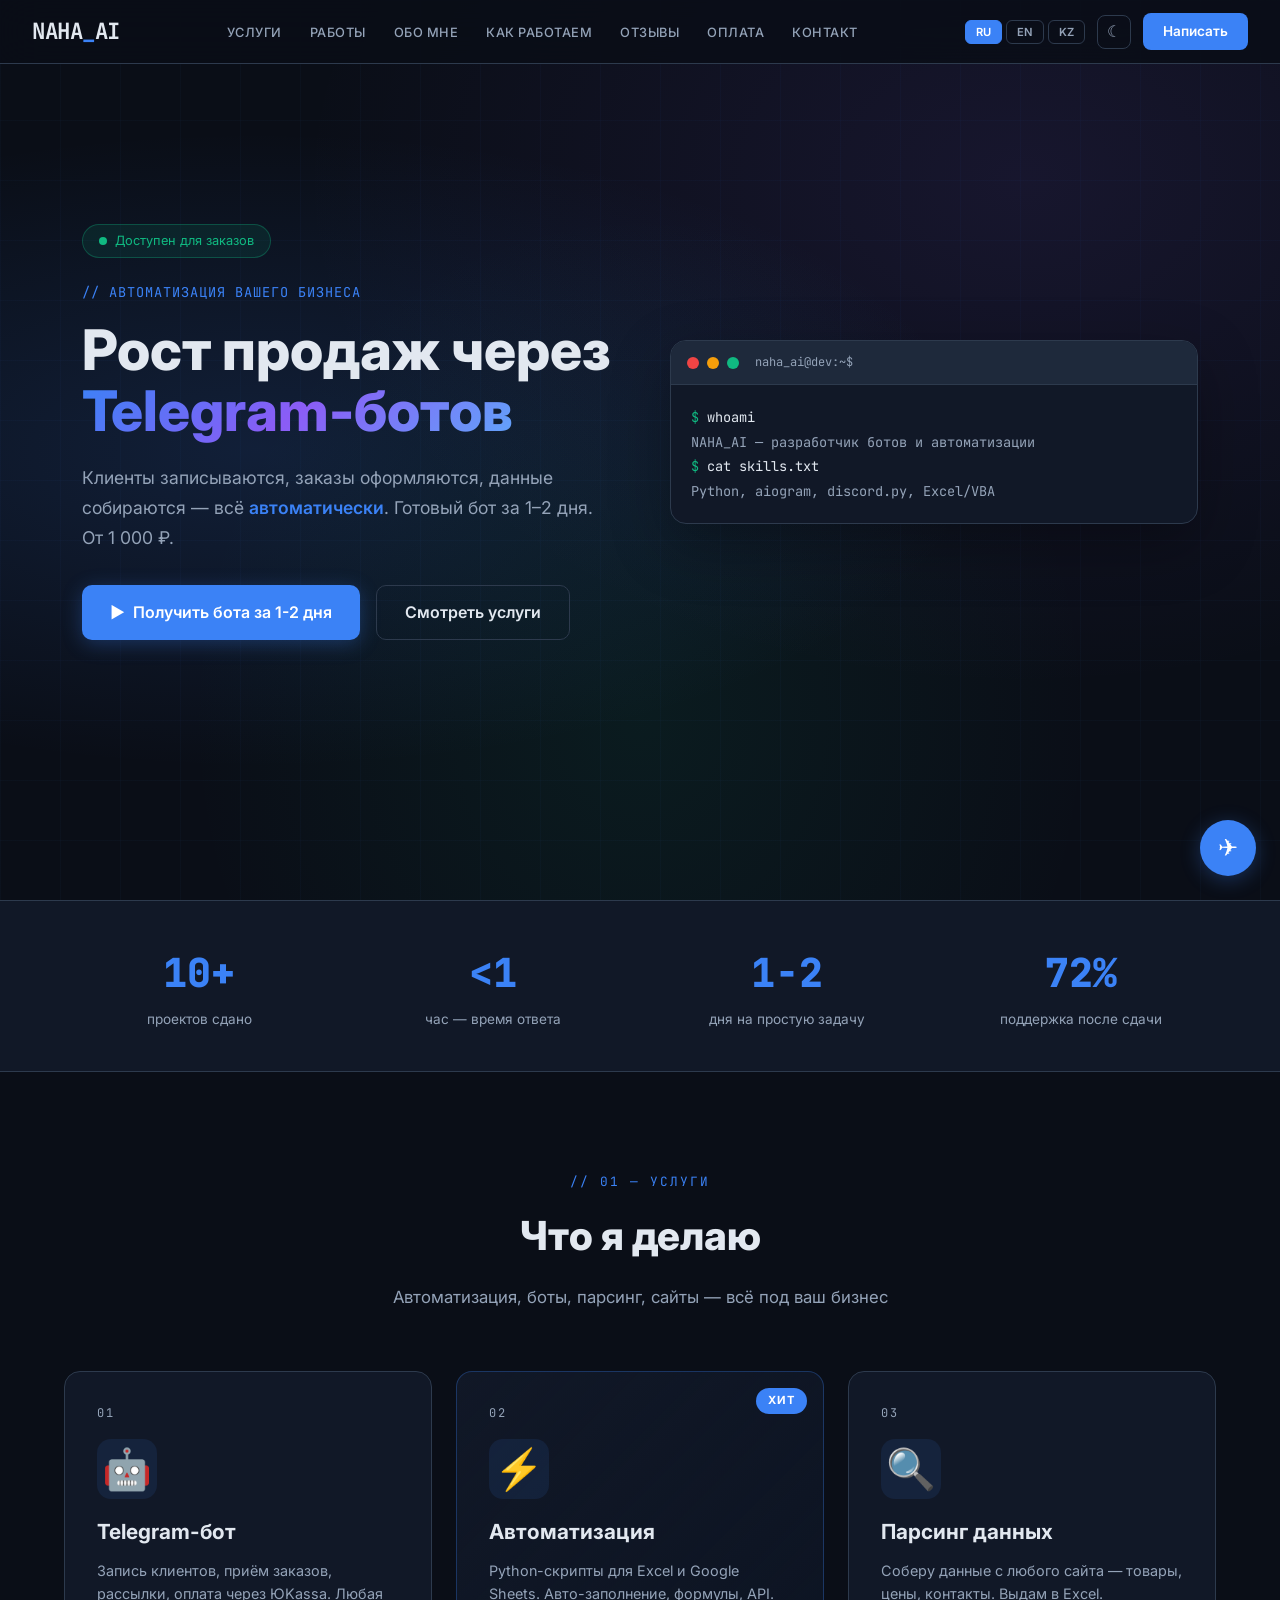
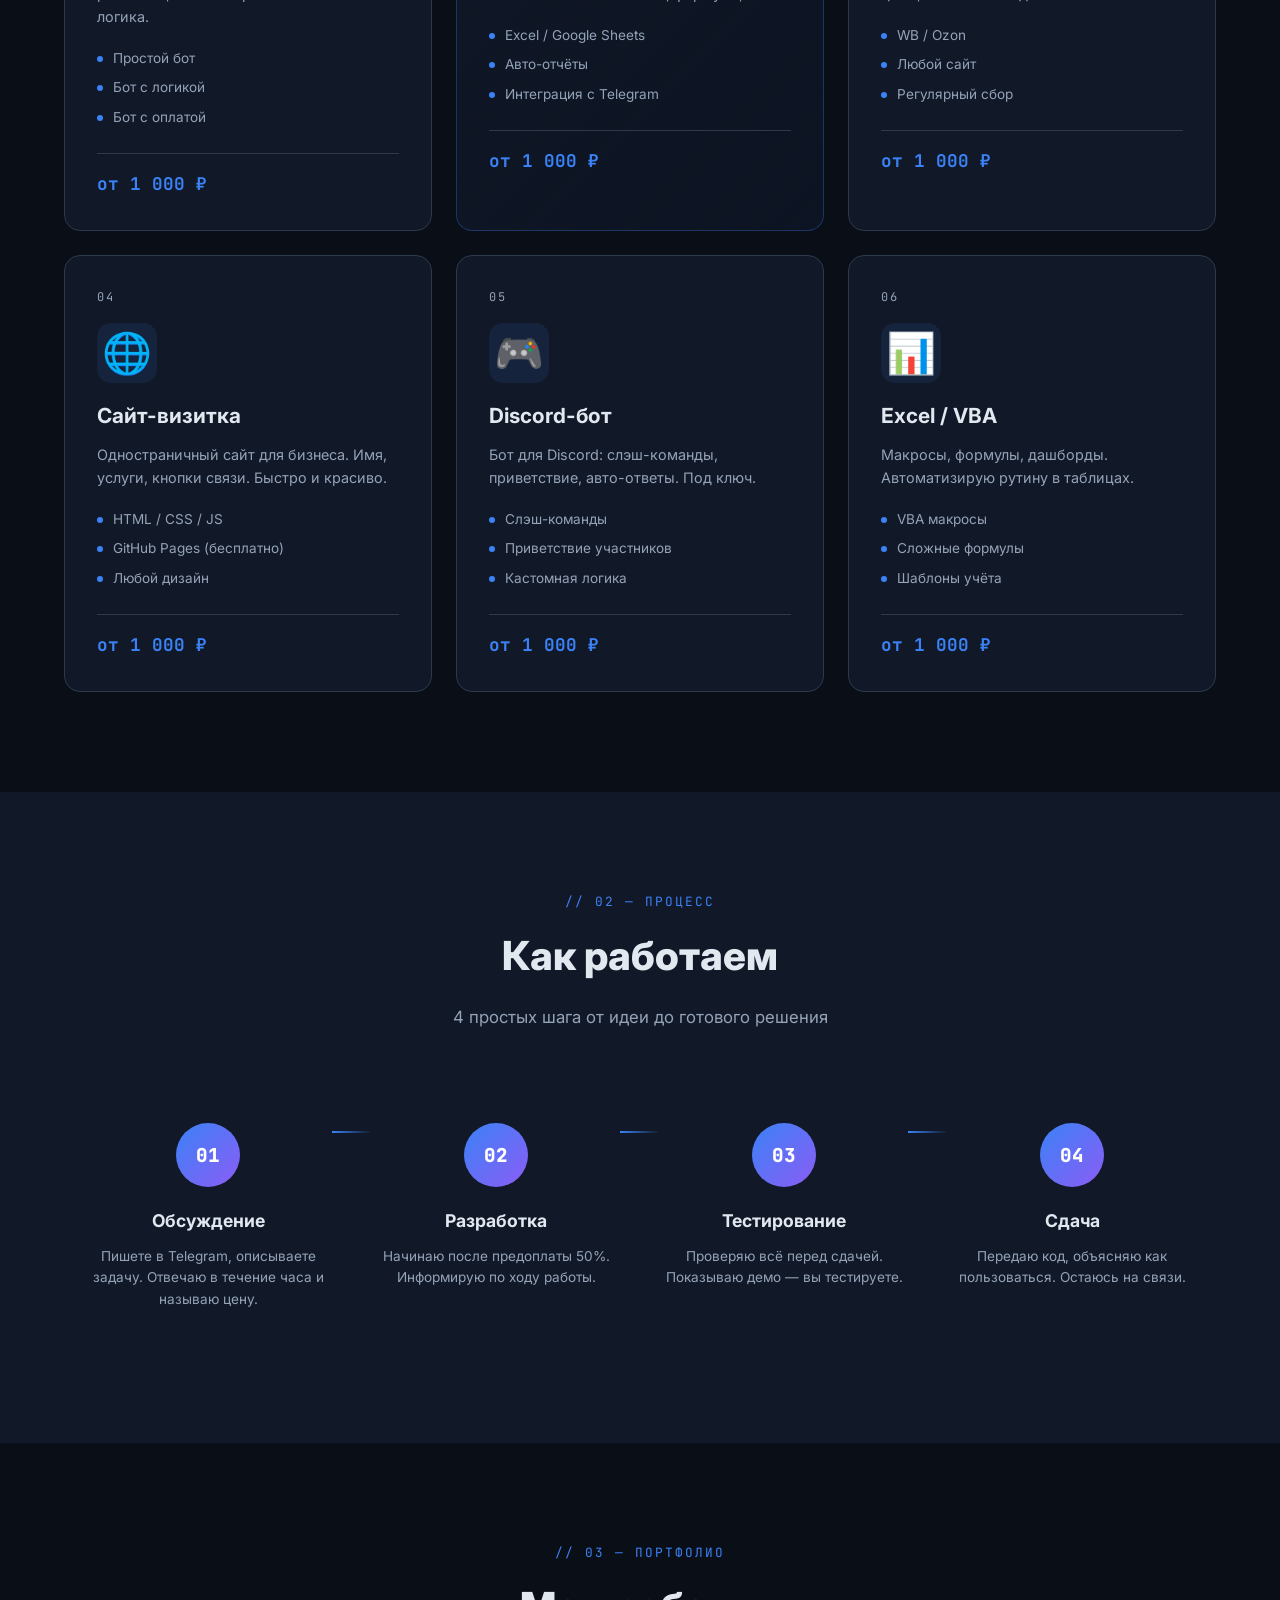
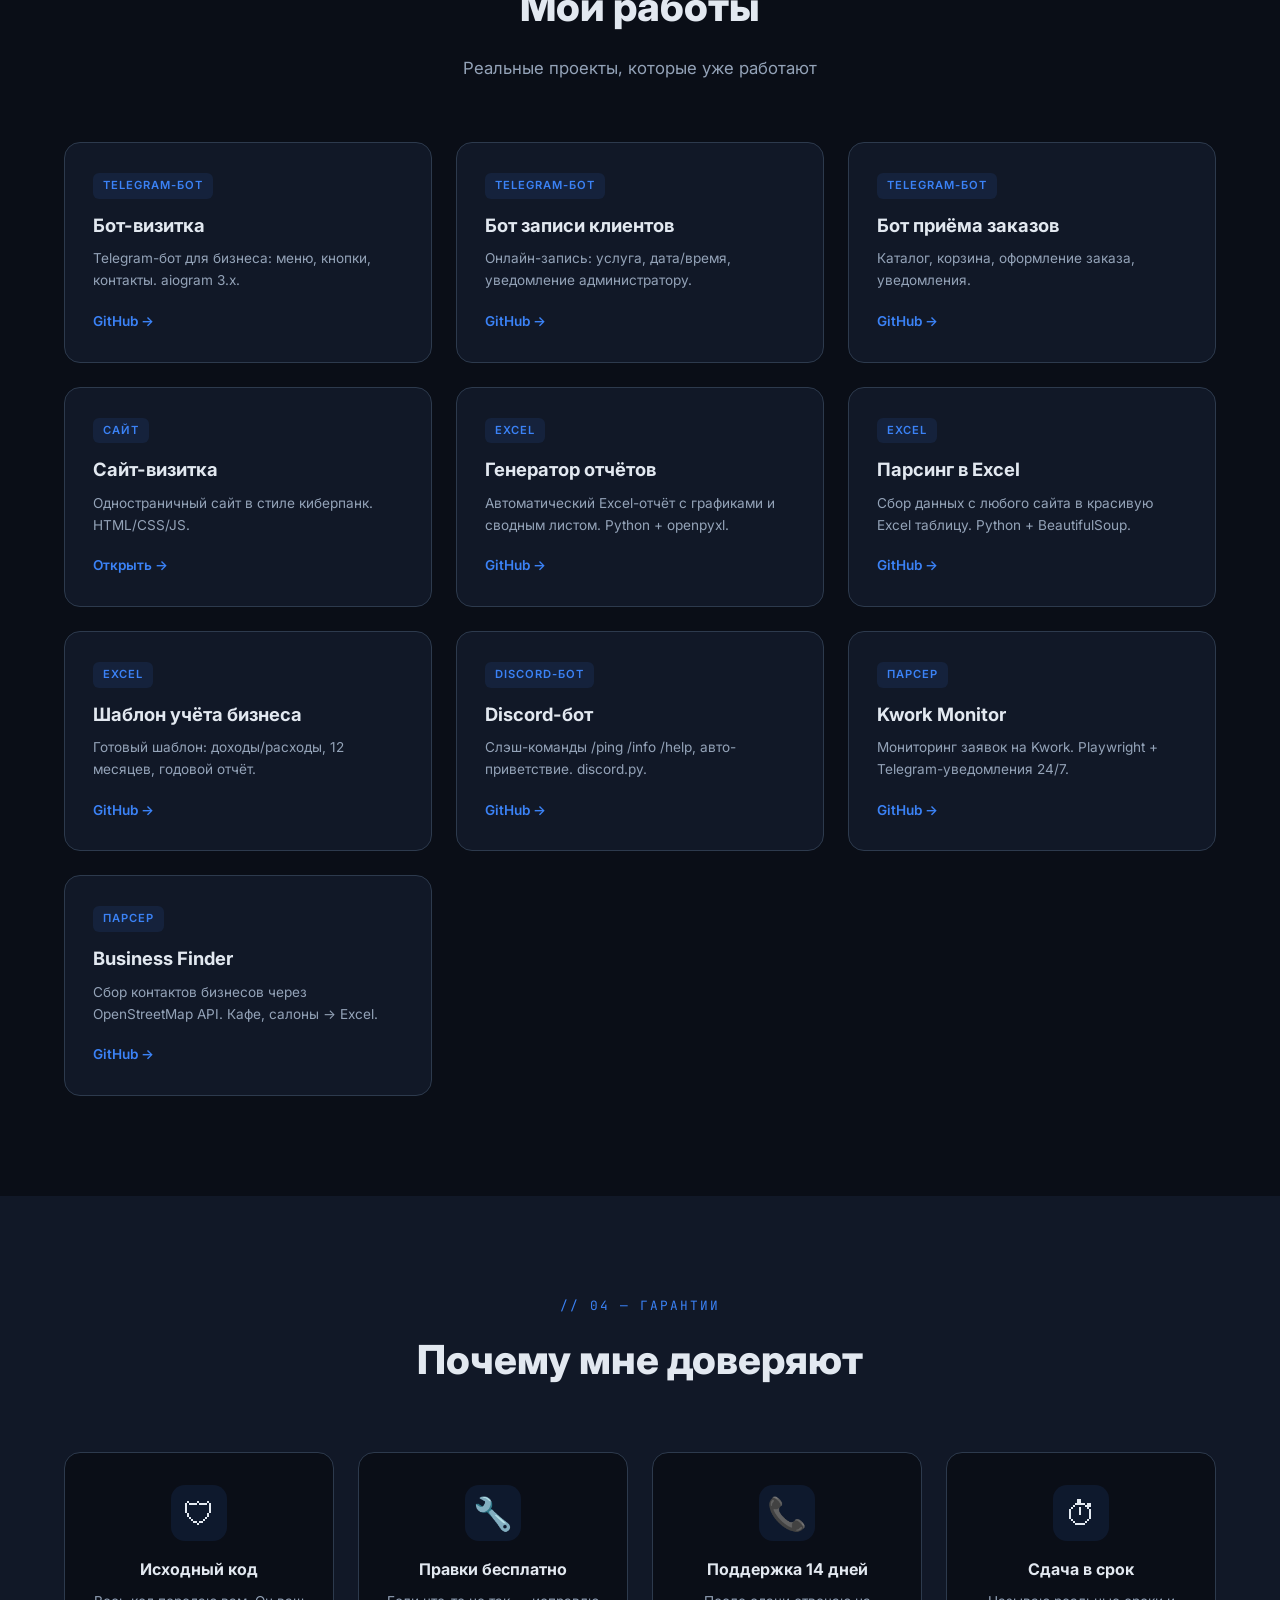
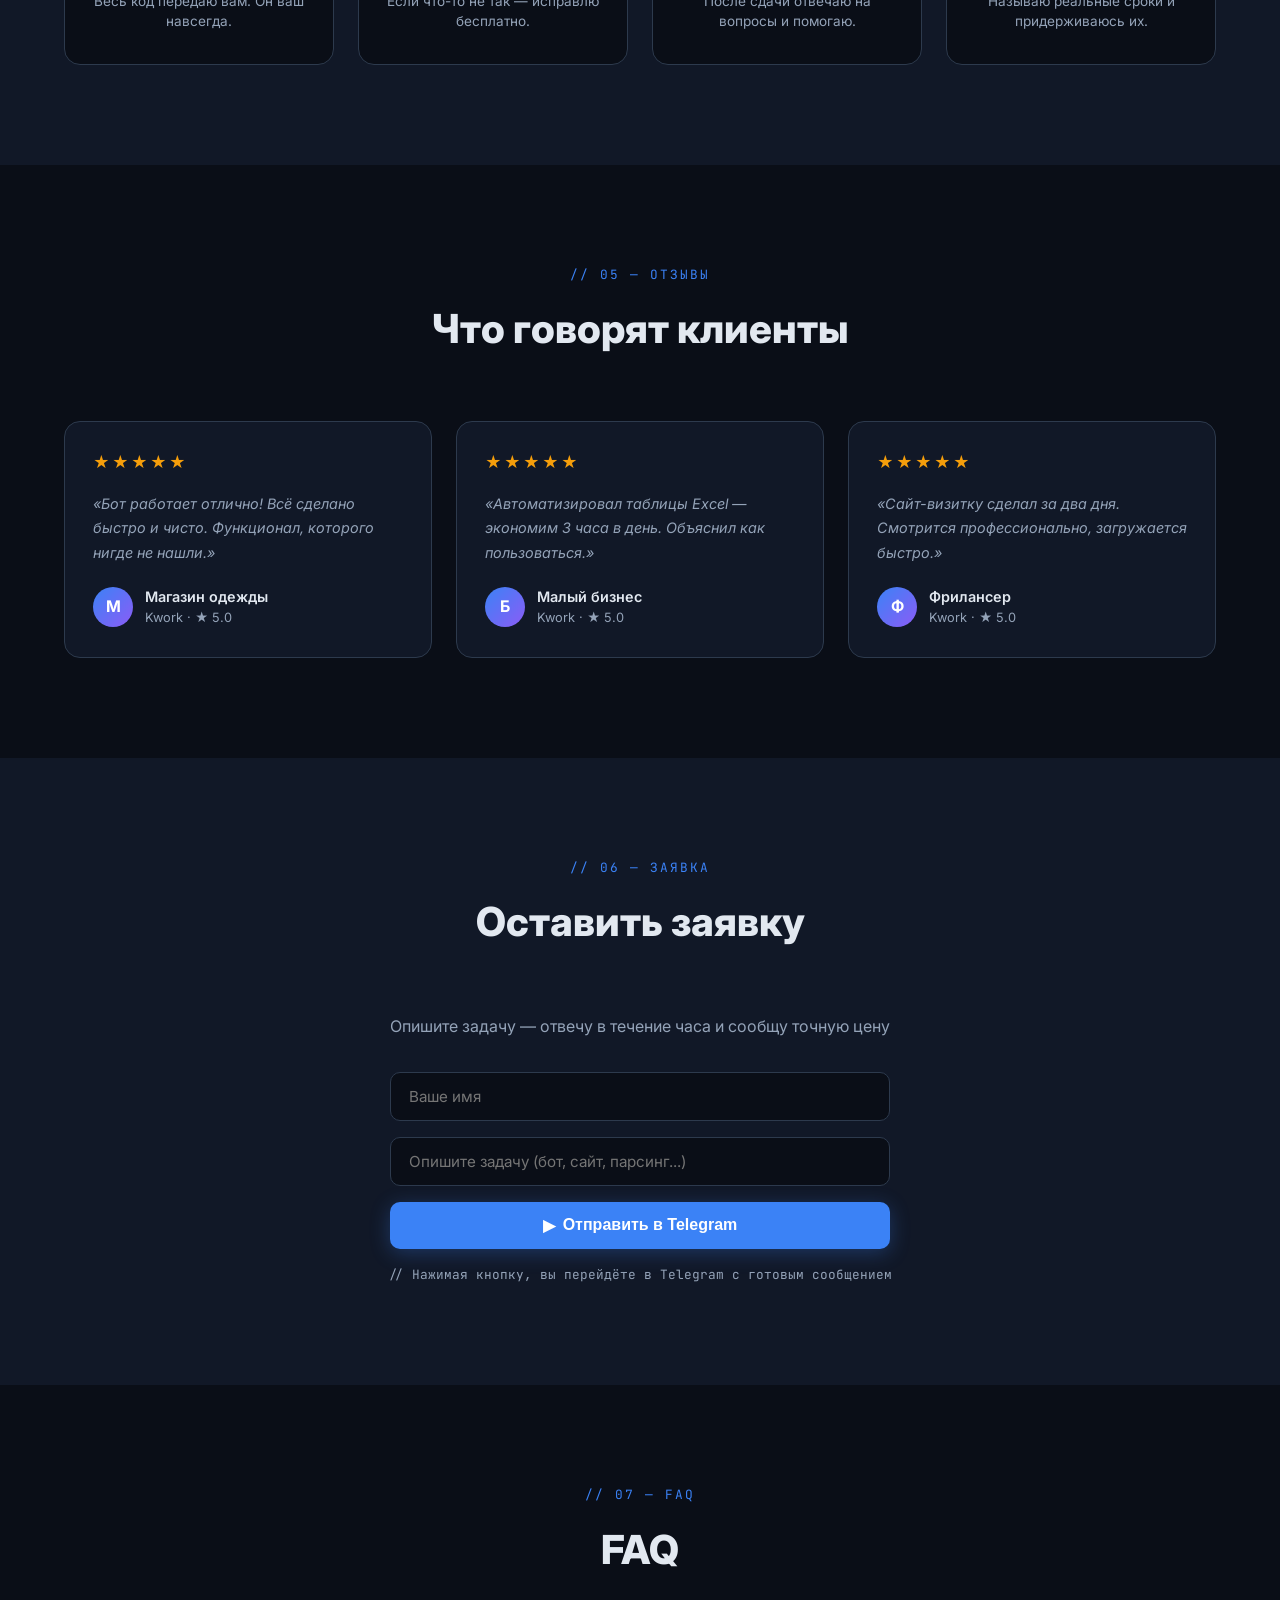
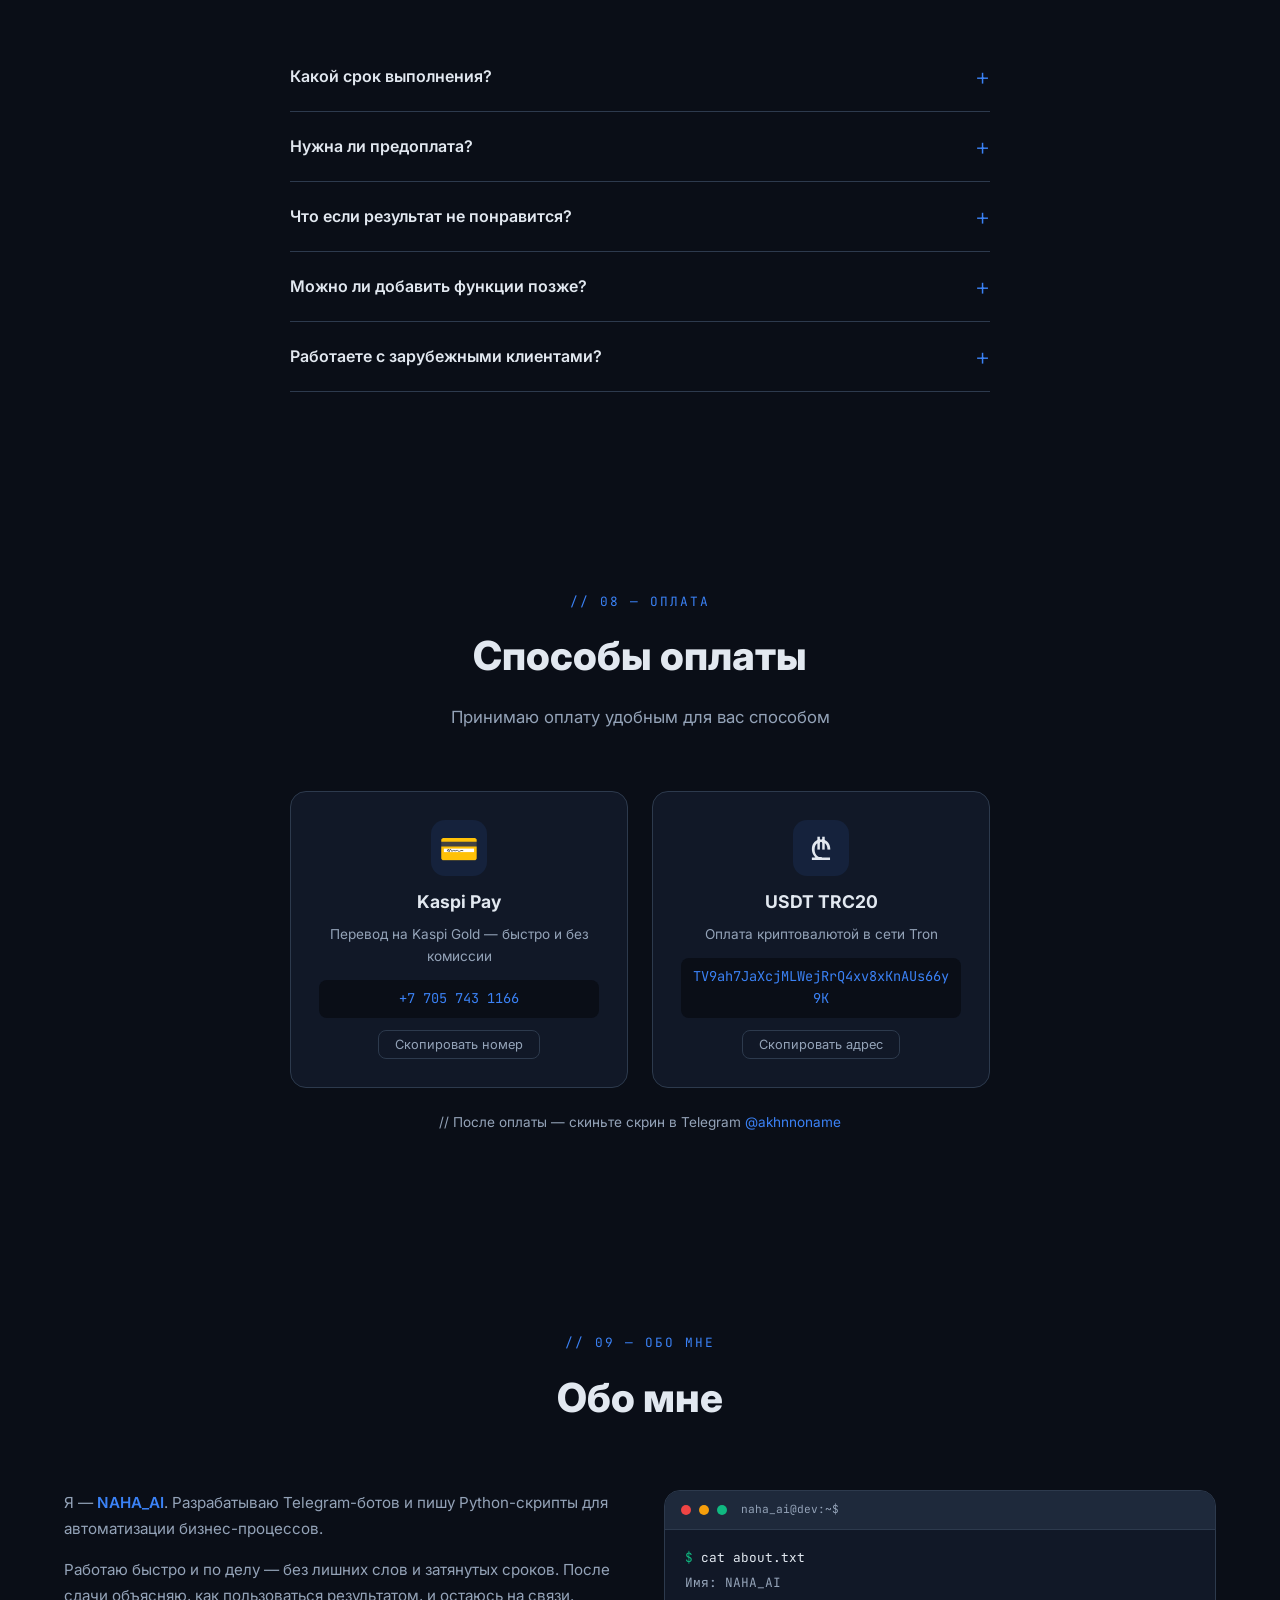
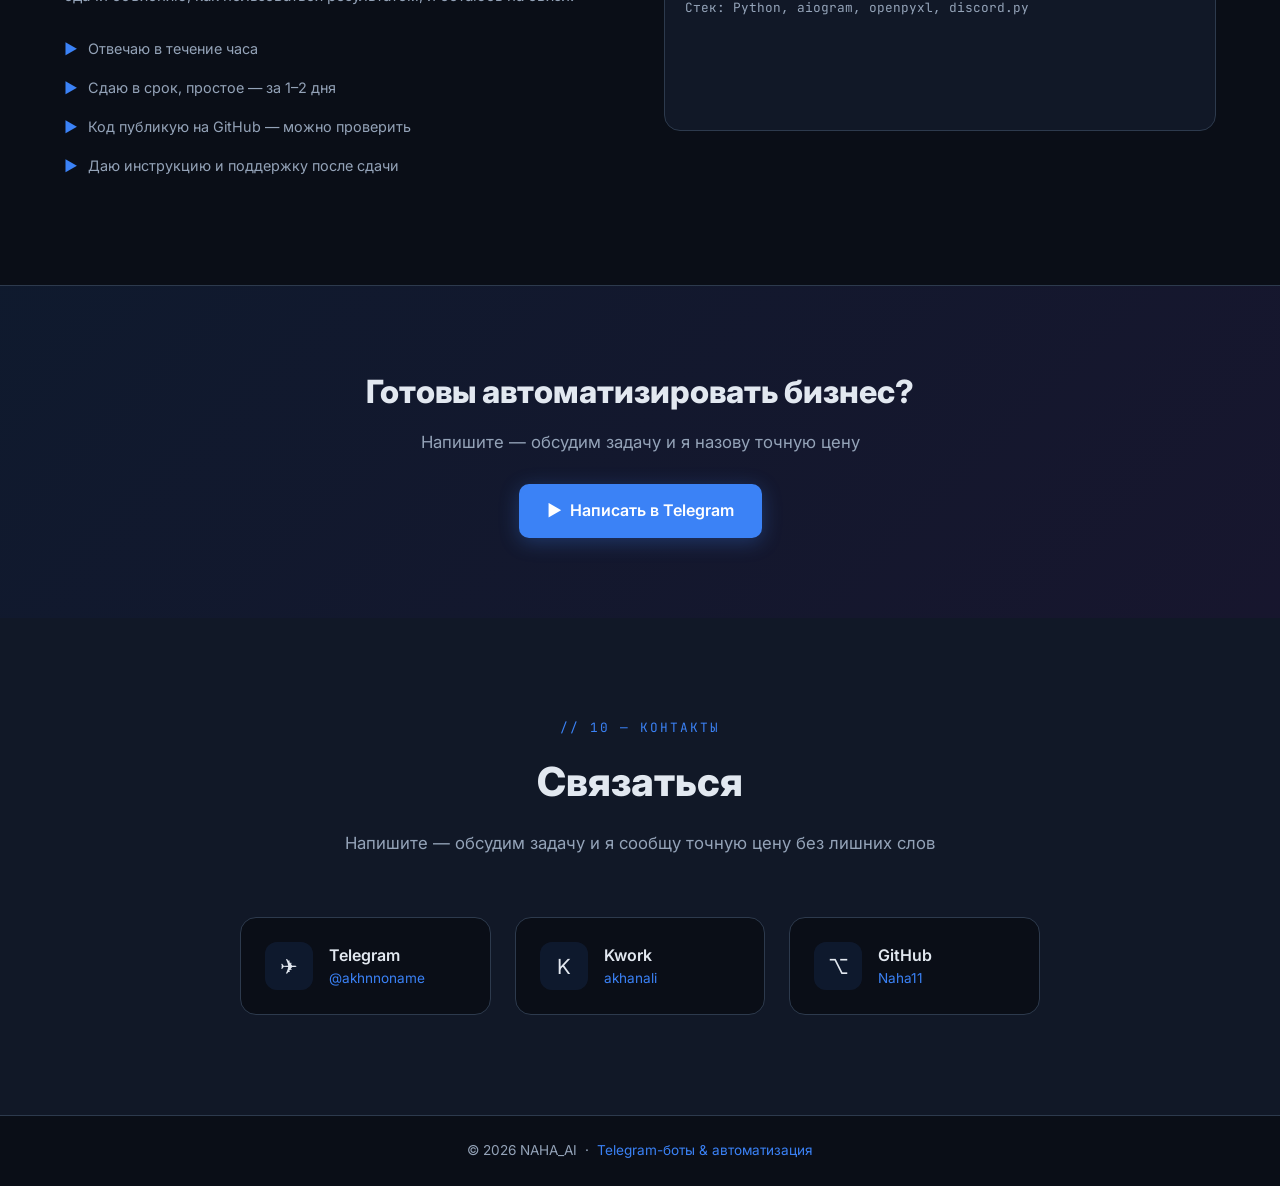
<file: prototype.html>
<!DOCTYPE html>
<html lang="ru">
<head>
  <meta charset="UTF-8" />
  <meta name="viewport" content="width=device-width, initial-scale=1.0" />
  <title>NAHA_AI // Prototype v3</title>
  <link rel="icon" type="image/png" href="favicon.png" />
  <link href="https://fonts.googleapis.com/css2?family=Inter:wght@300;400;500;600;700;800;900&family=JetBrains+Mono:wght@400;500;700&display=swap" rel="stylesheet">
  <style>
    /* ===== THEME VARS ===== */
    :root {
      --bg: #0a0e17;
      --bg2: #111827;
      --bg3: #1a2332;
      --surface: #1e293b;
      --border: #2d3a4d;
      --text: #e2e8f0;
      --text2: #94a3b8;
      --accent: #3b82f6;
      --accent2: #60a5fa;
      --accent-glow: rgba(59, 130, 246, 0.3);
      --green: #10b981;
      --purple: #8b5cf6;
      --orange: #f59e0b;
      --pink: #ec4899;
      --radius: 16px;
      --radius-sm: 10px;
    }
    [data-theme="light"] {
      --bg: #f8fafc;
      --bg2: #f1f5f9;
      --bg3: #e2e8f0;
      --surface: #ffffff;
      --border: #cbd5e1;
      --text: #1e293b;
      --text2: #64748b;
      --accent: #2563eb;
      --accent2: #3b82f6;
      --accent-glow: rgba(37, 99, 235, 0.2);
    }

    * { margin: 0; padding: 0; box-sizing: border-box; }
    html { scroll-behavior: smooth; }

    body {
      font-family: 'Inter', -apple-system, sans-serif;
      background: var(--bg);
      color: var(--text);
      overflow-x: hidden;
      line-height: 1.6;
      transition: background 0.3s, color 0.3s;
    }

    .container { max-width: 1200px; margin: 0 auto; padding: 0 24px; }

    /* ===== NAV ===== */
    nav {
      position: fixed; top: 0; left: 0; right: 0; z-index: 100;
      background: rgba(10, 14, 23, 0.85);
      backdrop-filter: blur(20px);
      border-bottom: 1px solid var(--border);
      padding: 0 32px;
      display: flex; align-items: center; justify-content: space-between;
      height: 64px;
      transition: background 0.3s;
    }
    [data-theme="light"] nav { background: rgba(248, 250, 252, 0.9); }
    .nav-logo {
      font-family: 'JetBrains Mono', monospace;
      font-weight: 700; font-size: 1.4rem;
      color: var(--text);
      letter-spacing: -0.5px;
    }
    .nav-logo span { color: var(--accent); }
    .nav-links { display: flex; gap: 28px; list-style: none; }
    .nav-links a {
      color: var(--text2); text-decoration: none;
      font-size: 0.8rem; font-weight: 500;
      letter-spacing: 0.5px; text-transform: uppercase;
      transition: color 0.3s;
      position: relative;
    }
    .nav-links a:hover { color: var(--text); }
    .nav-links a::after {
      content: ''; position: absolute; bottom: -4px; left: 0;
      width: 0; height: 2px; background: var(--accent);
      transition: width 0.3s;
    }
    .nav-links a:hover::after { width: 100%; }
    .nav-right { display: flex; align-items: center; gap: 12px; }
    .lang-switcher { display: flex; gap: 4px; }
    .lang-btn {
      background: transparent; border: 1px solid var(--border);
      color: var(--text2); padding: 4px 10px; border-radius: 6px;
      font-size: 0.7rem; font-weight: 600; cursor: pointer;
      transition: all 0.3s; font-family: inherit;
    }
    .lang-btn.active { background: var(--accent); color: #fff; border-color: var(--accent); }
    .lang-btn:hover { border-color: var(--accent); color: var(--accent); }
    .theme-toggle {
      background: transparent; border: 1px solid var(--border);
      color: var(--text2); width: 34px; height: 34px;
      border-radius: 8px; cursor: pointer;
      display: flex; align-items: center; justify-content: center;
      font-size: 1rem; transition: all 0.3s;
    }
    .theme-toggle:hover { border-color: var(--accent); color: var(--accent); }
    .hamburger {
      display: none; background: none; border: none;
      flex-direction: column; gap: 5px; cursor: pointer; padding: 4px;
    }
    .hamburger span {
      display: block; width: 22px; height: 2px;
      background: var(--text); transition: all 0.3s;
    }
    .nav-cta {
      background: var(--accent); color: #fff; border: none;
      padding: 8px 20px; border-radius: 8px; font-weight: 600;
      font-size: 0.85rem; cursor: pointer; text-decoration: none;
      transition: all 0.3s;
    }
    .nav-cta:hover { background: var(--accent2); transform: translateY(-1px); }

    /* Mobile nav */
    .mobile-nav {
      display: none; position: fixed; top: 64px; left: 0; right: 0;
      background: var(--bg2); border-bottom: 1px solid var(--border);
      z-index: 99; padding: 16px 24px;
    }
    .mobile-nav.open { display: block; }
    .mobile-nav ul { list-style: none; }
    .mobile-nav a {
      display: block; padding: 12px 0; color: var(--text2);
      text-decoration: none; font-size: 0.9rem; font-weight: 500;
      border-bottom: 1px solid var(--border);
    }

    /* ===== HERO ===== */
    #hero {
      min-height: 100vh;
      display: flex; align-items: center;
      position: relative;
      overflow: hidden;
      padding-top: 64px;
    }
    .hero-bg {
      position: absolute; inset: 0;
      background:
        radial-gradient(ellipse at 20% 50%, rgba(59,130,246,0.15) 0%, transparent 50%),
        radial-gradient(ellipse at 80% 20%, rgba(139,92,246,0.1) 0%, transparent 50%),
        radial-gradient(ellipse at 50% 80%, rgba(16,185,129,0.08) 0%, transparent 50%);
    }
    .hero-grid {
      position: absolute; inset: 0;
      background-image:
        linear-gradient(rgba(59,130,246,0.03) 1px, transparent 1px),
        linear-gradient(90deg, rgba(59,130,246,0.03) 1px, transparent 1px);
      background-size: 60px 60px;
      animation: gridMove 20s linear infinite;
    }
    @keyframes gridMove {
      0% { transform: translate(0, 0); }
      100% { transform: translate(60px, 60px); }
    }
    .hero-particles { position: absolute; inset: 0; }
    .particle {
      position: absolute;
      width: 3px; height: 3px;
      background: var(--accent);
      border-radius: 50%;
      opacity: 0;
      animation: particleFade 4s ease-in-out infinite;
    }
    @keyframes particleFade {
      0%, 100% { opacity: 0; transform: translateY(0); }
      50% { opacity: 0.6; transform: translateY(-30px); }
    }

    .hero-content {
      position: relative; z-index: 2;
      display: grid; grid-template-columns: 1fr 1fr;
      gap: 60px; align-items: center;
    }
    .hero-badge {
      display: inline-flex; align-items: center; gap: 8px;
      background: rgba(16,185,129,0.1);
      border: 1px solid rgba(16,185,129,0.3);
      padding: 6px 16px; border-radius: 100px;
      font-size: 0.8rem; color: var(--green);
      margin-bottom: 24px;
      animation: fadeInUp 0.6s ease-out;
    }
    .hero-badge .dot {
      width: 8px; height: 8px; background: var(--green);
      border-radius: 50%; animation: pulse 2s infinite;
    }
    @keyframes pulse {
      0%, 100% { opacity: 1; }
      50% { opacity: 0.4; }
    }
    .hero-tag {
      font-family: 'JetBrains Mono', monospace;
      font-size: 0.85rem; color: var(--accent);
      margin-bottom: 16px; letter-spacing: 1px;
      animation: fadeInUp 0.6s ease-out 0.1s both;
    }
    .hero-title {
      font-size: 3.5rem; font-weight: 800;
      line-height: 1.1; margin-bottom: 20px;
      animation: fadeInUp 0.6s ease-out 0.2s both;
    }
    .hero-title .gradient {
      background: linear-gradient(135deg, var(--accent), var(--purple), var(--accent2));
      -webkit-background-clip: text; -webkit-text-fill-color: transparent;
      background-clip: text;
    }
    .hero-desc {
      font-size: 1.1rem; color: var(--text2);
      line-height: 1.7; margin-bottom: 32px;
      max-width: 520px;
      animation: fadeInUp 0.6s ease-out 0.3s both;
    }
    .hero-desc .hl { color: var(--accent); font-weight: 600; }
    .hero-btns {
      display: flex; gap: 16px;
      animation: fadeInUp 0.6s ease-out 0.4s both;
    }
    .btn-primary {
      display: inline-flex; align-items: center; gap: 8px;
      background: var(--accent); color: #fff;
      padding: 14px 28px; border-radius: var(--radius-sm);
      font-weight: 600; font-size: 1rem;
      text-decoration: none; border: none; cursor: pointer;
      transition: all 0.3s;
      box-shadow: 0 4px 20px var(--accent-glow);
    }
    .btn-primary:hover {
      transform: translateY(-2px);
      box-shadow: 0 8px 30px var(--accent-glow);
    }
    .btn-secondary {
      display: inline-flex; align-items: center; gap: 8px;
      background: transparent; color: var(--text);
      padding: 14px 28px; border-radius: var(--radius-sm);
      font-weight: 600; font-size: 1rem;
      text-decoration: none; border: 1px solid var(--border);
      transition: all 0.3s; cursor: pointer;
    }
    .btn-secondary:hover {
      border-color: var(--accent); color: var(--accent);
      transform: translateY(-2px);
    }

    /* Hero Terminal */
    .hero-terminal {
      background: var(--bg2);
      border: 1px solid var(--border);
      border-radius: var(--radius);
      overflow: hidden;
      animation: fadeInUp 0.8s ease-out 0.5s both;
      box-shadow: 0 20px 60px rgba(0,0,0,0.3);
    }
    .term-header {
      background: var(--surface);
      padding: 12px 16px;
      display: flex; align-items: center; gap: 8px;
      border-bottom: 1px solid var(--border);
    }
    .term-dot { width: 12px; height: 12px; border-radius: 50%; }
    .term-dot.r { background: #ef4444; }
    .term-dot.y { background: #f59e0b; }
    .term-dot.g { background: #10b981; }
    .term-title {
      font-family: 'JetBrains Mono', monospace;
      font-size: 0.75rem; color: var(--text2);
      margin-left: 8px;
    }
    .term-body {
      padding: 20px;
      font-family: 'JetBrains Mono', monospace;
      font-size: 0.85rem;
      line-height: 1.8;
    }
    .term-line { opacity: 0; animation: typeLine 0.3s ease-out forwards; }
    .term-line .prompt { color: var(--green); }
    .term-line .cmd { color: var(--text); }
    .term-line .out { color: var(--text2); }
    .term-line .val { color: var(--accent); }
    .term-line .ok { color: var(--green); }
    @keyframes typeLine {
      from { opacity: 0; transform: translateX(-10px); }
      to { opacity: 1; transform: translateX(0); }
    }
    @keyframes fadeInUp {
      from { opacity: 0; transform: translateY(20px); }
      to { opacity: 1; transform: translateY(0); }
    }

    /* ===== STATS BAR ===== */
    #stats-bar {
      background: var(--bg2);
      border-top: 1px solid var(--border);
      border-bottom: 1px solid var(--border);
      padding: 40px 0;
    }
    .stats-row {
      display: grid; grid-template-columns: repeat(4, 1fr);
      gap: 24px; text-align: center;
    }
    .stat-num {
      font-size: 2.5rem; font-weight: 800;
      color: var(--accent);
      font-family: 'JetBrains Mono', monospace;
    }
    .stat-label {
      font-size: 0.85rem; color: var(--text2);
      margin-top: 4px;
    }

    /* ===== SECTION COMMON ===== */
    section { padding: 100px 0; }
    .section-header { text-align: center; margin-bottom: 60px; }
    .section-tag {
      font-family: 'JetBrains Mono', monospace;
      font-size: 0.8rem; color: var(--accent);
      letter-spacing: 2px; display: block;
      margin-bottom: 12px;
    }
    .section-title {
      font-size: 2.5rem; font-weight: 800;
      margin-bottom: 16px;
    }
    .section-desc {
      font-size: 1.05rem; color: var(--text2);
      max-width: 600px; margin: 0 auto;
    }

    /* ===== SERVICES ===== */
    .services-grid {
      display: grid; grid-template-columns: repeat(3, 1fr);
      gap: 24px;
    }
    .service-card {
      background: var(--bg2);
      border: 1px solid var(--border);
      border-radius: var(--radius);
      padding: 32px;
      transition: all 0.4s ease;
      position: relative;
      overflow: hidden;
    }
    .service-card::before {
      content: '';
      position: absolute; top: 0; left: 0; right: 0;
      height: 3px;
      background: linear-gradient(90deg, var(--accent), var(--purple));
      opacity: 0; transition: opacity 0.3s;
    }
    .service-card:hover::before { opacity: 1; }
    .service-card:hover {
      transform: translateY(-6px);
      border-color: rgba(59,130,246,0.3);
      box-shadow: 0 20px 40px rgba(0,0,0,0.2);
    }
    .service-card.featured {
      border-color: rgba(59,130,246,0.3);
      background: linear-gradient(135deg, var(--bg2), rgba(59,130,246,0.05));
    }
    .card-num {
      font-family: 'JetBrains Mono', monospace;
      font-size: 0.75rem; color: var(--text2);
      margin-bottom: 16px; letter-spacing: 2px;
    }
    .card-icon {
      font-size: 2.5rem; margin-bottom: 16px;
      width: 60px; height: 60px;
      display: flex; align-items: center; justify-content: center;
      background: rgba(59,130,246,0.1);
      border-radius: 14px;
    }
    .service-card h3 { font-size: 1.3rem; font-weight: 700; margin-bottom: 10px; }
    .service-card p { font-size: 0.9rem; color: var(--text2); line-height: 1.6; margin-bottom: 16px; }
    .card-list { list-style: none; margin-bottom: 20px; }
    .card-list li {
      font-size: 0.85rem; color: var(--text2);
      padding: 4px 0; padding-left: 16px; position: relative;
    }
    .card-list li::before {
      content: ''; position: absolute; left: 0; top: 50%;
      width: 6px; height: 6px; border-radius: 50%;
      background: var(--accent); transform: translateY(-50%);
    }
    .card-price {
      font-family: 'JetBrains Mono', monospace;
      font-size: 1.1rem; font-weight: 700;
      color: var(--accent);
      padding-top: 16px;
      border-top: 1px solid var(--border);
    }
    .card-badge {
      position: absolute; top: 16px; right: 16px;
      background: var(--accent); color: #fff;
      font-size: 0.7rem; font-weight: 700;
      padding: 4px 12px; border-radius: 100px;
      letter-spacing: 1px;
    }

    /* ===== PROCESS ===== */
    #process { background: var(--bg2); }
    .process-grid {
      display: grid; grid-template-columns: repeat(4, 1fr);
      gap: 0; position: relative;
    }
    .process-step { text-align: center; padding: 32px 24px; position: relative; }
    .process-step:not(:last-child)::after {
      content: '';
      position: absolute; top: 40px; right: 0;
      width: 40px; height: 2px;
      background: linear-gradient(90deg, var(--accent), transparent);
      transform: translateX(50%); z-index: 1;
    }
    .step-circle {
      width: 64px; height: 64px;
      border-radius: 50%;
      background: linear-gradient(135deg, var(--accent), var(--purple));
      display: flex; align-items: center; justify-content: center;
      font-family: 'JetBrains Mono', monospace;
      font-weight: 800; font-size: 1.2rem; color: #fff;
      margin: 0 auto 20px; position: relative; z-index: 2;
    }
    .process-step h3 { font-size: 1.1rem; font-weight: 700; margin-bottom: 10px; }
    .process-step p { font-size: 0.85rem; color: var(--text2); line-height: 1.6; }

    /* ===== PORTFOLIO ===== */
    .portfolio-grid {
      display: grid; grid-template-columns: repeat(3, 1fr);
      gap: 24px;
    }
    .portfolio-card {
      background: var(--bg2);
      border: 1px solid var(--border);
      border-radius: var(--radius);
      padding: 28px;
      transition: all 0.4s;
      transform-style: preserve-3d;
    }
    .portfolio-card:hover {
      border-color: rgba(59,130,246,0.3);
      box-shadow: 0 12px 30px rgba(0,0,0,0.2);
    }
    .port-tag {
      display: inline-block;
      font-size: 0.7rem; font-weight: 600;
      color: var(--accent); text-transform: uppercase;
      letter-spacing: 1px;
      background: rgba(59,130,246,0.1);
      padding: 4px 10px; border-radius: 6px;
      margin-bottom: 12px;
    }
    .portfolio-card h3 { font-size: 1.15rem; margin-bottom: 8px; }
    .portfolio-card p { font-size: 0.85rem; color: var(--text2); line-height: 1.6; margin-bottom: 16px; }
    .port-link {
      font-size: 0.85rem; color: var(--accent);
      text-decoration: none; font-weight: 600;
      transition: color 0.3s;
    }
    .port-link:hover { color: var(--accent2); }

    /* ===== GUARANTEES ===== */
    #guarantees { background: var(--bg2); }
    .guarantees-grid {
      display: grid; grid-template-columns: repeat(4, 1fr);
      gap: 24px;
    }
    .guarantee-card {
      text-align: center; padding: 32px 20px;
      background: var(--bg);
      border: 1px solid var(--border);
      border-radius: var(--radius);
      transition: all 0.3s;
    }
    .guarantee-card:hover {
      transform: translateY(-4px);
      border-color: rgba(59,130,246,0.2);
    }
    .g-icon {
      font-size: 2rem; margin-bottom: 16px;
      width: 56px; height: 56px;
      display: flex; align-items: center; justify-content: center;
      background: rgba(59,130,246,0.1);
      border-radius: 14px;
      margin: 0 auto 16px;
    }
    .guarantee-card h3 { font-size: 1rem; font-weight: 700; margin-bottom: 8px; }
    .guarantee-card p { font-size: 0.85rem; color: var(--text2); line-height: 1.5; }

    /* ===== REVIEWS ===== */
    .reviews-grid {
      display: grid; grid-template-columns: repeat(3, 1fr);
      gap: 24px;
    }
    .review-card {
      background: var(--bg2);
      border: 1px solid var(--border);
      border-radius: var(--radius);
      padding: 28px; transition: all 0.3s;
    }
    .review-card:hover {
      transform: translateY(-4px);
      border-color: rgba(59,130,246,0.2);
    }
    .review-stars { color: var(--orange); font-size: 1rem; margin-bottom: 16px; letter-spacing: 2px; }
    .review-text { font-size: 0.9rem; color: var(--text2); line-height: 1.7; margin-bottom: 20px; font-style: italic; }
    .review-author { display: flex; align-items: center; gap: 12px; }
    .review-avatar {
      width: 40px; height: 40px; border-radius: 50%;
      background: linear-gradient(135deg, var(--accent), var(--purple));
      display: flex; align-items: center; justify-content: center;
      font-weight: 700; font-size: 1rem; color: #fff;
    }
    .review-name { font-weight: 600; font-size: 0.9rem; }
    .review-source { font-size: 0.8rem; color: var(--text2); }

    /* ===== ORDER FORM ===== */
    #order { background: var(--bg2); }
    .order-desc { text-align: center; color: var(--text2); margin-bottom: 32px; font-size: 1rem; }
    .order-form {
      max-width: 500px; margin: 0 auto;
      display: flex; flex-direction: column; gap: 16px;
    }
    .form-input {
      background: var(--bg); border: 1px solid var(--border);
      border-radius: var(--radius-sm); padding: 14px 18px;
      color: var(--text); font-size: 0.95rem;
      font-family: inherit; transition: border-color 0.3s;
      outline: none;
    }
    .form-input:focus { border-color: var(--accent); }
    .order-note {
      text-align: center; color: var(--text2);
      font-size: 0.8rem; margin-top: 16px;
      font-family: 'JetBrains Mono', monospace;
    }

    /* ===== FAQ ===== */
    .faq-list { max-width: 700px; margin: 0 auto; }
    .faq-item { border-bottom: 1px solid var(--border); }
    .faq-question {
      width: 100%; background: none; border: none;
      color: var(--text); padding: 20px 0;
      display: flex; justify-content: space-between; align-items: center;
      font-size: 1rem; font-weight: 600; cursor: pointer;
      text-align: left; font-family: inherit; transition: color 0.3s;
    }
    .faq-question:hover { color: var(--accent); }
    .faq-icon {
      font-size: 1.5rem; color: var(--accent);
      transition: transform 0.3s; font-weight: 300;
    }
    .faq-answer {
      max-height: 0; overflow: hidden;
      transition: max-height 0.4s ease, padding 0.3s;
    }
    .faq-answer p {
      font-size: 0.9rem; color: var(--text2);
      line-height: 1.7; padding-bottom: 20px;
    }
    .faq-item.open .faq-answer { max-height: 200px; }
    .faq-item.open .faq-icon { transform: rotate(45deg); }

    /* ===== PAYMENT ===== */
    .payment-grid {
      display: grid; grid-template-columns: repeat(2, 1fr);
      gap: 24px; max-width: 700px; margin: 0 auto 24px;
    }
    .payment-card {
      background: var(--bg2); border: 1px solid var(--border);
      border-radius: var(--radius); padding: 28px;
      text-align: center; transition: all 0.3s;
    }
    .payment-card:hover {
      transform: translateY(-4px);
      border-color: rgba(59,130,246,0.2);
    }
    .pay-icon {
      font-size: 2rem; margin-bottom: 12px;
      width: 56px; height: 56px;
      display: flex; align-items: center; justify-content: center;
      background: rgba(59,130,246,0.1); border-radius: 14px;
      margin: 0 auto 12px;
    }
    .payment-card h3 { font-size: 1.1rem; margin-bottom: 8px; }
    .payment-card p { font-size: 0.85rem; color: var(--text2); margin-bottom: 12px; }
    .pay-val {
      font-family: 'JetBrains Mono', monospace;
      font-size: 0.85rem; color: var(--accent);
      background: var(--bg); padding: 8px 12px;
      border-radius: 8px; margin-bottom: 12px;
      word-break: break-all;
    }
    .copy-btn {
      background: transparent; border: 1px solid var(--border);
      color: var(--text2); padding: 6px 16px; border-radius: 8px;
      font-size: 0.8rem; cursor: pointer; transition: all 0.3s;
      font-family: inherit;
    }
    .copy-btn:hover { border-color: var(--accent); color: var(--accent); }

    /* ===== ABOUT ME ===== */
    #about { }
    .about-content {
      display: grid; grid-template-columns: 1fr 1fr;
      gap: 48px; align-items: start;
    }
    .about-text p {
      font-size: 0.95rem; color: var(--text2);
      line-height: 1.7; margin-bottom: 16px;
    }
    .about-text .accent { color: var(--accent); font-weight: 600; }
    .about-points { margin-top: 20px; }
    .point {
      display: flex; align-items: center; gap: 10px;
      font-size: 0.9rem; color: var(--text2);
      padding: 8px 0;
    }
    .point-icon { color: var(--accent); font-weight: bold; }
    .about-terminal {
      background: var(--bg2);
      border: 1px solid var(--border);
      border-radius: var(--radius);
      overflow: hidden;
    }
    .about-term-header {
      background: var(--surface);
      padding: 10px 16px;
      display: flex; align-items: center; gap: 8px;
      border-bottom: 1px solid var(--border);
    }
    .about-term-header .dot {
      width: 10px; height: 10px; border-radius: 50%;
    }
    .about-term-header .dot.red { background: #ef4444; }
    .about-term-header .dot.yellow { background: #f59e0b; }
    .about-term-header .dot.green { background: #10b981; }
    .about-term-header .title {
      font-family: 'JetBrains Mono', monospace;
      font-size: 0.7rem; color: var(--text2); margin-left: 6px;
    }
    .about-term-body {
      padding: 16px 20px;
      font-family: 'JetBrains Mono', monospace;
      font-size: 0.8rem; line-height: 1.8;
      min-height: 200px;
    }
    .about-term-body .line { margin-bottom: 2px; }
    .about-term-body .prompt { color: var(--green); }
    .about-term-body .cmd { color: var(--text); }
    .about-term-body .out { color: var(--text2); }
    .about-term-body .val { color: var(--accent); }
    .about-term-body .ok { color: var(--green); }

    /* ===== CONTACT ===== */
    #contact { background: var(--bg2); }
    .contact-grid {
      display: grid; grid-template-columns: repeat(3, 1fr);
      gap: 24px; max-width: 800px; margin: 0 auto;
    }
    .contact-card {
      display: flex; align-items: center; gap: 16px;
      background: var(--bg); border: 1px solid var(--border);
      border-radius: var(--radius); padding: 24px;
      text-decoration: none; color: var(--text);
      transition: all 0.3s;
    }
    .contact-card:hover {
      transform: translateY(-4px);
      border-color: rgba(59,130,246,0.3);
    }
    .contact-icon {
      width: 48px; height: 48px; border-radius: 12px;
      background: rgba(59,130,246,0.1);
      display: flex; align-items: center; justify-content: center;
      font-size: 1.3rem; flex-shrink: 0;
    }
    .contact-name { font-weight: 600; font-size: 1rem; }
    .contact-val { font-size: 0.85rem; color: var(--accent); }

    /* ===== CTA BANNER ===== */
    .cta-banner {
      text-align: center; padding: 80px 24px;
      background: linear-gradient(135deg, rgba(59,130,246,0.1), rgba(139,92,246,0.1));
      border-top: 1px solid var(--border);
    }
    .cta-banner h2 { font-size: 2rem; font-weight: 800; margin-bottom: 12px; }
    .cta-banner p { color: var(--text2); margin-bottom: 28px; font-size: 1.05rem; }

    /* ===== FOOTER ===== */
    footer {
      padding: 24px; text-align: center;
      border-top: 1px solid var(--border);
      font-size: 0.85rem; color: var(--text2);
    }
    footer span.acc { color: var(--accent); }

    /* ===== SCROLL ANIMATIONS ===== */
    .reveal {
      opacity: 0; transform: translateY(30px);
      transition: all 0.6s ease-out;
    }
    .reveal.visible { opacity: 1; transform: translateY(0); }

    /* ===== TILT CARD GLOW ===== */
    .tilt-card {
      transition: transform 0.3s ease, box-shadow 0.3s ease;
      transform-style: preserve-3d;
    }
    .tilt-card:hover {
      box-shadow: 0 20px 50px rgba(59,130,246,0.15), 0 0 30px var(--accent-glow);
    }

    /* ===== FLOATING BTNS ===== */
    .float-tg {
      position: fixed; bottom: 24px; right: 24px; z-index: 50;
      width: 56px; height: 56px; border-radius: 50%;
      background: var(--accent); color: #fff;
      display: flex; align-items: center; justify-content: center;
      font-size: 1.5rem; text-decoration: none;
      box-shadow: 0 4px 20px var(--accent-glow);
      transition: all 0.3s;
      animation: floatBounce 3s ease-in-out infinite;
    }
    .float-tg:hover { transform: scale(1.1); }
    @keyframes floatBounce {
      0%, 100% { transform: translateY(0); }
      50% { transform: translateY(-6px); }
    }
    .scroll-top {
      position: fixed; bottom: 90px; right: 24px; z-index: 50;
      width: 40px; height: 40px; border-radius: 10px;
      background: var(--surface); border: 1px solid var(--border);
      color: var(--text); display: flex; align-items: center;
      justify-content: center; cursor: pointer; font-size: 1rem;
      transition: all 0.3s; opacity: 0; pointer-events: none;
    }
    .scroll-top.show { opacity: 1; pointer-events: all; }
    .scroll-top:hover { background: var(--accent); border-color: var(--accent); color: #fff; }

    /* ===== RESPONSIVE ===== */
    @media (max-width: 900px) {
      .hero-content { grid-template-columns: 1fr; }
      .hero-terminal { display: none; }
      .hero-title { font-size: 2.5rem; }
      .services-grid { grid-template-columns: 1fr; }
      .portfolio-grid { grid-template-columns: repeat(2, 1fr); }
      .process-grid { grid-template-columns: repeat(2, 1fr); }
      .process-step:not(:last-child)::after { display: none; }
      .guarantees-grid { grid-template-columns: repeat(2, 1fr); }
      .reviews-grid { grid-template-columns: 1fr; }
      .stats-row { grid-template-columns: repeat(2, 1fr); }
      .contact-grid { grid-template-columns: 1fr; }
      .about-content { grid-template-columns: 1fr; }
      .nav-links { display: none; }
      .hamburger { display: flex; }
    }
    @media (max-width: 600px) {
      .hero-title { font-size: 2rem; }
      .hero-btns { flex-direction: column; }
      .process-grid { grid-template-columns: 1fr; }
      .guarantees-grid { grid-template-columns: 1fr; }
      .payment-grid { grid-template-columns: 1fr; }
      .portfolio-grid { grid-template-columns: 1fr; }
      .stats-row { grid-template-columns: repeat(2, 1fr); gap: 16px; }
      .stat-num { font-size: 2rem; }
    }
  </style>
</head>
<body>

  <!-- NAV -->
  <nav>
    <div class="nav-logo">NAHA<span>_</span>AI</div>
    <ul class="nav-links">
      <li><a href="#services" data-i18n="nav_services">УСЛУГИ</a></li>
      <li><a href="#portfolio" data-i18n="nav_portfolio">РАБОТЫ</a></li>
      <li><a href="#about" data-i18n="nav_about">ОБО МНЕ</a></li>
      <li><a href="#process" data-i18n="process_title">КАК РАБОТАЕМ</a></li>
      <li><a href="#reviews" data-i18n="rev_title">ОТЗЫВЫ</a></li>
      <li><a href="#payment" data-i18n="nav_payment">ОПЛАТА</a></li>
      <li><a href="#contact" data-i18n="nav_contact">КОНТАКТ</a></li>
    </ul>
    <div class="nav-right">
      <div class="lang-switcher">
        <button class="lang-btn active" data-lang="ru">RU</button>
        <button class="lang-btn" data-lang="en">EN</button>
        <button class="lang-btn" data-lang="kz">KZ</button>
      </div>
      <button class="theme-toggle" id="themeToggle" title="Dark/Light">&#9790;</button>
      <button class="hamburger" id="hamburger" aria-label="Menu">
        <span></span><span></span><span></span>
      </button>
      <a href="https://t.me/akhnnoname" class="nav-cta" target="_blank" data-i18n="btn_telegram">Написать</a>
    </div>
  </nav>

  <!-- MOBILE NAV -->
  <div class="mobile-nav" id="mobile-nav">
    <ul>
      <li><a href="#services" onclick="closeMobileNav()" data-i18n="nav_services">УСЛУГИ</a></li>
      <li><a href="#portfolio" onclick="closeMobileNav()" data-i18n="nav_portfolio">РАБОТЫ</a></li>
      <li><a href="#about" onclick="closeMobileNav()" data-i18n="nav_about">ОБО МНЕ</a></li>
      <li><a href="#process" onclick="closeMobileNav()" data-i18n="process_title">КАК РАБОТАЕМ</a></li>
      <li><a href="#payment" onclick="closeMobileNav()" data-i18n="nav_payment">ОПЛАТА</a></li>
      <li><a href="#contact" onclick="closeMobileNav()" data-i18n="nav_contact">КОНТАКТ</a></li>
    </ul>
  </div>

  <!-- HERO -->
  <section id="hero">
    <div class="hero-bg"></div>
    <div class="hero-grid"></div>
    <div class="hero-particles" id="particles"></div>
    <div class="container hero-content">
      <div class="hero-left">
        <div class="hero-badge">
          <span class="dot"></span>
          <span data-i18n="available">Доступен для заказов</span>
        </div>
        <div class="hero-tag">// АВТОМАТИЗАЦИЯ ВАШЕГО БИЗНЕСА</div>
        <h1 class="hero-title">
          <span data-i18n="hero_line1">Рост продаж через</span><br>
          <span class="gradient" data-i18n="hero_line2">Telegram-ботов</span>
        </h1>
        <p class="hero-desc" data-i18n="hero_desc">
          Клиенты записываются, заказы оформляются, данные собираются &mdash; всё <span class="hl">автоматически</span>. Готовый бот за 1&ndash;2 дня. От 1 000 &#8381;.
        </p>
        <div class="hero-btns">
          <a href="https://t.me/akhnnoname" class="btn-primary" target="_blank">
            &#9654; <span data-i18n="btn_telegram">Получить бота за 1-2 дня</span>
          </a>
          <a href="#services" class="btn-secondary">
            <span data-i18n="btn_kwork">Смотреть услуги</span>
          </a>
        </div>
      </div>
      <div class="hero-terminal">
        <div class="term-header">
          <span class="term-dot r"></span>
          <span class="term-dot y"></span>
          <span class="term-dot g"></span>
          <span class="term-title">naha_ai@dev:~$</span>
        </div>
        <div class="term-body" id="terminal"></div>
      </div>
    </div>
  </section>

  <!-- STATS BAR -->
  <div id="stats-bar">
    <div class="container">
      <div class="stats-row">
        <div class="stat-item">
          <div class="stat-num" data-target="10">0</div>
          <div class="stat-label" data-i18n="cnt1">проектов сдано</div>
        </div>
        <div class="stat-item">
          <div class="stat-num" data-target="1">&lt;1</div>
          <div class="stat-label" data-i18n="cnt2">час &mdash; время ответа</div>
        </div>
        <div class="stat-item">
          <div class="stat-num" data-target="2">1-2</div>
          <div class="stat-label" data-i18n="cnt3">дня на простую задачу</div>
        </div>
        <div class="stat-item">
          <div class="stat-num" data-target="100">100%</div>
          <div class="stat-label" data-i18n="cnt4">поддержка после сдачи</div>
        </div>
      </div>
    </div>
  </div>

  <!-- SERVICES -->
  <section id="services">
    <div class="container">
      <div class="section-header">
        <span class="section-tag">// 01 &mdash; <span data-i18n="nav_services">УСЛУГИ</span></span>
        <h2 class="section-title" data-i18n="services_heading">Что я делаю</h2>
        <p class="section-desc" data-i18n="services_desc">Автоматизация, боты, парсинг, сайты &mdash; всё под ваш бизнес</p>
      </div>
      <div class="services-grid">
        <div class="service-card tilt-card reveal">
          <div class="card-num">01</div>
          <div class="card-icon">&#129302;</div>
          <h3 data-i18n="s1_title">Telegram-бот</h3>
          <p data-i18n="s1_desc">Запись клиентов, приём заказов, рассылки, оплата через ЮKassa. Любая логика.</p>
          <ul class="card-list">
            <li data-i18n="s1_l1">Простой бот</li>
            <li data-i18n="s1_l2">Бот с логикой</li>
            <li data-i18n="s1_l3">Бот с оплатой</li>
          </ul>
          <div class="card-price">от 1 000 &#8381;</div>
        </div>

        <div class="service-card featured tilt-card reveal">
          <div class="card-badge" data-i18n="badge_hit">ХИТ</div>
          <div class="card-num">02</div>
          <div class="card-icon">&#9889;</div>
          <h3 data-i18n="s2_title">Автоматизация</h3>
          <p data-i18n="s2_desc">Python-скрипты для Excel и Google Sheets. Авто-заполнение, формулы, API.</p>
          <ul class="card-list">
            <li>Excel / Google Sheets</li>
            <li data-i18n="s2_l2">Авто-отчёты</li>
            <li data-i18n="s2_l3">Интеграция с Telegram</li>
          </ul>
          <div class="card-price">от 1 000 &#8381;</div>
        </div>

        <div class="service-card tilt-card reveal">
          <div class="card-num">03</div>
          <div class="card-icon">&#128269;</div>
          <h3 data-i18n="s3_title">Парсинг данных</h3>
          <p data-i18n="s3_desc">Соберу данные с любого сайта &mdash; товары, цены, контакты. Выдам в Excel.</p>
          <ul class="card-list">
            <li>WB / Ozon</li>
            <li data-i18n="s3_l2">Любой сайт</li>
            <li data-i18n="s3_l3">Регулярный сбор</li>
          </ul>
          <div class="card-price">от 1 000 &#8381;</div>
        </div>

        <div class="service-card tilt-card reveal">
          <div class="card-num">04</div>
          <div class="card-icon">&#127760;</div>
          <h3 data-i18n="s4_title">Сайт-визитка</h3>
          <p data-i18n="s4_desc">Одностраничный сайт для бизнеса. Имя, услуги, кнопки связи. Быстро и красиво.</p>
          <ul class="card-list">
            <li>HTML / CSS / JS</li>
            <li data-i18n="s4_l2">GitHub Pages (бесплатно)</li>
            <li data-i18n="s4_l3">Любой дизайн</li>
          </ul>
          <div class="card-price">от 1 000 &#8381;</div>
        </div>

        <div class="service-card tilt-card reveal">
          <div class="card-num">05</div>
          <div class="card-icon">&#127918;</div>
          <h3 data-i18n="s5_title">Discord-бот</h3>
          <p data-i18n="s5_desc">Бот для Discord: слэш-команды, приветствие, авто-ответы. Под ключ.</p>
          <ul class="card-list">
            <li data-i18n="s5_l1">Слэш-команды</li>
            <li data-i18n="s5_l2">Приветствие участников</li>
            <li data-i18n="s5_l3">Кастомная логика</li>
          </ul>
          <div class="card-price">от 1 000 &#8381;</div>
        </div>

        <div class="service-card tilt-card reveal">
          <div class="card-num">06</div>
          <div class="card-icon">&#128202;</div>
          <h3 data-i18n="s6_title">Excel / VBA</h3>
          <p data-i18n="s6_desc">Макросы, формулы, дашборды. Автоматизирую рутину в таблицах.</p>
          <ul class="card-list">
            <li>VBA макросы</li>
            <li data-i18n="s6_l2">Сложные формулы</li>
            <li data-i18n="s6_l3">Шаблоны учёта</li>
          </ul>
          <div class="card-price">от 1 000 &#8381;</div>
        </div>
      </div>
    </div>
  </section>

  <!-- PROCESS -->
  <section id="process">
    <div class="container">
      <div class="section-header">
        <span class="section-tag">// 02 &mdash; <span data-i18n="process_label">ПРОЦЕСС</span></span>
        <h2 class="section-title" data-i18n="process_heading">Как работаем</h2>
        <p class="section-desc" data-i18n="process_desc">4 простых шага от идеи до готового решения</p>
      </div>
      <div class="process-grid">
        <div class="process-step reveal">
          <div class="step-circle">01</div>
          <h3 data-i18n="ps1_title">Обсуждение</h3>
          <p data-i18n="ps1_desc">Пишете в Telegram, описываете задачу. Отвечаю в течение часа и называю цену.</p>
        </div>
        <div class="process-step reveal">
          <div class="step-circle">02</div>
          <h3 data-i18n="ps2_title">Разработка</h3>
          <p data-i18n="ps2_desc">Начинаю после предоплаты 50%. Информирую по ходу работы.</p>
        </div>
        <div class="process-step reveal">
          <div class="step-circle">03</div>
          <h3 data-i18n="ps3_title">Тестирование</h3>
          <p data-i18n="ps3_desc">Проверяю всё перед сдачей. Показываю демо &mdash; вы тестируете.</p>
        </div>
        <div class="process-step reveal">
          <div class="step-circle">04</div>
          <h3 data-i18n="ps4_title">Сдача</h3>
          <p data-i18n="ps4_desc">Передаю код, объясняю как пользоваться. Остаюсь на связи.</p>
        </div>
      </div>
    </div>
  </section>

  <!-- PORTFOLIO — 10 projects -->
  <section id="portfolio">
    <div class="container">
      <div class="section-header">
        <span class="section-tag">// 03 &mdash; <span data-i18n="nav_portfolio">ПОРТФОЛИО</span></span>
        <h2 class="section-title" data-i18n="portfolio_heading">Мои работы</h2>
        <p class="section-desc" data-i18n="portfolio_desc">Реальные проекты, которые уже работают</p>
      </div>
      <div class="portfolio-grid">
        <div class="portfolio-card tilt-card reveal">
          <span class="port-tag">Telegram-бот</span>
          <h3 data-i18n="p1_title">Бот-визитка</h3>
          <p data-i18n="p1_desc">Telegram-бот для бизнеса: меню, кнопки, контакты. aiogram 3.x.</p>
          <a href="https://github.com/Naha11/telegram-bot-vizitka" target="_blank" class="port-link">GitHub &rarr;</a>
        </div>
        <div class="portfolio-card tilt-card reveal">
          <span class="port-tag">Telegram-бот</span>
          <h3 data-i18n="p2_title">Бот записи клиентов</h3>
          <p data-i18n="p2_desc">Онлайн-запись: услуга, дата/время, уведомление администратору.</p>
          <a href="https://github.com/Naha11/telegram-bot-booking" target="_blank" class="port-link">GitHub &rarr;</a>
        </div>
        <div class="portfolio-card tilt-card reveal">
          <span class="port-tag">Telegram-бот</span>
          <h3 data-i18n="p3_title">Бот приёма заказов</h3>
          <p data-i18n="p3_desc">Каталог, корзина, оформление заказа, уведомления.</p>
          <a href="https://github.com/Naha11/telegram-bot-orders" target="_blank" class="port-link">GitHub &rarr;</a>
        </div>
        <div class="portfolio-card tilt-card reveal">
          <span class="port-tag">Сайт</span>
          <h3 data-i18n="p4_title">Сайт-визитка</h3>
          <p data-i18n="p4_desc">Одностраничный сайт в стиле киберпанк. HTML/CSS/JS.</p>
          <a href="https://naha11.github.io" target="_blank" class="port-link">Открыть &rarr;</a>
        </div>
        <div class="portfolio-card tilt-card reveal">
          <span class="port-tag">Excel</span>
          <h3 data-i18n="p5_title">Генератор отчётов</h3>
          <p data-i18n="p5_desc">Автоматический Excel-отчёт с графиками и сводным листом. Python + openpyxl.</p>
          <a href="https://github.com/Naha11" target="_blank" class="port-link">GitHub &rarr;</a>
        </div>
        <div class="portfolio-card tilt-card reveal">
          <span class="port-tag">Excel</span>
          <h3 data-i18n="p6_title">Парсинг в Excel</h3>
          <p data-i18n="p6_desc">Сбор данных с любого сайта в красивую Excel таблицу. Python + BeautifulSoup.</p>
          <a href="https://github.com/Naha11" target="_blank" class="port-link">GitHub &rarr;</a>
        </div>
        <div class="portfolio-card tilt-card reveal">
          <span class="port-tag">Excel</span>
          <h3 data-i18n="p7_title">Шаблон учёта бизнеса</h3>
          <p data-i18n="p7_desc">Готовый шаблон: доходы/расходы, 12 месяцев, годовой отчёт.</p>
          <a href="https://github.com/Naha11" target="_blank" class="port-link">GitHub &rarr;</a>
        </div>
        <div class="portfolio-card tilt-card reveal">
          <span class="port-tag">Discord-бот</span>
          <h3 data-i18n="p8_title">Discord-бот</h3>
          <p data-i18n="p8_desc">Слэш-команды /ping /info /help, авто-приветствие. discord.py.</p>
          <a href="https://github.com/Naha11/discord-bot" target="_blank" class="port-link">GitHub &rarr;</a>
        </div>
        <div class="portfolio-card tilt-card reveal">
          <span class="port-tag">Парсер</span>
          <h3 data-i18n="p9_title">Kwork Monitor</h3>
          <p data-i18n="p9_desc">Мониторинг заявок на Kwork. Playwright + Telegram-уведомления 24/7.</p>
          <a href="https://github.com/Naha11/bot-business" target="_blank" class="port-link">GitHub &rarr;</a>
        </div>
        <div class="portfolio-card tilt-card reveal">
          <span class="port-tag">Парсер</span>
          <h3 data-i18n="p10_title">Business Finder</h3>
          <p data-i18n="p10_desc">Сбор контактов бизнесов через OpenStreetMap API. Кафе, салоны &rarr; Excel.</p>
          <a href="https://github.com/Naha11/bot-business" target="_blank" class="port-link">GitHub &rarr;</a>
        </div>
      </div>
    </div>
  </section>

  <!-- GUARANTEES -->
  <section id="guarantees">
    <div class="container">
      <div class="section-header">
        <span class="section-tag">// 04 &mdash; <span data-i18n="guar_label">ГАРАНТИИ</span></span>
        <h2 class="section-title" data-i18n="guar_heading">Почему мне доверяют</h2>
      </div>
      <div class="guarantees-grid">
        <div class="guarantee-card tilt-card reveal">
          <div class="g-icon">&#128737;</div>
          <h3 data-i18n="g1_title">Исходный код</h3>
          <p data-i18n="g1_desc">Весь код передаю вам. Он ваш навсегда.</p>
        </div>
        <div class="guarantee-card tilt-card reveal">
          <div class="g-icon">&#128295;</div>
          <h3 data-i18n="g2_title">Правки бесплатно</h3>
          <p data-i18n="g2_desc">Если что-то не так &mdash; исправлю бесплатно.</p>
        </div>
        <div class="guarantee-card tilt-card reveal">
          <div class="g-icon">&#128222;</div>
          <h3 data-i18n="g3_title">Поддержка 14 дней</h3>
          <p data-i18n="g3_desc">После сдачи отвечаю на вопросы и помогаю.</p>
        </div>
        <div class="guarantee-card tilt-card reveal">
          <div class="g-icon">&#9201;</div>
          <h3 data-i18n="g4_title">Сдача в срок</h3>
          <p data-i18n="g4_desc">Называю реальные сроки и придерживаюсь их.</p>
        </div>
      </div>
    </div>
  </section>

  <!-- REVIEWS -->
  <section id="reviews">
    <div class="container">
      <div class="section-header">
        <span class="section-tag">// 05 &mdash; <span data-i18n="rev_label">ОТЗЫВЫ</span></span>
        <h2 class="section-title" data-i18n="rev_heading">Что говорят клиенты</h2>
      </div>
      <div class="reviews-grid">
        <div class="review-card tilt-card reveal">
          <div class="review-stars">&#9733;&#9733;&#9733;&#9733;&#9733;</div>
          <p class="review-text" data-i18n="r1_text">&laquo;Бот работает отлично! Всё сделано быстро и чисто. Функционал, которого нигде не нашли.&raquo;</p>
          <div class="review-author">
            <div class="review-avatar">М</div>
            <div>
              <div class="review-name" data-i18n="r1_name">Магазин одежды</div>
              <div class="review-source">Kwork &middot; &#9733; 5.0</div>
            </div>
          </div>
        </div>
        <div class="review-card tilt-card reveal">
          <div class="review-stars">&#9733;&#9733;&#9733;&#9733;&#9733;</div>
          <p class="review-text" data-i18n="r2_text">&laquo;Автоматизировал таблицы Excel &mdash; экономим 3 часа в день. Объяснил как пользоваться.&raquo;</p>
          <div class="review-author">
            <div class="review-avatar">Б</div>
            <div>
              <div class="review-name" data-i18n="r2_name">Малый бизнес</div>
              <div class="review-source">Kwork &middot; &#9733; 5.0</div>
            </div>
          </div>
        </div>
        <div class="review-card tilt-card reveal">
          <div class="review-stars">&#9733;&#9733;&#9733;&#9733;&#9733;</div>
          <p class="review-text" data-i18n="r3_text">&laquo;Сайт-визитку сделал за два дня. Смотрится профессионально, загружается быстро.&raquo;</p>
          <div class="review-author">
            <div class="review-avatar">Ф</div>
            <div>
              <div class="review-name" data-i18n="r3_name">Фрилансер</div>
              <div class="review-source">Kwork &middot; &#9733; 5.0</div>
            </div>
          </div>
        </div>
      </div>
    </div>
  </section>

  <!-- ORDER FORM -->
  <section id="order">
    <div class="container">
      <div class="section-header">
        <span class="section-tag">// 06 &mdash; <span data-i18n="order_label">ЗАЯВКА</span></span>
        <h2 class="section-title" data-i18n="order_title">Оставить заявку</h2>
      </div>
      <p class="order-desc" data-i18n="order_desc">Опишите задачу &mdash; отвечу в течение часа и сообщу точную цену</p>
      <div class="order-form">
        <input type="text" id="order-name" data-i18n-ph="ph_name" placeholder="Ваше имя" class="form-input" />
        <input type="text" id="order-task" data-i18n-ph="ph_task" placeholder="Опишите задачу (бот, сайт, парсинг...)" class="form-input" />
        <button class="btn-primary" onclick="sendToTelegram()" style="justify-content:center;">
          &#9654; <span data-i18n="btn_send">Отправить в Telegram</span>
        </button>
      </div>
      <p class="order-note" data-i18n="order_note">// Нажимая кнопку, вы перейдёте в Telegram с готовым сообщением</p>
    </div>
  </section>

  <!-- FAQ -->
  <section id="faq">
    <div class="container">
      <div class="section-header">
        <span class="section-tag">// 07 &mdash; FAQ</span>
        <h2 class="section-title">FAQ</h2>
      </div>
      <div class="faq-list">
        <div class="faq-item">
          <button class="faq-question" onclick="toggleFaq(this)">
            <span data-i18n="faq1_q">Какой срок выполнения?</span>
            <span class="faq-icon">+</span>
          </button>
          <div class="faq-answer"><p data-i18n="faq1_a">Простые задачи &mdash; 1&ndash;2 дня. Сложные боты &mdash; до 5 дней. Сроки фиксируем заранее.</p></div>
        </div>
        <div class="faq-item">
          <button class="faq-question" onclick="toggleFaq(this)">
            <span data-i18n="faq2_q">Нужна ли предоплата?</span>
            <span class="faq-icon">+</span>
          </button>
          <div class="faq-answer"><p data-i18n="faq2_a">Да, 50% до начала работы. Остаток &mdash; после сдачи и вашего одобрения.</p></div>
        </div>
        <div class="faq-item">
          <button class="faq-question" onclick="toggleFaq(this)">
            <span data-i18n="faq3_q">Что если результат не понравится?</span>
            <span class="faq-icon">+</span>
          </button>
          <div class="faq-answer"><p data-i18n="faq3_a">Дорабатываю бесплатно, если задача не изменилась.</p></div>
        </div>
        <div class="faq-item">
          <button class="faq-question" onclick="toggleFaq(this)">
            <span data-i18n="faq4_q">Можно ли добавить функции позже?</span>
            <span class="faq-icon">+</span>
          </button>
          <div class="faq-answer"><p data-i18n="faq4_a">Да, я всегда на связи. Доработки обсуждаем отдельно.</p></div>
        </div>
        <div class="faq-item">
          <button class="faq-question" onclick="toggleFaq(this)">
            <span data-i18n="faq5_q">Работаете с зарубежными клиентами?</span>
            <span class="faq-icon">+</span>
          </button>
          <div class="faq-answer"><p data-i18n="faq5_a">Да, принимаю оплату в USDT (TRC20). Работаю полностью удалённо.</p></div>
        </div>
      </div>
    </div>
  </section>

  <!-- PAYMENT -->
  <section id="payment">
    <div class="container">
      <div class="section-header">
        <span class="section-tag">// 08 &mdash; <span data-i18n="nav_payment">ОПЛАТА</span></span>
        <h2 class="section-title" data-i18n="payment_heading">Способы оплаты</h2>
        <p class="section-desc" data-i18n="payment_desc">Принимаю оплату удобным для вас способом</p>
      </div>
      <div class="payment-grid">
        <div class="payment-card tilt-card reveal">
          <div class="pay-icon">&#128179;</div>
          <h3>Kaspi Pay</h3>
          <p data-i18n="kaspi_desc">Перевод на Kaspi Gold &mdash; быстро и без комиссии</p>
          <div class="pay-val" id="kaspi-num">+7 705 743 1166</div>
          <button class="copy-btn" data-i18n="copy_num" onclick="copyText('kaspi-num', this)">Скопировать номер</button>
        </div>
        <div class="payment-card tilt-card reveal">
          <div class="pay-icon">&#8382;</div>
          <h3>USDT TRC20</h3>
          <p data-i18n="usdt_desc">Оплата криптовалютой в сети Tron</p>
          <div class="pay-val" id="usdt-addr">TV9ah7JaXcjMLWejRrQ4xv8xKnAUs66y9K</div>
          <button class="copy-btn" data-i18n="copy_addr" onclick="copyText('usdt-addr', this)">Скопировать адрес</button>
        </div>
      </div>
      <p style="text-align:center;color:var(--text2);font-size:0.85rem;">
        // <span data-i18n="payment_note">После оплаты &mdash; скиньте скрин в Telegram</span> <span style="color:var(--accent)">@akhnnoname</span>
      </p>
    </div>
  </section>

  <!-- ABOUT ME -->
  <section id="about">
    <div class="container">
      <div class="section-header">
        <span class="section-tag">// 09 &mdash; <span data-i18n="nav_about">ОБО МНЕ</span></span>
        <h2 class="section-title" data-i18n="about_heading">Обо мне</h2>
      </div>
      <div class="about-content">
        <div class="about-text">
          <p data-i18n="about_p1">Я &mdash; <span class="accent">NAHA_AI</span>. Разрабатываю Telegram-ботов и пишу Python-скрипты для автоматизации бизнес-процессов.</p>
          <p data-i18n="about_p2">Работаю быстро и по делу &mdash; без лишних слов и затянутых сроков. После сдачи объясняю, как пользоваться результатом, и остаюсь на связи.</p>
          <div class="about-points">
            <div class="point"><span class="point-icon">&#9654;</span> <span data-i18n="ab1">Отвечаю в течение часа</span></div>
            <div class="point"><span class="point-icon">&#9654;</span> <span data-i18n="ab2">Сдаю в срок, простое — за 1–2 дня</span></div>
            <div class="point"><span class="point-icon">&#9654;</span> <span data-i18n="ab3">Код публикую на GitHub — можно проверить</span></div>
            <div class="point"><span class="point-icon">&#9654;</span> <span data-i18n="ab4">Даю инструкцию и поддержку после сдачи</span></div>
          </div>
        </div>
        <div class="about-terminal">
          <div class="about-term-header">
            <span class="dot red"></span>
            <span class="dot yellow"></span>
            <span class="dot green"></span>
            <span class="title">naha_ai@dev:~$</span>
          </div>
          <div class="about-term-body" id="about-terminal"></div>
        </div>
      </div>
    </div>
  </section>

  <!-- CTA -->
  <div class="cta-banner">
    <h2 data-i18n="cta_title">Готовы автоматизировать бизнес?</h2>
    <p data-i18n="cta_desc">Напишите &mdash; обсудим задачу и я назову точную цену</p>
    <a href="https://t.me/akhnnoname" class="btn-primary" target="_blank">
      &#9654; <span data-i18n="cta_btn">Написать в Telegram</span>
    </a>
  </div>

  <!-- CONTACT -->
  <section id="contact">
    <div class="container">
      <div class="section-header">
        <span class="section-tag">// 10 &mdash; <span data-i18n="nav_contact">КОНТАКТЫ</span></span>
        <h2 class="section-title" data-i18n="contact_heading">Связаться</h2>
        <p class="section-desc" data-i18n="contact_desc">Напишите &mdash; обсудим задачу и я сообщу точную цену без лишних слов</p>
      </div>
      <div class="contact-grid">
        <a href="https://t.me/akhnnoname" class="contact-card tilt-card" target="_blank">
          <div class="contact-icon">&#9992;</div>
          <div>
            <div class="contact-name">Telegram</div>
            <div class="contact-val">@akhnnoname</div>
          </div>
        </a>
        <a href="https://kwork.ru/user/akhanali" class="contact-card tilt-card" target="_blank">
          <div class="contact-icon">K</div>
          <div>
            <div class="contact-name">Kwork</div>
            <div class="contact-val">akhanali</div>
          </div>
        </a>
        <a href="https://github.com/Naha11" class="contact-card tilt-card" target="_blank">
          <div class="contact-icon">&#8997;</div>
          <div>
            <div class="contact-name">GitHub</div>
            <div class="contact-val">Naha11</div>
          </div>
        </a>
      </div>
    </div>
  </section>

  <footer>
    <div class="container">
      <span>&copy; 2026 NAHA_AI</span> &nbsp;&middot;&nbsp;
      <span class="acc">Telegram-боты &amp; автоматизация</span>
    </div>
  </footer>

  <!-- Floating Telegram -->
  <a href="https://t.me/akhnnoname" class="float-tg" target="_blank">&#9992;</a>
  <button class="scroll-top" id="scrollTop" onclick="window.scrollTo({top:0,behavior:'smooth'})">&uarr;</button>

  <script>
    // ========== i18n TRANSLATIONS ==========
    const translations = {
      ru: {
        nav_services: 'УСЛУГИ', nav_portfolio: 'РАБОТЫ', nav_about: 'ОБО МНЕ',
        nav_payment: 'ОПЛАТА', nav_contact: 'КОНТАКТ',
        process_title: 'КАК РАБОТАЕМ', rev_title: 'ОТЗЫВЫ',
        available: 'Доступен для заказов',
        hero_line1: 'Рост продаж через', hero_line2: 'Telegram-ботов',
        hero_desc: 'Клиенты записываются, заказы оформляются, данные собираются — всё автоматически. Готовый бот за 1–2 дня. От 1 000 ₽.',
        btn_telegram: 'Получить бота за 1-2 дня', btn_kwork: 'Смотреть услуги',
        cnt1: 'проектов сдано', cnt2: 'час — время ответа',
        cnt3: 'дня на простую задачу', cnt4: '% поддержка после сдачи',
        services_heading: 'Что я делаю', services_desc: 'Автоматизация, боты, парсинг, сайты — всё под ваш бизнес',
        s1_title: 'Telegram-бот', s2_title: 'Автоматизация', s3_title: 'Парсинг данных',
        s4_title: 'Сайт-визитка', s5_title: 'Discord-бот', s6_title: 'Excel / VBA',
        s1_desc: 'Запись клиентов, приём заказов, рассылки, оплата через ЮKassa. Любая логика.',
        s2_desc: 'Python-скрипты для Excel и Google Sheets. Авто-заполнение, формулы, API.',
        s3_desc: 'Соберу данные с любого сайта — товары, цены, контакты. Выдам в Excel.',
        s4_desc: 'Одностраничный сайт для бизнеса. Имя, услуги, кнопки связи. Быстро и красиво.',
        s5_desc: 'Бот для Discord: слэш-команды, приветствие, авто-ответы. Под ключ.',
        s6_desc: 'Макросы, формулы, дашборды. Автоматизирую рутину в таблицах.',
        s5_l1: 'Слэш-команды', s5_l2: 'Приветствие участников', s5_l3: 'Кастомная логика',
        badge_hit: 'ХИТ',
        process_heading: 'Как работаем', process_desc: '4 простых шага от идеи до готового решения',
        ps1_title: 'Обсуждение', ps2_title: 'Разработка', ps3_title: 'Тестирование', ps4_title: 'Сдача',
        ps1_desc: 'Пишете в Telegram, описываете задачу. Отвечаю в течение часа и называю цену.',
        ps2_desc: 'Начинаю после предоплаты 50%. Информирую по ходу работы.',
        ps3_desc: 'Проверяю всё перед сдачей. Показываю демо — вы тестируете.',
        ps4_desc: 'Передаю код, объясняю как пользоваться. Остаюсь на связи.',
        portfolio_heading: 'Мои работы', portfolio_desc: 'Реальные проекты, которые уже работают',
        p1_title: 'Бот-визитка', p2_title: 'Бот записи клиентов', p3_title: 'Бот приёма заказов',
        p4_title: 'Сайт-визитка', p5_title: 'Генератор отчётов', p6_title: 'Парсинг в Excel',
        p7_title: 'Шаблон учёта бизнеса', p8_title: 'Discord-бот', p9_title: 'Kwork Monitor', p10_title: 'Business Finder',
        p1_desc: 'Telegram-бот для бизнеса: меню, кнопки, контакты. aiogram 3.x.',
        p2_desc: 'Онлайн-запись: услуга, дата/время, уведомление администратору.',
        p3_desc: 'Каталог, корзина, оформление заказа, уведомления.',
        p4_desc: 'Одностраничный сайт в стиле киберпанк. HTML/CSS/JS.',
        p5_desc: 'Автоматический Excel-отчёт с графиками и сводным листом. Python + openpyxl.',
        p6_desc: 'Сбор данных с любого сайта в красивую Excel таблицу. Python + BeautifulSoup.',
        p7_desc: 'Готовый шаблон: доходы/расходы, 12 месяцев, годовой отчёт.',
        p8_desc: 'Слэш-команды /ping /info /help, авто-приветствие. discord.py.',
        p9_desc: 'Мониторинг заявок на Kwork. Playwright + Telegram-уведомления 24/7.',
        p10_desc: 'Сбор контактов бизнесов через OpenStreetMap API. Кафе, салоны → Excel.',
        guar_heading: 'Почему мне доверяют',
        g1_title: 'Исходный код', g2_title: 'Правки бесплатно', g3_title: 'Поддержка 14 дней', g4_title: 'Сдача в срок',
        g1_desc: 'Весь код передаю вам. Он ваш навсегда.',
        g2_desc: 'Если что-то не так — исправлю бесплатно.',
        g3_desc: 'После сдачи отвечаю на вопросы и помогаю.',
        g4_desc: 'Называю реальные сроки и придерживаюсь их.',
        rev_heading: 'Что говорят клиенты',
        r1_text: '«Бот работает отлично! Всё сделано быстро и чисто. Функционал, которого нигде не нашли.»',
        r2_text: '«Автоматизировал таблицы Excel — экономим 3 часа в день. Объяснил как пользоваться.»',
        r3_text: '«Сайт-визитку сделал за два дня. Смотрится профессионально, загружается быстро.»',
        r1_name: 'Магазин одежды', r2_name: 'Малый бизнес', r3_name: 'Фрилансер',
        order_title: 'Оставить заявку', order_desc: 'Опишите задачу — отвечу в течение часа и сообщу точную цену',
        btn_send: 'Отправить в Telegram',
        order_note: '// Нажимая кнопку, вы перейдёте в Telegram с готовым сообщением',
        ph_name: 'Ваше имя', ph_task: 'Опишите задачу (бот, сайт, парсинг...)',
        faq1_q: 'Какой срок выполнения?', faq2_q: 'Нужна ли предоплата?',
        faq3_q: 'Что если результат не понравится?', faq4_q: 'Можно ли добавить функции позже?',
        faq5_q: 'Работаете с зарубежными клиентами?',
        faq1_a: 'Простые задачи — 1–2 дня. Сложные боты — до 5 дней. Сроки фиксируем заранее.',
        faq2_a: 'Да, 50% до начала работы. Остаток — после сдачи и вашего одобрения.',
        faq3_a: 'Дорабатываю бесплатно, если задача не изменилась.',
        faq4_a: 'Да, я всегда на связи. Доработки обсуждаем отдельно.',
        faq5_a: 'Да, принимаю оплату в USDT (TRC20). Работаю полностью удалённо.',
        payment_heading: 'Способы оплаты', payment_desc: 'Принимаю оплату удобным для вас способом',
        kaspi_desc: 'Перевод на Kaspi Gold — быстро и без комиссии',
        usdt_desc: 'Оплата криптовалютой в сети Tron', copy_num: 'Скопировать номер', copy_addr: 'Скопировать адрес',
        payment_note: 'После оплаты — скиньте скрин в Telegram',
        about_heading: 'Обо мне',
        about_p1: 'Я — NAHA_AI. Разрабатываю Telegram-ботов и пишу Python-скрипты для автоматизации бизнес-процессов.',
        about_p2: 'Работаю быстро и по делу — без лишних слов и затянутых сроков. После сдачи объясняю, как пользоваться результатом, и остаюсь на связи.',
        ab1: 'Отвечаю в течение часа', ab2: 'Сдаю в срок, простое — за 1–2 дня',
        ab3: 'Код публикую на GitHub — можно проверить', ab4: 'Даю инструкцию и поддержку после сдачи',
        contact_heading: 'Связаться', contact_desc: 'Напишите — обсудим задачу и я сообщу точную цену без лишних слов',
        cta_title: 'Готовы автоматизировать бизнес?', cta_desc: 'Напишите — обсудим задачу и я назову точную цену',
        cta_btn: 'Написать в Telegram',
      },
      en: {
        nav_services: 'SERVICES', nav_portfolio: 'WORKS', nav_about: 'ABOUT',
        nav_payment: 'PAYMENT', nav_contact: 'CONTACT',
        process_title: 'HOW WE WORK', rev_title: 'REVIEWS',
        available: 'Available for orders',
        hero_line1: 'Boost sales via', hero_line2: 'Telegram bots',
        hero_desc: 'Clients book, orders process, data collects — all automatically. Ready bot in 1–2 days. From $15.',
        btn_telegram: 'Get your bot in 1-2 days', btn_kwork: 'View services',
        cnt1: 'projects done', cnt2: 'hour response time',
        cnt3: 'days for simple task', cnt4: '% support after delivery',
        services_heading: 'What I do', services_desc: 'Automation, bots, parsing, websites — tailored for your business',
        s1_title: 'Telegram Bot', s2_title: 'Automation', s3_title: 'Data Parsing',
        s4_title: 'Landing Page', s5_title: 'Discord Bot', s6_title: 'Excel / VBA',
        s1_desc: 'Client booking, order intake, newsletters, payment via YooKassa. Any logic.',
        s2_desc: 'Python scripts for Excel and Google Sheets. Auto-fill, formulas, API.',
        s3_desc: 'I will collect data from any website — products, prices, contacts. Delivered as Excel.',
        s4_desc: 'One-page website for business. Name, services, contact buttons. Fast and clean.',
        s5_desc: 'Bot for Discord: slash commands, welcome messages, auto-replies. Ready to use.',
        s6_desc: 'Macros, formulas, dashboards. Automate spreadsheet routines.',
        s5_l1: 'Slash commands', s5_l2: 'Member welcome', s5_l3: 'Custom logic',
        badge_hit: 'HOT',
        process_heading: 'How we work', process_desc: '4 simple steps from idea to ready solution',
        ps1_title: 'Discussion', ps2_title: 'Development', ps3_title: 'Testing', ps4_title: 'Delivery',
        ps1_desc: 'Write in Telegram and describe the task. I reply within an hour and give a price.',
        ps2_desc: 'I start after 50% prepayment. I keep you informed.',
        ps3_desc: 'I test everything before delivery. I show a demo — you test it.',
        ps4_desc: 'I hand over the code and explain how to use it. I stay in touch.',
        portfolio_heading: 'My works', portfolio_desc: 'Real projects that are already working',
        p1_title: 'Business Card Bot', p2_title: 'Client Booking Bot', p3_title: 'Order Intake Bot',
        p4_title: 'Landing Page', p5_title: 'Report Generator', p6_title: 'Web Scraper to Excel',
        p7_title: 'Business Tracker Template', p8_title: 'Discord Bot', p9_title: 'Kwork Monitor', p10_title: 'Business Finder',
        p1_desc: 'Telegram bot for business: menu, buttons, contacts. aiogram 3.x.',
        p2_desc: 'Online booking: service selection, date/time, admin notifications.',
        p3_desc: 'Catalog, cart, order placement, notifications.',
        p4_desc: 'One-page cyberpunk style site. HTML/CSS/JS.',
        p5_desc: 'Auto-generated Excel report with charts and summary sheet. Python + openpyxl.',
        p6_desc: 'Collects data from any website into a clean Excel table. Python + BeautifulSoup.',
        p7_desc: 'Ready-made template: income/expenses, 12 months, yearly report.',
        p8_desc: '/ping /info /help slash commands, welcome messages. discord.py.',
        p9_desc: 'Kwork order monitoring. Playwright + Telegram notifications 24/7.',
        p10_desc: 'Collecting business contacts via OpenStreetMap API. Cafes, salons → Excel.',
        guar_heading: 'Why trust me',
        g1_title: 'Source Code', g2_title: 'Free Revisions', g3_title: '14-Day Support', g4_title: 'On-Time Delivery',
        g1_desc: 'All code is yours. Forever.', g2_desc: 'If something is wrong — I fix it for free.',
        g3_desc: 'After delivery I answer questions and help.', g4_desc: 'I give realistic timelines and stick to them.',
        rev_heading: 'What clients say',
        r1_text: '"The bot works great! Everything done quickly and cleanly. Built features we couldn\'t find anywhere."',
        r2_text: '"Automated our Excel — saving 3 hours a day. Explained how to use it."',
        r3_text: '"Built the landing page in two days. Looks professional, loads fast."',
        r1_name: 'Clothing Store', r2_name: 'Small Business', r3_name: 'Freelancer',
        order_title: 'Submit order', order_desc: 'Describe the task — I will reply within an hour with an exact price',
        btn_send: 'Send via Telegram',
        order_note: '// Clicking the button will open Telegram with a pre-filled message',
        ph_name: 'Your name', ph_task: 'Describe the task (bot, site, parsing...)',
        faq1_q: 'What is the turnaround time?', faq2_q: 'Is a deposit required?',
        faq3_q: 'What if I am not satisfied?', faq4_q: 'Can features be added later?',
        faq5_q: 'Do you work with international clients?',
        faq1_a: 'Simple tasks — 1–2 days. Complex bots — up to 5 days. Timelines agreed in advance.',
        faq2_a: 'Yes, 50% upfront. Remainder after delivery and your approval.',
        faq3_a: 'I revise until it matches the original agreement, at no extra charge.',
        faq4_a: 'Yes, I am always in touch. Additional work discussed separately.',
        faq5_a: 'Yes, I accept USDT (TRC20). I work fully remotely.',
        payment_heading: 'Payment methods', payment_desc: 'I accept payment in a way convenient for you',
        kaspi_desc: 'Transfer to Kaspi Gold — fast and fee-free',
        usdt_desc: 'Crypto payment on Tron network', copy_num: 'Copy number', copy_addr: 'Copy address',
        payment_note: 'After payment — send a screenshot to Telegram',
        about_heading: 'About me',
        about_p1: 'I am NAHA_AI. I build Telegram bots and write Python scripts for business automation.',
        about_p2: 'I work fast and to the point. After delivery I explain everything and stay in touch.',
        ab1: 'I reply within an hour', ab2: 'On time delivery, simple tasks in 1–2 days',
        ab3: 'Code published on GitHub — you can review', ab4: 'Instructions and support after delivery',
        contact_heading: 'Contact', contact_desc: 'Write to me — we will discuss the task and I will give an exact price',
        cta_title: 'Ready to automate your business?', cta_desc: 'Write — we will discuss and I will give an exact price',
        cta_btn: 'Write on Telegram',
      },
      kz: {
        nav_services: 'ҚЫЗМЕТТЕР', nav_portfolio: 'ЖҰМЫСТАР', nav_about: 'МЕН ТУРАЛЫ',
        nav_payment: 'ТӨЛЕМ', nav_contact: 'БАЙЛАНЫС',
        process_title: 'ЖҰМЫС ТӘРТІБІ', rev_title: 'ПІКІРЛЕР',
        available: 'Тапсырысқа қолжетімді',
        hero_line1: 'Сатылымдарды арттыру', hero_line2: 'Telegram боттар арқылы',
        hero_desc: 'Клиенттер жазылады, тапсырыстар қабылданады — бәрі автоматты. Дайын бот 1–2 күнде. 7 500 ₸-ден.',
        btn_telegram: '1-2 күнде бот алу', btn_kwork: 'Қызметтерді қарау',
        cnt1: 'орындалған жоба', cnt2: 'сағат — жауап уақыты',
        cnt3: 'күн қарапайым тапсырмаға', cnt4: '% тапсырғаннан кейінгі қолдау',
        services_heading: 'Не жасаймын', services_desc: 'Автоматтандыру, боттар, парсинг, сайттар — бизнесіңізге арналған',
        s1_title: 'Telegram боты', s2_title: 'Автоматтандыру', s3_title: 'Деректер жинау',
        s4_title: 'Сайт-визитка', s5_title: 'Discord боты', s6_title: 'Excel / VBA',
        s1_desc: 'Клиент жазылымы, тапсырыс қабылдау, жылжымалы хабар, ЮKassa арқылы төлем.',
        s2_desc: 'Excel және Google Sheets үшін Python скрипттер. Автотолтыру, формулалар, API.',
        s3_desc: 'Кез келген сайттан деректер жинаймын — тауарлар, бағалар, байланыстар. Excel.',
        s4_desc: 'Бизнес үшін бір беттік сайт. Аты, қызметтер, байланыс түймелері.',
        s5_desc: 'Discord серверіңіз үшін бот: қарсы алу, слэш-командалар, автожауаптар.',
        s6_desc: 'Макростар, формулалар, дашбордтар. Кестелердегі күнделікті жұмысты автоматтандыру.',
        s5_l1: 'Слэш-командалар', s5_l2: 'Мүшелерді қарсы алу', s5_l3: 'Кастомды логика',
        badge_hit: 'ХИТ',
        process_heading: 'Жұмыс тәртібі', process_desc: 'Идеядан дайын шешімге дейін 4 қарапайым қадам',
        ps1_title: 'Талқылау', ps2_title: 'Жасау', ps3_title: 'Тестілеу', ps4_title: 'Тапсыру',
        ps1_desc: 'Telegram-ға жазып, тапсырманы сипаттаңыз. Бір сағат ішінде жауап беремін.',
        ps2_desc: '50% алдын ала төлем алғаннан кейін жұмысты бастаймын.',
        ps3_desc: 'Тапсырмас бұрын барлығын тексеремін. Демо көрсетемін.',
        ps4_desc: 'Бастапқы кодты тапсырамын және қолдануды түсіндіремін.',
        portfolio_heading: 'Менің жұмыстарым', portfolio_desc: 'Жұмыс істеп тұрған нақты жобалар',
        p1_title: 'Визитка боты', p2_title: 'Жазылым боты', p3_title: 'Тапсырыс боты',
        p4_title: 'Сайт-визитка', p5_title: 'Есеп генераторы', p6_title: 'Excel-ге парсинг',
        p7_title: 'Бизнес есеп шаблоны', p8_title: 'Discord боты', p9_title: 'Kwork Monitor', p10_title: 'Business Finder',
        p1_desc: 'Бизнес үшін Telegram боты: мәзір, түймелер, байланыстар.',
        p2_desc: 'Онлайн жазылым боты: қызмет таңдау, күн/уақыт, хабарламалар.',
        p3_desc: 'Каталог, себет, тапсырыс рәсімдеу.',
        p4_desc: 'Киберпанк стиліндегі бір беттік сайт. HTML/CSS/JS.',
        p5_desc: 'Графиктер мен форматтаумен автоматты Excel есебі. Python + openpyxl.',
        p6_desc: 'Кез келген сайттан деректер жинап Excel кестесіне сақтайды.',
        p7_desc: 'Дайын шаблон: кіріс/шығыс, 12 ай, жылдық есеп.',
        p8_desc: '/ping /info /help командалары, жаңа мүшелерді қарсы алу. discord.py.',
        p9_desc: 'Kwork тапсырыстарын мониторинг. Playwright + Telegram хабарламалар 24/7.',
        p10_desc: 'OpenStreetMap API арқылы бизнес байланыстарын жинау. Кафе, салондар → Excel.',
        guar_heading: 'Неге маған сенеді',
        g1_title: 'Бастапқы код', g2_title: 'Тегін түзетулер', g3_title: '14 күндік қолдау', g4_title: 'Мерзімінде тапсыру',
        g1_desc: 'Барлық код сізге тапсырылады. Мәңгілік.', g2_desc: 'Бір нәрсе дұрыс болмаса — тегін түзетемін.',
        g3_desc: 'Тапсырғаннан кейін сұрақтарға жауап беремін.', g4_desc: 'Нақты мерзімдер атаймын және сақтаймын.',
        rev_heading: 'Клиенттер не айтады',
        r1_text: '«Бот тамаша жұмыс істейді! Барлығы жылдам және таза орындалды.»',
        r2_text: '«Excel кестелерін автоматтандырды — күніне 3 сағат уақыт үнемдейміз.»',
        r3_text: '«Сайт-визитканы екі күнде жасады. Кәсіби көрінеді, жылдам жүктеледі.»',
        r1_name: 'Киім дүкені', r2_name: 'Шағын бизнес', r3_name: 'Фрилансер',
        order_title: 'Өтінім қалдыру', order_desc: 'Тапсырманы сипаттаңыз — бір сағат ішінде жауап беремін',
        btn_send: 'Telegram-ға жіберу',
        order_note: '// Түймені басқанда дайын хабармен Telegram ашылады',
        ph_name: 'Атыңыз', ph_task: 'Тапсырманы сипаттаңыз (бот, сайт, парсинг...)',
        faq1_q: 'Орындау мерзімі қандай?', faq2_q: 'Алдын ала төлем қажет пе?',
        faq3_q: 'Нәтиже ұнамаса ше?', faq4_q: 'Кейінірек функционал қосуға болады ма?',
        faq5_q: 'Шетелдік клиенттермен жұмыс жасайсыз ба?',
        faq1_a: 'Қарапайым тапсырмалар — 1–2 күн. Күрделі боттар — 5 күнге дейін.',
        faq2_a: 'Иә, жұмысты бастамас бұрын 50%. Қалғаны — тапсырғаннан кейін.',
        faq3_a: 'Бастапқы келісім бойынша тегін жөндеймін.',
        faq4_a: 'Иә, мен әрдайым байланыстамын. Қосымша жұмыстар жеке талқыланады.',
        faq5_a: 'Иә, USDT (TRC20) қабылдаймын. Толық қашықтан жұмыс жасаймын.',
        payment_heading: 'Төлем тәсілдері', payment_desc: 'Сізге ыңғайлы тәсілмен төлем қабылдаймын',
        kaspi_desc: 'Kaspi Gold-қа аудару — тез және комиссиясыз',
        usdt_desc: 'Tron желісінде крипто төлем', copy_num: 'Нөмірді көшіру', copy_addr: 'Мекенжайды көшіру',
        payment_note: 'Төлегеннен кейін — скриншотты Telegram-ға жіберіңіз',
        about_heading: 'Мен туралы',
        about_p1: 'Мен — NAHA_AI. Telegram боттар жасаймын және бизнес-үдерістерді автоматтандыру үшін Python скрипттер жазамын.',
        about_p2: 'Жылдам және нақты жұмыс жасаймын. Тапсырғаннан кейін қолдануды түсіндіремін.',
        ab1: 'Бір сағат ішінде жауап беремін', ab2: 'Мерзімінде тапсырамын',
        ab3: 'Код GitHub-та жарияланады', ab4: 'Нұсқаулық пен қолдау беремін',
        contact_heading: 'Байланыс', contact_desc: 'Жазыңыз — тапсырманы талқылаймыз және нақты бағаны айтамын',
        cta_title: 'Бизнесті автоматтандыруға дайынсыз ба?', cta_desc: 'Жазыңыз — талқылаймыз және нақты бағаны айтамын',
        cta_btn: 'Telegram-ға жазу',
      }
    };

    let currentLang = 'ru';

    function applyTranslations(lang) {
      currentLang = lang;
      const t = translations[lang];
      document.querySelectorAll('[data-i18n]').forEach(el => {
        const key = el.getAttribute('data-i18n');
        if (t[key] !== undefined) el.textContent = t[key];
      });
      document.querySelectorAll('[data-i18n-ph]').forEach(el => {
        const key = el.getAttribute('data-i18n-ph');
        if (t[key]) el.placeholder = t[key];
      });
      document.querySelectorAll('.lang-btn').forEach(btn => {
        btn.classList.toggle('active', btn.dataset.lang === lang);
      });
      // About accent
      const aboutP1 = document.querySelector('[data-i18n="about_p1"]');
      if (aboutP1 && t.about_p1) {
        aboutP1.innerHTML = t.about_p1.replace('NAHA_AI', '<span class="accent">NAHA_AI</span>');
      }
      // Hero desc hl
      const heroDesc = document.querySelector('[data-i18n="hero_desc"]');
      if (heroDesc && t.hero_desc) {
        heroDesc.innerHTML = t.hero_desc;
      }
      // Copy btns
      document.querySelectorAll('.copy-btn').forEach(btn => {
        const key = btn.getAttribute('data-i18n');
        if (t[key]) btn.textContent = t[key];
      });
    }

    document.querySelectorAll('.lang-btn').forEach(btn => {
      btn.addEventListener('click', () => applyTranslations(btn.dataset.lang));
    });

    // ========== THEME TOGGLE ==========
    const themeBtn = document.getElementById('themeToggle');
    let isDark = true;
    themeBtn.addEventListener('click', () => {
      isDark = !isDark;
      document.documentElement.setAttribute('data-theme', isDark ? '' : 'light');
      themeBtn.innerHTML = isDark ? '&#9790;' : '&#9728;';
    });

    // ========== HAMBURGER ==========
    const hamburger = document.getElementById('hamburger');
    const mobileNav = document.getElementById('mobile-nav');
    hamburger.addEventListener('click', () => {
      mobileNav.classList.toggle('open');
    });
    function closeMobileNav() {
      mobileNav.classList.remove('open');
    }

    // ========== TERMINAL TYPING (HERO) ==========
    const termLines = [
      { prompt: '$ ', cmd: 'whoami', delay: 300 },
      { out: 'NAHA_AI — разработчик ботов и автоматизации', delay: 600 },
      { prompt: '$ ', cmd: 'cat skills.txt', delay: 400 },
      { out: 'Python, aiogram, discord.py, Excel/VBA', delay: 200 },
      { out: 'BeautifulSoup, Playwright, FastAPI', delay: 200 },
      { out: 'HTML/CSS/JS, GitHub, SQLite', delay: 200 },
      { prompt: '$ ', cmd: 'uptime', delay: 400 },
      { out: 'Отвечаю < 1 часа | Сдаю за 1-2 дня', val: true, delay: 300 },
      { prompt: '$ ', cmd: 'echo "Готов к работе"', delay: 400 },
      { out: '> Готов к работе', ok: true, delay: 200 },
    ];

    const terminal = document.getElementById('terminal');
    let ti = 0;
    function typeTermLine() {
      if (ti >= termLines.length) return;
      const l = termLines[ti];
      const div = document.createElement('div');
      div.className = 'term-line';
      if (l.prompt) {
        div.innerHTML = '<span class="prompt">' + l.prompt + '</span><span class="cmd">' + l.cmd + '</span>';
      } else if (l.ok) {
        div.innerHTML = '<span class="ok">' + l.out + '</span>';
      } else if (l.val) {
        div.innerHTML = '<span class="val">' + l.out + '</span>';
      } else {
        div.innerHTML = '<span class="out">' + l.out + '</span>';
      }
      terminal.appendChild(div);
      ti++;
      setTimeout(typeTermLine, l.delay);
    }
    setTimeout(typeTermLine, 1000);

    // ========== ABOUT ME TERMINAL ==========
    const aboutLines = [
      { prompt: '$ ', cmd: 'cat about.txt' },
      { out: 'Имя: NAHA_AI' },
      { out: 'Стек: Python, aiogram, openpyxl, discord.py' },
      { out: 'Опыт: Telegram-боты, парсинг, автоматизация' },
      { out: 'Локация: Казахстан (удалённо)' },
      { prompt: '$ ', cmd: 'cat values.txt' },
      { out: '→ Быстро, по делу, без лишних слов', val: true },
      { out: '→ Код публикую на GitHub', val: true },
      { out: '→ Поддержка 14 дней после сдачи', val: true },
      { prompt: '$ ', cmd: 'status' },
      { out: '✓ Доступен для заказов', ok: true },
    ];

    const aboutTerminal = document.getElementById('about-terminal');
    let ai = 0;
    function typeAboutLine() {
      if (ai >= aboutLines.length) return;
      const l = aboutLines[ai];
      const div = document.createElement('div');
      div.className = 'line';
      if (l.prompt) {
        div.innerHTML = '<span class="prompt">' + l.prompt + '</span><span class="cmd">' + l.cmd + '</span>';
      } else if (l.ok) {
        div.innerHTML = '<span class="ok">' + l.out + '</span>';
      } else if (l.val) {
        div.innerHTML = '<span class="val">' + l.out + '</span>';
      } else {
        div.innerHTML = '<span class="out">' + l.out + '</span>';
      }
      aboutTerminal.appendChild(div);
      ai++;
      setTimeout(typeAboutLine, 250);
    }
    // Start about terminal when section is visible
    const aboutObs = new IntersectionObserver((entries) => {
      entries.forEach(e => {
        if (e.isIntersecting && ai === 0) {
          typeAboutLine();
          aboutObs.disconnect();
        }
      });
    }, { threshold: 0.3 });
    aboutObs.observe(document.getElementById('about'));

    // ========== PARTICLES ==========
    const particlesEl = document.getElementById('particles');
    for (let p = 0; p < 30; p++) {
      const dot = document.createElement('div');
      dot.className = 'particle';
      dot.style.left = Math.random() * 100 + '%';
      dot.style.top = Math.random() * 100 + '%';
      dot.style.animationDelay = Math.random() * 4 + 's';
      dot.style.animationDuration = (3 + Math.random() * 3) + 's';
      particlesEl.appendChild(dot);
    }

    // ========== COUNTER ANIMATION ==========
    function animateCounters() {
      document.querySelectorAll('.stat-num[data-target]').forEach(el => {
        const target = parseInt(el.dataset.target);
        const suffix = el.dataset.suffix || '';
        let current = 0;
        const step = Math.max(1, Math.floor(target / 40));
        const timer = setInterval(() => {
          current += step;
          if (current >= target) {
            current = target;
            clearInterval(timer);
          }
          if (target === 1) el.textContent = '<1';
          else if (target === 2) el.textContent = '1-2';
          else el.textContent = current + (target === 100 ? '%' : '+');
        }, 40);
      });
    }
    const statsObs = new IntersectionObserver((entries) => {
      entries.forEach(e => {
        if (e.isIntersecting) {
          animateCounters();
          statsObs.disconnect();
        }
      });
    }, { threshold: 0.3 });
    statsObs.observe(document.getElementById('stats-bar'));

    // ========== FAQ ==========
    function toggleFaq(btn) {
      const item = btn.parentElement;
      item.classList.toggle('open');
    }

    // ========== COPY ==========
    function copyText(id, btn) {
      const text = document.getElementById(id).textContent;
      navigator.clipboard.writeText(text).then(() => {
        const orig = btn.textContent;
        btn.textContent = '✓';
        setTimeout(() => btn.textContent = orig, 2000);
      });
    }

    // ========== ORDER FORM ==========
    function sendToTelegram() {
      const name = document.getElementById('order-name').value.trim();
      const task = document.getElementById('order-task').value.trim();
      let msg = '';
      if (name) msg += 'Имя: ' + name + '\n';
      if (task) msg += 'Задача: ' + task;
      if (!msg) msg = 'Здравствуйте! Хочу обсудить задачу.';
      window.open('https://t.me/akhnnoname?text=' + encodeURIComponent(msg), '_blank');
    }

    // ========== SCROLL REVEAL ==========
    const reveals = document.querySelectorAll('.reveal');
    const revealObserver = new IntersectionObserver((entries) => {
      entries.forEach(e => {
        if (e.isIntersecting) e.target.classList.add('visible');
      });
    }, { threshold: 0.1 });
    reveals.forEach(el => revealObserver.observe(el));

    // ========== TILT CARD EFFECT ==========
    document.querySelectorAll('.tilt-card').forEach(card => {
      card.addEventListener('mousemove', e => {
        const rect = card.getBoundingClientRect();
        const x = e.clientX - rect.left;
        const y = e.clientY - rect.top;
        const cx = rect.width / 2;
        const cy = rect.height / 2;
        const rotateX = (y - cy) / cy * -5;
        const rotateY = (x - cx) / cx * 5;
        card.style.transform = 'perspective(600px) rotateX(' + rotateX + 'deg) rotateY(' + rotateY + 'deg) translateY(-4px)';
      });
      card.addEventListener('mouseleave', () => {
        card.style.transform = '';
      });
    });

    // ========== SCROLL TOP ==========
    const scrollBtn = document.getElementById('scrollTop');
    window.addEventListener('scroll', () => {
      scrollBtn.classList.toggle('show', window.scrollY > 500);
    });
  </script>

  <!-- TIDIO AI SUPPORT -->
  <script src="//code.tidio.co/hhwno1ahppxm68rvugwnu0ctvgkw2mnr.js" async></script>
</body>
</html>
</file>
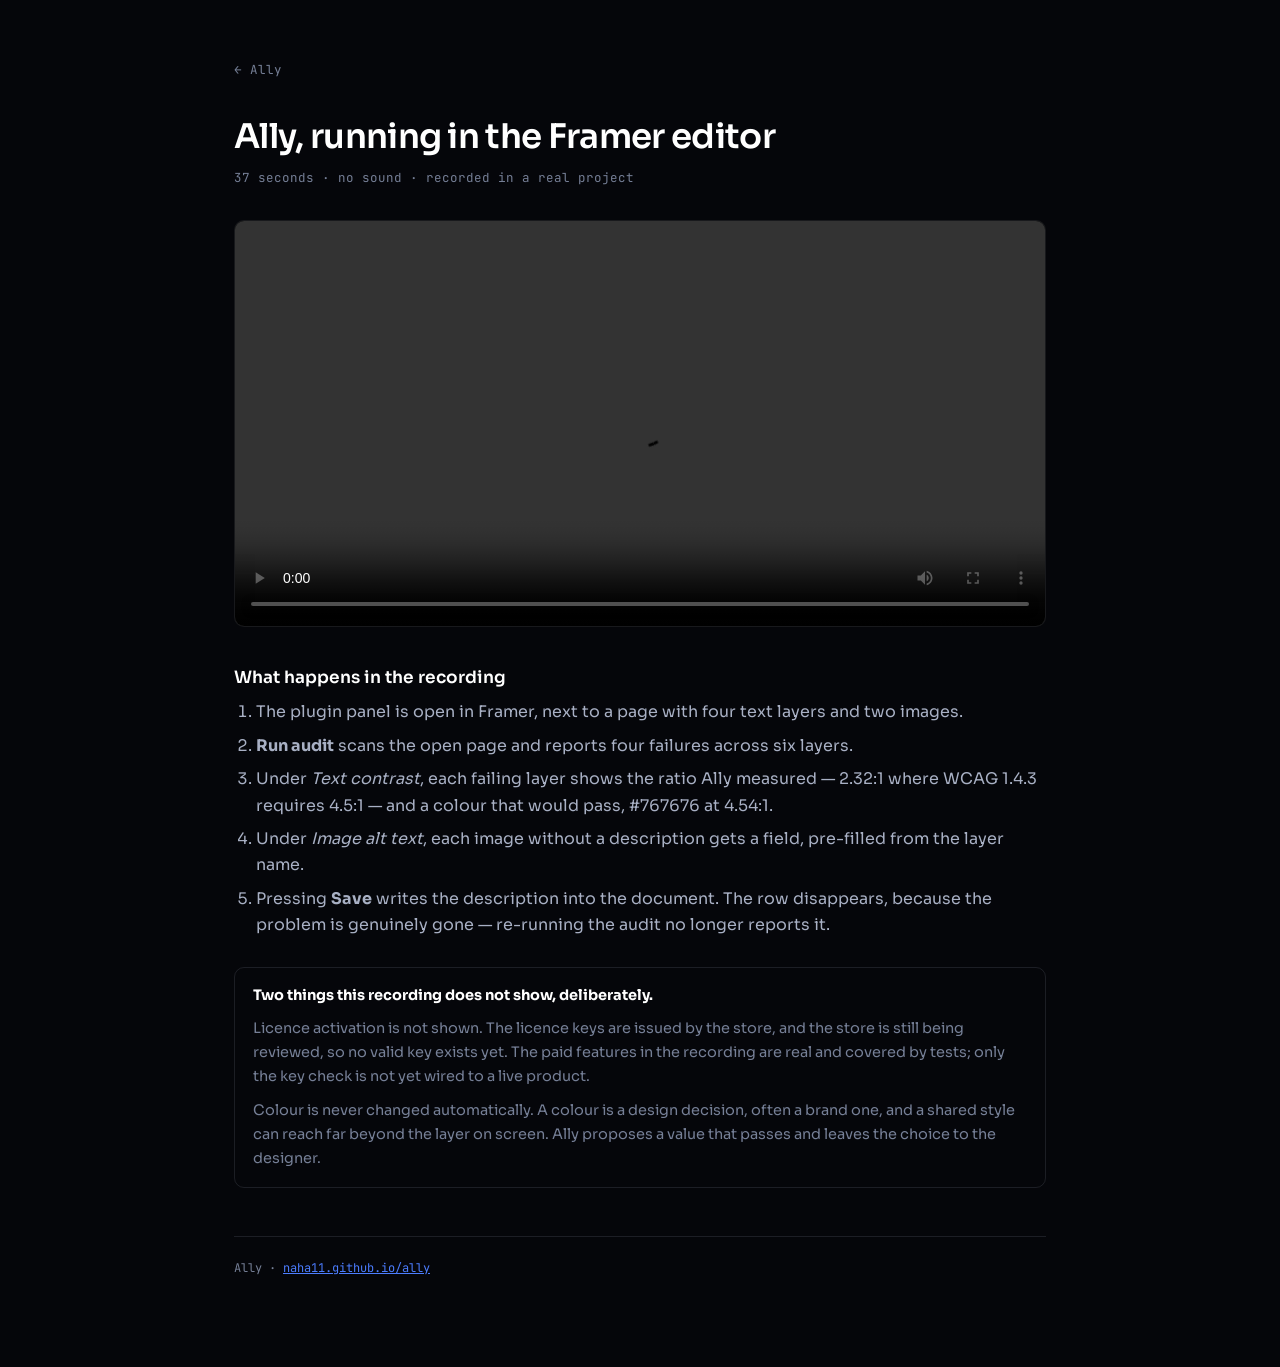
<file: ally/demo.html>
<!DOCTYPE html>
<html lang="en">
<head>
<meta charset="UTF-8">
<meta name="viewport" content="width=device-width, initial-scale=1">
<meta name="robots" content="noindex, nofollow">
<title>Ally — product demo</title>
<meta name="description" content="Ally running inside the Framer editor: an accessibility audit and a one-click fix written into the document.">
<link rel="icon" href="icon.svg" type="image/svg+xml">
<link rel="preconnect" href="https://fonts.googleapis.com">
<link rel="preconnect" href="https://fonts.gstatic.com" crossorigin>
<link rel="stylesheet" href="https://fonts.googleapis.com/css2?family=Sora:wght@400;500;600;700&family=JetBrains+Mono:wght@400;500&display=swap">
<style>
  :root{
    --void:#05060A; --ink:#FFFFFF; --body:#A8B0C4; --muted:#757F96;
    --line:rgba(168,176,196,.14); --blue:#4C7DFF;
    --display:"Sora",system-ui,-apple-system,"Segoe UI",sans-serif;
    --mono:"JetBrains Mono",ui-monospace,"SF Mono",Consolas,monospace;
  }
  *{box-sizing:border-box}
  body{
    margin:0; background:var(--void); color:var(--body);
    font-family:var(--display); font-size:16px; line-height:1.65;
    -webkit-font-smoothing:antialiased;
  }
  .wrap{max-width:860px; margin:0 auto; padding:56px 24px 88px}
  a{color:var(--blue)} a:hover{color:#7FA0FF}
  .back{font-family:var(--mono); font-size:12.5px; color:var(--muted); text-decoration:none; display:inline-block; margin-bottom:36px}
  .back:hover{color:var(--ink)}
  h1{font-size:34px; line-height:1.15; letter-spacing:-.02em; color:var(--ink); margin:0 0 12px; font-weight:600}
  .sub{font-family:var(--mono); font-size:12.5px; color:var(--muted); margin:0 0 32px}
  video{width:100%; height:auto; display:block; border:1px solid var(--line); border-radius:10px; background:#000}
  h2{font-size:17px; line-height:1.3; color:var(--ink); margin:40px 0 10px; font-weight:600}
  p{margin:0 0 14px}
  ol{margin:0 0 14px; padding-left:22px} li{margin-bottom:7px}
  .note{
    margin-top:28px; padding:16px 18px; border:1px solid var(--line); border-radius:10px;
    font-size:14.5px; color:var(--muted);
  }
  .foot{margin-top:48px; padding-top:22px; border-top:1px solid var(--line); font-family:var(--mono); font-size:12px; color:var(--muted)}
</style>
</head>
<body>
<div class="wrap">
  <a class="back" href="./">&larr; Ally</a>

  <h1>Ally, running in the Framer editor</h1>
  <p class="sub">37 seconds &middot; no sound &middot; recorded in a real project</p>

  <video controls preload="metadata" playsinline poster="">
    <source src="demo.mp4" type="video/mp4">
    Your browser cannot play this video.
    <a href="demo.mp4">Download it instead</a>.
  </video>

  <h2>What happens in the recording</h2>
  <ol>
    <li>The plugin panel is open in Framer, next to a page with four text layers and two images.</li>
    <li><strong>Run audit</strong> scans the open page and reports four failures across six layers.</li>
    <li>Under <em>Text contrast</em>, each failing layer shows the ratio Ally measured &mdash; 2.32:1 where WCAG 1.4.3 requires 4.5:1 &mdash; and a colour that would pass, #767676 at 4.54:1.</li>
    <li>Under <em>Image alt text</em>, each image without a description gets a field, pre-filled from the layer name.</li>
    <li>Pressing <strong>Save</strong> writes the description into the document. The row disappears, because the problem is genuinely gone &mdash; re-running the audit no longer reports it.</li>
  </ol>

  <div class="note">
    <p style="margin:0 0 10px"><strong style="color:var(--ink)">Two things this recording does not show, deliberately.</strong></p>
    <p style="margin:0 0 10px">Licence activation is not shown. The licence keys are issued by the store, and the store is still being reviewed, so no valid key exists yet. The paid features in the recording are real and covered by tests; only the key check is not yet wired to a live product.</p>
    <p style="margin:0">Colour is never changed automatically. A colour is a design decision, often a brand one, and a shared style can reach far beyond the layer on screen. Ally proposes a value that passes and leaves the choice to the designer.</p>
  </div>

  <div class="foot">Ally &middot; <a href="./">naha11.github.io/ally</a></div>
</div>
</body>
</html>
</file>
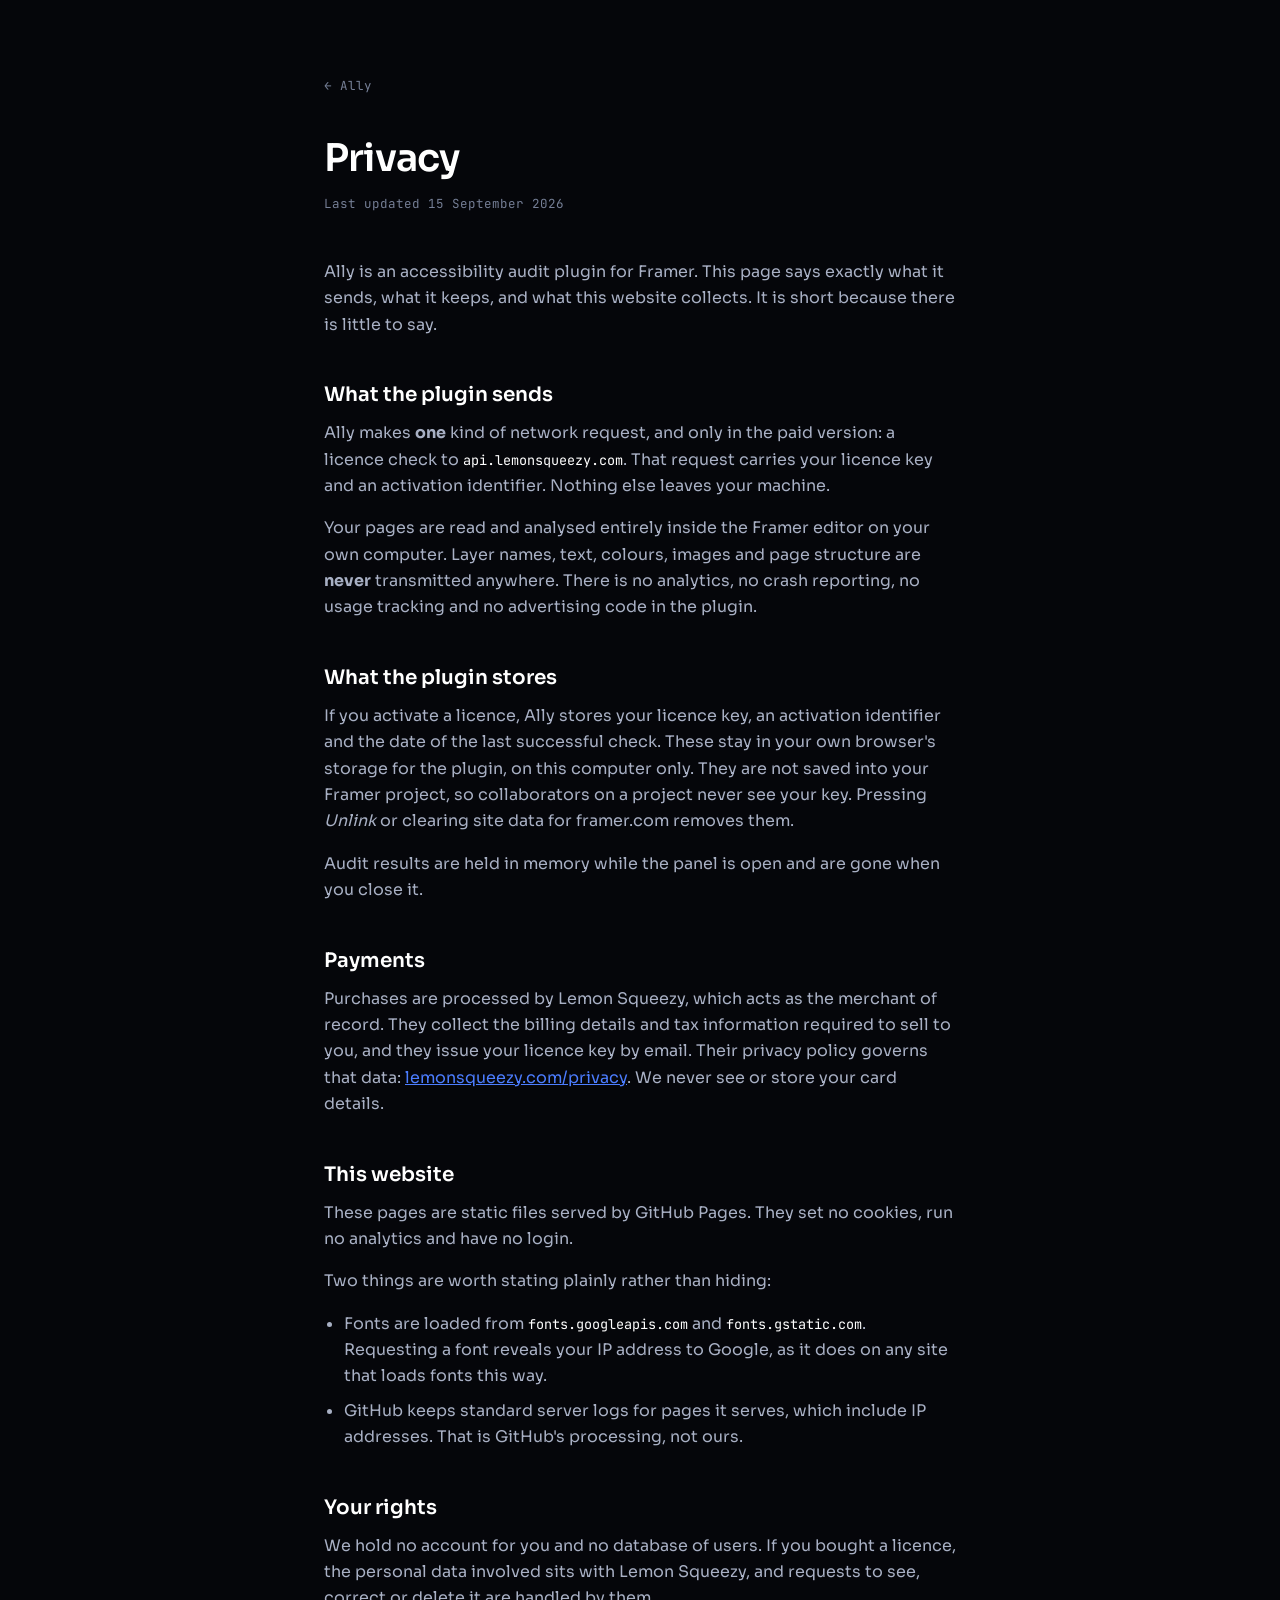
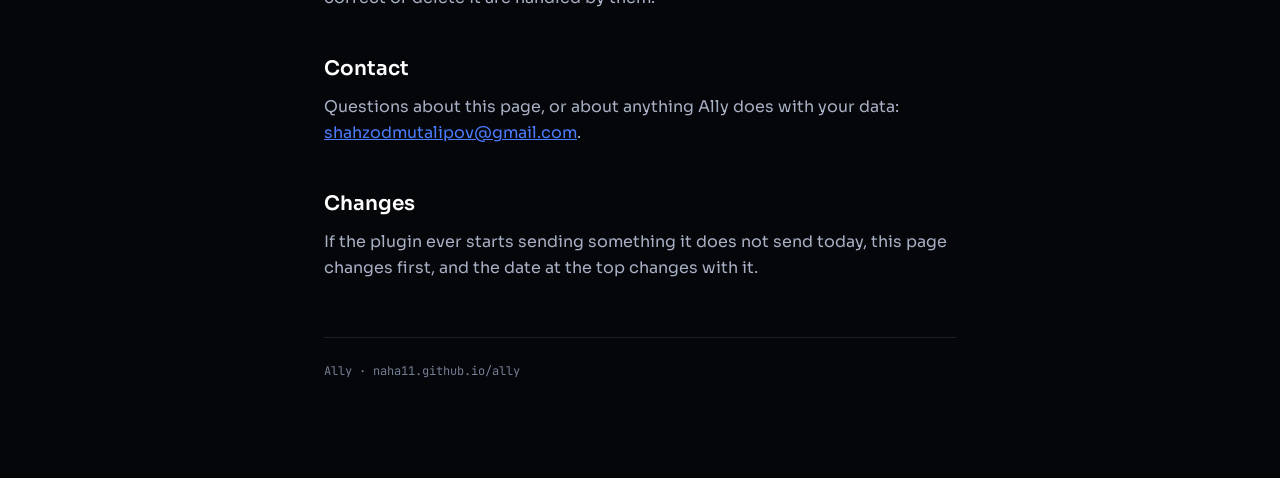
<file: ally/privacy.html>
<!DOCTYPE html>
<html lang="en">
<head>
<meta charset="UTF-8">
<meta name="viewport" content="width=device-width, initial-scale=1">
<title>Privacy — Ally for Framer</title>
<meta name="description" content="What Ally sends, what it stores, and what this website collects. Short, because there is little to say.">
<link rel="icon" href="icon.svg" type="image/svg+xml">
<link rel="preconnect" href="https://fonts.googleapis.com">
<link rel="preconnect" href="https://fonts.gstatic.com" crossorigin>
<link rel="stylesheet" href="https://fonts.googleapis.com/css2?family=Sora:wght@400;500;600;700&family=JetBrains+Mono:wght@400;500&display=swap">
<style>
  :root{
    --void:#05060A; --ink:#FFFFFF; --body:#A8B0C4; --muted:#757F96;
    --line:rgba(168,176,196,.14); --blue:#4C7DFF;
    --display:"Sora",system-ui,-apple-system,"Segoe UI",sans-serif;
    --mono:"JetBrains Mono",ui-monospace,"SF Mono",Consolas,monospace;
  }
  *{box-sizing:border-box}
  body{
    margin:0; background:var(--void); color:var(--body);
    font-family:var(--display); font-size:16px; line-height:1.65;
    -webkit-font-smoothing:antialiased;
  }
  .wrap{max-width:680px; margin:0 auto; padding:72px 24px 96px}
  a{color:var(--blue)}
  a:hover{color:#7FA0FF}
  .back{font-family:var(--mono); font-size:12.5px; color:var(--muted); text-decoration:none; display:inline-block; margin-bottom:40px}
  .back:hover{color:var(--ink)}
  h1{font-size:38px; line-height:1.15; letter-spacing:-.02em; color:var(--ink); margin:0 0 14px; font-weight:600}
  .sub{font-family:var(--mono); font-size:12.5px; color:var(--muted); margin:0 0 44px}
  h2{font-size:20px; line-height:1.3; color:var(--ink); margin:44px 0 12px; font-weight:600}
  p{margin:0 0 16px}
  ul{margin:0 0 16px; padding-left:20px}
  li{margin-bottom:8px}
  code{font-family:var(--mono); font-size:13.5px; color:var(--ink)}
  .foot{margin-top:56px; padding-top:24px; border-top:1px solid var(--line); font-family:var(--mono); font-size:12px; color:var(--muted)}
</style>
</head>
<body>
<div class="wrap">
  <a class="back" href="./">&larr; Ally</a>

  <h1>Privacy</h1>
  <p class="sub">Last updated 15 September 2026</p>

  <p>Ally is an accessibility audit plugin for Framer. This page says exactly what it sends, what it keeps, and what this website collects. It is short because there is little to say.</p>

  <h2>What the plugin sends</h2>
  <p>Ally makes <strong>one</strong> kind of network request, and only in the paid version: a licence check to <code>api.lemonsqueezy.com</code>. That request carries your licence key and an activation identifier. Nothing else leaves your machine.</p>
  <p>Your pages are read and analysed entirely inside the Framer editor on your own computer. Layer names, text, colours, images and page structure are <strong>never</strong> transmitted anywhere. There is no analytics, no crash reporting, no usage tracking and no advertising code in the plugin.</p>

  <h2>What the plugin stores</h2>
  <p>If you activate a licence, Ally stores your licence key, an activation identifier and the date of the last successful check. These stay in your own browser's storage for the plugin, on this computer only. They are not saved into your Framer project, so collaborators on a project never see your key. Pressing <em>Unlink</em> or clearing site data for framer.com removes them.</p>
  <p>Audit results are held in memory while the panel is open and are gone when you close it.</p>

  <h2>Payments</h2>
  <p>Purchases are processed by Lemon Squeezy, which acts as the merchant of record. They collect the billing details and tax information required to sell to you, and they issue your licence key by email. Their privacy policy governs that data: <a href="https://www.lemonsqueezy.com/privacy" rel="noopener">lemonsqueezy.com/privacy</a>. We never see or store your card details.</p>

  <h2>This website</h2>
  <p>These pages are static files served by GitHub Pages. They set no cookies, run no analytics and have no login.</p>
  <p>Two things are worth stating plainly rather than hiding:</p>
  <ul>
    <li>Fonts are loaded from <code>fonts.googleapis.com</code> and <code>fonts.gstatic.com</code>. Requesting a font reveals your IP address to Google, as it does on any site that loads fonts this way.</li>
    <li>GitHub keeps standard server logs for pages it serves, which include IP addresses. That is GitHub's processing, not ours.</li>
  </ul>

  <h2>Your rights</h2>
  <p>We hold no account for you and no database of users. If you bought a licence, the personal data involved sits with Lemon Squeezy, and requests to see, correct or delete it are handled by them.</p>

  <h2>Contact</h2>
  <p>Questions about this page, or about anything Ally does with your data: <a href="mailto:shahzodmutalipov@gmail.com">shahzodmutalipov@gmail.com</a>.</p>

  <h2>Changes</h2>
  <p>If the plugin ever starts sending something it does not send today, this page changes first, and the date at the top changes with it.</p>

  <div class="foot">Ally &middot; naha11.github.io/ally</div>
</div>
</body>
</html>
</file>
<file: birthday/style.css>
/* ===== Секрет Ахана — праздничная браузерная игра ===== */
:root{
  --bg1:#12002e;
  --bg2:#2b0b4d;
  --bg3:#480b53;
  --pink:#ff4fa3;
  --violet:#a35bff;
  --cyan:#3ff0ff;
  --gold:#ffd45e;
  --green:#42e6a4;
  --red:#ff5f6d;
  --txt:#f6f0ff;
  --card:rgba(255,255,255,.07);
  --card-brd:rgba(255,255,255,.16);
  --shadow:0 10px 40px rgba(0,0,0,.45);
}
*{box-sizing:border-box;margin:0;padding:0;-webkit-tap-highlight-color:transparent}
html,body{height:100%}
body{
  font-family:'Trebuchet MS','Segoe UI',system-ui,sans-serif;
  color:var(--txt);
  background:radial-gradient(circle at 20% 10%,var(--bg3),transparent 55%),
             radial-gradient(circle at 85% 80%,#0b3b6b,transparent 55%),
             linear-gradient(160deg,var(--bg1),var(--bg2) 60%,#1b0538);
  background-attachment:fixed;
  min-height:100%;
  overflow-x:hidden;
  user-select:none;
}

/* фоновые частицы */
.bg-particles{position:fixed;inset:0;pointer-events:none;z-index:0;overflow:hidden}
.bg-particles span{
  position:absolute;bottom:-40px;font-size:22px;opacity:.35;
  animation:floatUp linear infinite;
  filter:drop-shadow(0 0 6px rgba(255,255,255,.3));
}
@keyframes floatUp{
  0%{transform:translateY(0) rotate(0deg);opacity:0}
  10%{opacity:.45}
  100%{transform:translateY(-115vh) rotate(360deg);opacity:0}
}

#confetti{position:fixed;inset:0;pointer-events:none;z-index:90}

.sound-btn{
  position:fixed;top:14px;right:14px;z-index:80;
  width:46px;height:46px;border-radius:50%;
  border:1px solid var(--card-brd);background:var(--card);
  backdrop-filter:blur(8px);color:#fff;font-size:20px;cursor:pointer;
  transition:transform .2s, box-shadow .2s;
}
.sound-btn:hover{transform:scale(1.1);box-shadow:0 0 18px var(--violet)}

/* ===== Экраны ===== */
.screen{
  display:none;position:relative;z-index:2;
  min-height:100vh;padding:24px 16px 40px;
  flex-direction:column;align-items:center;justify-content:center;gap:18px;
  animation:screenIn .45s ease;
}
.screen.active{display:flex}
@keyframes screenIn{from{opacity:0;transform:translateY(18px)}to{opacity:1;transform:none}}

.start-box,.final-box{
  width:min(560px,94vw);text-align:center;
  background:var(--card);border:1px solid var(--card-brd);
  border-radius:26px;padding:34px 26px;backdrop-filter:blur(10px);
  box-shadow:var(--shadow);
}
.final-box{width:min(780px,96vw)}
.cake-emoji{font-size:70px;animation:bounce 2.2s ease-in-out infinite}
@keyframes bounce{0%,100%{transform:translateY(0) rotate(-4deg)}50%{transform:translateY(-14px) rotate(4deg)}}

h1.title-glow{
  font-size:clamp(30px,7vw,52px);letter-spacing:1px;margin:8px 0 6px;
  background:linear-gradient(90deg,var(--gold),var(--pink),var(--cyan),var(--gold));
  background-size:300% 100%;
  -webkit-background-clip:text;background-clip:text;color:transparent;
  animation:shine 6s linear infinite;
  filter:drop-shadow(0 0 16px rgba(255,79,163,.5));
}
@keyframes shine{to{background-position:300% 0}}
.subtitle{opacity:.9;font-size:17px;margin:6px 0}
.subtitle.small{font-size:15px;opacity:.75}
.hint-text{opacity:.6;font-size:14px;margin:10px 0 20px}

.btn{
  border:none;cursor:pointer;font-family:inherit;font-weight:bold;
  color:#fff;border-radius:16px;padding:13px 26px;font-size:16px;
  background:linear-gradient(135deg,var(--violet),var(--pink));
  box-shadow:0 8px 24px rgba(163,91,255,.4);
  transition:transform .18s, box-shadow .18s, filter .18s;
}
.btn:hover{transform:translateY(-2px) scale(1.03);box-shadow:0 12px 30px rgba(255,79,163,.55)}
.btn:active{transform:scale(.97)}
.btn:disabled{opacity:.4;cursor:not-allowed;filter:grayscale(.6)}
.btn-big{font-size:19px;padding:15px 34px;margin-top:6px}
.btn-ghost{background:transparent;border:1px solid var(--card-brd);box-shadow:none;font-weight:normal;opacity:.75;font-size:14px;padding:9px 18px;margin-top:10px}
.btn-final{background:linear-gradient(135deg,var(--gold),var(--pink));color:#2b0038}

.screen-title{font-size:clamp(24px,5vw,36px);text-shadow:0 0 22px rgba(163,91,255,.8)}

/* ===== Карта ===== */
.progress-line{width:min(640px,92vw);height:10px;border-radius:8px;background:rgba(255,255,255,.12);overflow:hidden}
.progress-fill{height:100%;width:0;border-radius:8px;background:linear-gradient(90deg,var(--cyan),var(--green),var(--gold));transition:width .6s ease;box-shadow:0 0 16px var(--green)}
.progress-text{font-size:14px;opacity:.8}

.map-grid{
  display:grid;grid-template-columns:repeat(5,1fr);gap:14px;
  width:min(720px,94vw);
}
.map-cell{
  position:relative;aspect-ratio:1/1;border-radius:20px;cursor:pointer;
  background:var(--card);border:1px solid var(--card-brd);
  display:flex;flex-direction:column;align-items:center;justify-content:center;gap:2px;
  transition:transform .2s, box-shadow .2s, background .3s;
  backdrop-filter:blur(6px);overflow:hidden;
}
.map-cell .lvl-num{font-size:clamp(16px,3.6vw,22px);font-weight:bold}
.map-cell .lvl-ico{font-size:clamp(20px,5vw,30px)}
.map-cell.locked{opacity:.45;cursor:not-allowed;filter:grayscale(.8)}
.map-cell.open{border-color:var(--cyan);box-shadow:0 0 20px rgba(63,240,255,.35)}
.map-cell.open:hover{transform:translateY(-5px) scale(1.05);box-shadow:0 0 30px var(--cyan)}
.map-cell.done{border-color:var(--green);background:linear-gradient(160deg,rgba(66,230,164,.22),rgba(255,255,255,.05))}
.map-cell.done::after{content:'✓';position:absolute;top:6px;right:9px;color:var(--green);font-weight:bold}
.map-cell.open::before{
  content:'';position:absolute;inset:-40%;background:conic-gradient(from 0deg,transparent,rgba(63,240,255,.25),transparent 40%);
  animation:spin 4s linear infinite;
}
@keyframes spin{to{transform:rotate(360deg)}}

.pieces-bar{display:grid;grid-template-columns:repeat(5,1fr);gap:6px;width:min(430px,88vw)}
.piece-thumb{
  border-radius:6px;border:2px solid rgba(255,255,255,.18);
  background-image:url('assets/family.jpeg');background-repeat:no-repeat;
  filter:grayscale(1) brightness(.28);transition:filter .5s, box-shadow .4s, transform .4s;
}
.piece-thumb.got{filter:none;border-color:var(--gold);box-shadow:0 0 14px rgba(255,212,94,.7)}
.piece-thumb.pop{animation:popIn .7s ease}
@keyframes popIn{0%{transform:scale(.3) rotate(-20deg)}60%{transform:scale(1.2) rotate(6deg)}100%{transform:scale(1)}}

/* ===== Уровень ===== */
.level-head{
  width:min(860px,96vw);display:flex;align-items:center;gap:14px;
  background:var(--card);border:1px solid var(--card-brd);border-radius:18px;padding:12px 16px;
}
.level-head>div:nth-child(2){flex:1;text-align:center}
.level-title{font-size:clamp(18px,4vw,25px);color:var(--gold)}
.level-desc{font-size:13px;opacity:.75}
.level-status{min-width:96px;text-align:right;font-weight:bold;font-size:15px;color:var(--cyan)}
.btn-back{margin:0}
.level-host{
  width:min(860px,96vw);min-height:400px;
  background:var(--card);border:1px solid var(--card-brd);border-radius:22px;
  padding:18px;backdrop-filter:blur(8px);box-shadow:var(--shadow);
  display:flex;flex-direction:column;align-items:center;justify-content:center;gap:14px;
  position:relative;overflow:hidden;
}
.game-msg{font-size:16px;opacity:.85;text-align:center}

/* Ур.1 — найди подарок */
.find-grid{display:grid;gap:8px;width:100%;justify-content:center}
.find-item{
  font-size:clamp(24px,6vw,38px);display:flex;align-items:center;justify-content:center;
  aspect-ratio:1/1;border-radius:14px;background:rgba(255,255,255,.06);cursor:pointer;
  transition:transform .15s, background .2s;
}
.find-item:hover{transform:scale(1.15);background:rgba(255,255,255,.14)}
.find-item.wrong{animation:shake .4s}
@keyframes shake{0%,100%{transform:translateX(0)}25%{transform:translateX(-8px)}75%{transform:translateX(8px)}}

/* Ур.2 — лабиринт */
.maze{display:grid;gap:0;background:rgba(0,0,0,.3);border-radius:12px;padding:6px;touch-action:none}
.mz{width:100%;aspect-ratio:1/1;border-radius:3px}
.mz.wall{background:linear-gradient(135deg,var(--violet),#5b2a9e);box-shadow:inset 0 0 4px rgba(0,0,0,.5)}
.mz.path{background:rgba(255,255,255,.05)}
.mz.exit{background:radial-gradient(circle,var(--green),transparent 70%);animation:pulse 1.4s infinite}
.mz.ball{background:radial-gradient(circle,#fff,var(--cyan));box-shadow:0 0 12px var(--cyan);border-radius:50%}
@keyframes pulse{0%,100%{opacity:.6}50%{opacity:1}}
.dpad{display:grid;grid-template-columns:repeat(3,54px);grid-template-rows:repeat(2,48px);gap:6px;justify-content:center}
.dpad button{border:1px solid var(--card-brd);background:var(--card);color:#fff;border-radius:12px;font-size:19px;cursor:pointer}
.dpad button:active{background:var(--violet)}

/* Ур.3 — память */
.mem-grid{display:grid;grid-template-columns:repeat(4,1fr);gap:10px;width:min(420px,90%)}
.mem-card{aspect-ratio:3/4;perspective:600px;cursor:pointer}
.mem-inner{position:relative;width:100%;height:100%;transition:transform .5s;transform-style:preserve-3d}
.mem-card.flip .mem-inner{transform:rotateY(180deg)}
.mem-face{position:absolute;inset:0;border-radius:14px;display:flex;align-items:center;justify-content:center;font-size:clamp(24px,7vw,36px);backface-visibility:hidden}
.mem-front{background:linear-gradient(140deg,var(--violet),var(--pink));box-shadow:0 6px 18px rgba(0,0,0,.35)}
.mem-back{background:rgba(255,255,255,.12);border:2px solid var(--card-brd);transform:rotateY(180deg)}
.mem-card.matched .mem-back{border-color:var(--green);box-shadow:0 0 18px var(--green)}

/* Ур.4 — шарики */
.balloon-field{position:relative;width:100%;height:420px;overflow:hidden;border-radius:16px;background:rgba(0,0,0,.18);touch-action:none}
.balloon{position:absolute;font-size:44px;cursor:pointer;will-change:transform;filter:drop-shadow(0 4px 8px rgba(0,0,0,.4))}
.pop-fx{position:absolute;pointer-events:none;font-size:30px;animation:popOut .5s forwards}
@keyframes popOut{to{transform:scale(2.2);opacity:0}}

/* Ур.5 — торт */
.cake-area{display:flex;gap:22px;flex-wrap:wrap;justify-content:center;align-items:flex-end;width:100%}
.cake-slots{display:flex;flex-direction:column-reverse;gap:6px;align-items:center}
.cake-slot{
  width:min(260px,60vw);height:52px;border-radius:12px;border:2px dashed var(--card-brd);
  display:flex;align-items:center;justify-content:center;font-size:13px;opacity:.85;transition:all .2s;
}
.cake-slot.hover{border-color:var(--gold);background:rgba(255,212,94,.15)}
.cake-slot.filled{border-style:solid;opacity:1}
.cake-tray{display:flex;flex-direction:column;gap:8px}
.cake-layer{
  width:min(240px,58vw);height:48px;border-radius:12px;display:flex;align-items:center;justify-content:center;
  font-weight:bold;color:#3a0030;cursor:grab;box-shadow:0 6px 16px rgba(0,0,0,.35);touch-action:none;font-size:14px;
}
.cake-layer.dragging{opacity:.85;transform:scale(1.05);z-index:999;cursor:grabbing}

/* Ур.6 — викторина */
.quiz-question{font-size:clamp(18px,4.2vw,26px);text-align:center;color:var(--gold);margin-bottom:6px}
.quiz-field{position:relative;width:100%;height:330px;border-radius:16px;background:rgba(0,0,0,.15);overflow:hidden;touch-action:none}
.answer{
  position:absolute;padding:12px 20px;border-radius:14px;font-weight:bold;font-size:16px;cursor:pointer;
  background:linear-gradient(135deg,#5c3a8e,#8146c9);border:1px solid var(--card-brd);white-space:nowrap;
  transition:left .28s cubic-bezier(.2,1.5,.4,1), top .28s cubic-bezier(.2,1.5,.4,1);
}
.answer.correct{
  background:linear-gradient(135deg,var(--gold),var(--pink));color:#33002b;
  box-shadow:0 0 22px var(--gold);animation:glowPulse 1.6s infinite;
}
@keyframes glowPulse{0%,100%{box-shadow:0 0 16px var(--gold)}50%{box-shadow:0 0 34px var(--pink)}}
.quiz-ok{font-size:34px;color:var(--green);animation:popIn .6s}
.quiz-count{font-size:14px;opacity:.7}

/* Ур.7 — отличия */
.diff-wrap{display:flex;gap:14px;flex-wrap:wrap;justify-content:center;width:100%}
.diff-panel{
  position:relative;width:min(380px,44vw);aspect-ratio:4/3;border-radius:16px;
  background:linear-gradient(160deg,#1d0a3d,#3b1360);border:2px solid var(--card-brd);overflow:hidden;
}
@media(max-width:640px){.diff-panel{width:min(380px,88vw)}}
.diff-item{position:absolute;transform:translate(-50%,-50%);font-size:clamp(22px,4vw,34px)}
.diff-mark{position:absolute;width:54px;height:54px;border:3px solid var(--green);border-radius:50%;transform:translate(-50%,-50%);box-shadow:0 0 16px var(--green);animation:popIn .5s;pointer-events:none}
.diff-panel.shake{animation:shake .4s}

/* Ур.8 — код */
.code-display{font-size:46px;letter-spacing:8px;color:var(--cyan);text-shadow:0 0 20px var(--cyan);min-height:56px}
.keypad{display:grid;grid-template-columns:repeat(3,68px);gap:9px}
.keypad button{height:58px;font-size:22px;border-radius:14px;border:1px solid var(--card-brd);background:var(--card);color:#fff;cursor:pointer;font-family:inherit}
.keypad button:hover{background:var(--violet)}
.code-hint{font-size:16px;opacity:.85;text-align:center}
.code-wrong{color:var(--red)}

/* Ур.9 — лови подарки */
.catch-field{position:relative;width:100%;height:430px;overflow:hidden;border-radius:16px;background:linear-gradient(180deg,rgba(0,0,0,.05),rgba(0,0,0,.35));touch-action:none;cursor:none}
.falling{position:absolute;font-size:34px;will-change:transform}
.basket{position:absolute;bottom:6px;font-size:46px;transform:translateX(-50%);filter:drop-shadow(0 0 10px var(--gold))}

/* Ур.10 — коробки */
.box-grid{display:grid;grid-template-columns:repeat(4,1fr);gap:12px;width:min(520px,92%)}
.mystery-box{
  aspect-ratio:1/1;border-radius:16px;background:linear-gradient(150deg,#7a3ac0,#c0399a);
  display:flex;align-items:center;justify-content:center;font-size:clamp(26px,7vw,40px);cursor:pointer;
  box-shadow:0 8px 20px rgba(0,0,0,.4);transition:transform .2s;
}
.mystery-box:hover{transform:translateY(-6px) rotate(-3deg)}
.mystery-box.opened{background:rgba(255,255,255,.07);cursor:default;transform:none}
.mystery-box.win{background:linear-gradient(150deg,var(--gold),var(--green));box-shadow:0 0 30px var(--gold)}

/* Ур.11 — убегающая кнопка */
.answer.runner{cursor:pointer}
.answer.runner.tired{
  background:linear-gradient(135deg,var(--green),var(--cyan));color:#052b21;
  animation:none;box-shadow:0 0 26px var(--green);transform:rotate(-3deg);
}
/* «устал» в викторине: цвет тот же, только слегка покачивается — надо заметить самому */
.answer.tired{animation:tiredWobble .55s ease-in-out infinite}
@keyframes tiredWobble{
  0%,100%{transform:rotate(-2.5deg) translateY(0)}
  50%{transform:rotate(2.5deg) translateY(2px)}
}

/* Ур.12 — свечи */
.candles{display:grid;grid-template-columns:repeat(6,1fr);gap:10px;width:min(430px,92%)}
.candle{position:relative;display:flex;flex-direction:column;align-items:center;cursor:pointer;font-size:clamp(20px,5vw,28px);transition:transform .15s}
.candle:hover{transform:scale(1.12)}
.candle .flame{animation:flicker .7s infinite alternate;filter:drop-shadow(0 0 8px var(--gold))}
.candle.out .flame{opacity:.12;filter:grayscale(1);animation:none}
@keyframes flicker{from{transform:scale(.92) translateY(1px)}to{transform:scale(1.08) translateY(-2px)}}

/* Ур.13 — цветы (Симон) */
.simon-grid{display:grid;grid-template-columns:repeat(3,1fr);gap:12px;width:min(340px,88%)}
.simon-btn{
  aspect-ratio:1/1;display:flex;align-items:center;justify-content:center;font-size:clamp(28px,8vw,40px);
  border-radius:18px;background:rgba(255,255,255,.07);border:2px solid var(--card-brd);cursor:pointer;
  transition:transform .12s, box-shadow .2s, background .2s;
}
.simon-btn:hover{transform:scale(1.05)}
.simon-btn.lit{background:linear-gradient(135deg,var(--gold),var(--pink));box-shadow:0 0 28px var(--gold);transform:scale(1.12)}

/* Ур.14 — танцы */
.dance-field{display:flex;gap:6px;width:min(430px,94%);height:340px;background:rgba(0,0,0,.25);border-radius:16px;padding:6px;touch-action:none}
.lane{position:relative;flex:1;border-radius:12px;background:rgba(255,255,255,.04);overflow:hidden;cursor:pointer}
.lane.hit{background:rgba(66,230,164,.25)}
.lane-target{
  position:absolute;left:0;right:0;bottom:8%;height:30%;display:flex;align-items:center;justify-content:center;
  font-size:26px;opacity:.5;border-top:2px dashed var(--gold);border-bottom:2px dashed var(--gold);
  background:rgba(255,212,94,.1);
}
.note{position:absolute;left:0;right:0;text-align:center;font-size:28px;filter:drop-shadow(0 0 8px var(--cyan))}

/* Ур.15 — викторина списком */
.answers-col{display:flex;flex-direction:column;gap:10px;width:min(520px,94%)}
.answer-row{
  padding:14px 18px;border-radius:14px;cursor:pointer;font-size:15px;text-align:center;
  background:rgba(255,255,255,.07);border:1px solid var(--card-brd);transition:all .2s;
}
.answer-row:hover{background:linear-gradient(135deg,#5c3a8e,#8146c9);transform:translateY(-2px)}
.answer-row.ok{background:linear-gradient(135deg,var(--green),var(--cyan));color:#04291f;font-weight:bold}
.answer-row.no{background:rgba(255,95,109,.35);animation:shake .4s}

/* Ур.16 / босс — прыгающая цель */
.runaway-cake{position:absolute;font-size:68px;cursor:pointer;transition:left .18s ease,top .18s ease,font-size .25s;filter:drop-shadow(0 6px 12px rgba(0,0,0,.45))}

/* Ур.17 — найди лишнего */
.odd-grid{display:grid;gap:6px;width:min(400px,90%)}
.odd-cell{
  aspect-ratio:1/1;display:flex;align-items:center;justify-content:center;font-size:clamp(18px,4.6vw,28px);
  border-radius:10px;background:rgba(255,255,255,.06);cursor:pointer;transition:transform .12s,background .2s;
}
.odd-cell:hover{transform:scale(1.1);background:rgba(255,255,255,.14)}
.odd-cell.wrong{animation:shake .35s;background:rgba(255,95,109,.3)}

/* Ур.18 — змейка */
.snake-grid{display:grid;gap:2px;background:rgba(0,0,0,.3);border-radius:12px;padding:6px;width:min(460px,94%);touch-action:none}
.sn{aspect-ratio:1/1;border-radius:4px;background:rgba(255,255,255,.05);display:flex;align-items:center;justify-content:center;font-size:min(3.4vw,15px)}
.sn.body{background:linear-gradient(135deg,var(--violet),var(--pink))}
.sn.head{background:radial-gradient(circle,#fff,var(--cyan));box-shadow:0 0 10px var(--cyan)}

/* Ур.19 — чай */
.tea-bar{
  position:relative;width:110px;height:250px;border-radius:16px;overflow:hidden;
  background:rgba(255,255,255,.08);border:2px solid var(--card-brd);
}
.tea-zone{position:absolute;left:0;right:0;background:rgba(66,230,164,.35);border-top:2px solid var(--green);border-bottom:2px solid var(--green)}
.tea-fill{position:absolute;left:0;right:0;bottom:0;height:0;background:linear-gradient(180deg,#d98b3a,#8a4a13);transition:height .05s linear}

/* Ур.20 — реакция */
.react-pad{
  width:min(320px,80%);height:170px;border-radius:20px;display:flex;align-items:center;justify-content:center;
  font-size:26px;font-weight:bold;cursor:pointer;background:linear-gradient(135deg,#b0203a,#7a1030);
  box-shadow:0 0 26px rgba(255,95,109,.4);transition:background .12s;
}
.react-pad.go{background:linear-gradient(135deg,var(--green),var(--cyan));color:#03291e;box-shadow:0 0 40px var(--green)}
.flash-strip{display:flex;gap:8px;flex-wrap:wrap;justify-content:center;min-height:52px}
.flash-item{
  width:48px;height:48px;border-radius:12px;display:flex;align-items:center;justify-content:center;font-size:26px;
  background:rgba(255,255,255,.1);border:1px solid var(--card-brd);animation:popIn .4s;
}
.answer-strip{opacity:.9}

/* Награда */
.reward-piece{
  width:min(300px,80vw);margin:16px auto;border-radius:14px;
  background-image:url('assets/family.jpeg');background-repeat:no-repeat;
  border:3px solid var(--gold);box-shadow:0 0 34px rgba(255,212,94,.75);animation:popIn .8s ease;
}

/* ===== Пазл ===== */
.puzzle-stage{position:relative;width:min(760px,96vw);touch-action:none}
.puzzle-board{
  position:relative;width:100%;aspect-ratio:1080/734;border-radius:14px;
  background:rgba(0,0,0,.35);border:2px dashed var(--card-brd);overflow:hidden;
}
.puzzle-board.ghost::before{
  content:'';position:absolute;inset:0;background:url('assets/family.jpeg') center/100% 100% no-repeat;
  opacity:.28;animation:popIn .4s;
}
.puzzle-toolbar{display:flex;align-items:center;gap:14px}
.puzzle-count{font-weight:bold;color:var(--gold);font-size:17px}
.puzzle-toolbar .btn-ghost{margin-top:0}
.slot{position:absolute;border:1px dashed rgba(255,255,255,.12)}
.puzzle-tray{position:relative;width:100%;height:230px;margin-top:14px;border-radius:14px;background:rgba(255,255,255,.05);border:1px solid var(--card-brd)}
.ppiece{
  position:absolute;background-image:url('assets/family.jpeg');background-repeat:no-repeat;
  border-radius:6px;border:2px solid rgba(255,255,255,.35);cursor:grab;
  box-shadow:0 6px 16px rgba(0,0,0,.5);touch-action:none;z-index:5;
  transition:box-shadow .2s;
}
.ppiece.drag{cursor:grabbing;z-index:60;box-shadow:0 14px 34px rgba(0,0,0,.6);border-color:var(--cyan)}
.ppiece.locked{border-color:transparent;box-shadow:none;cursor:default;z-index:2;animation:lockFx .5s}
@keyframes lockFx{0%{filter:brightness(2.2)}100%{filter:none}}

/* Финал */
.final-photo-wrap{border-radius:18px;overflow:hidden;box-shadow:0 0 50px rgba(255,212,94,.55);border:3px solid var(--gold)}
#finalPhoto{display:block;width:100%;animation:zoomIn 2.4s cubic-bezier(.2,.8,.3,1) forwards}
@keyframes zoomIn{from{transform:scale(1.22);filter:blur(6px) brightness(.7)}to{transform:scale(1);filter:none}}
.final-title{
  margin-top:20px;font-size:clamp(22px,5.2vw,40px);text-wrap:balance;line-height:1.25;
  background:linear-gradient(90deg,var(--gold),var(--pink),var(--cyan),var(--gold));
  background-size:300% 100%;-webkit-background-clip:text;background-clip:text;color:transparent;
  animation:shine 5s linear infinite;
}
.final-sub{font-size:clamp(15px,3.5vw,21px);opacity:.9;margin-top:8px;margin-bottom:16px}

/* Титры */
.credits{
  position:relative;height:230px;overflow:hidden;margin:6px auto 18px;
  border-radius:16px;background:rgba(0,0,0,.45);border:1px solid var(--card-brd);
  -webkit-mask-image:linear-gradient(180deg,transparent,#000 18%,#000 82%,transparent);
  mask-image:linear-gradient(180deg,transparent,#000 18%,#000 82%,transparent);
}
.credits-roll{
  position:absolute;left:0;right:0;top:100%;padding:0 14px;text-align:center;
  animation:roll 46s linear infinite;
}
.credits.paused .credits-roll{animation-play-state:paused}
@keyframes roll{from{transform:translateY(0)}to{transform:translateY(-100%)}}
.cr-role{font-size:13px;opacity:.6;margin-top:16px;letter-spacing:1px;text-transform:uppercase}
.cr-name{font-size:19px;font-weight:bold;color:var(--gold);margin-top:2px}
.cr-big{
  font-size:20px;font-weight:bold;margin:26px 0;color:var(--cyan);
  text-shadow:0 0 16px rgba(63,240,255,.6);line-height:1.4;
}

/* Тост */
.toast{
  position:fixed;left:50%;bottom:26px;transform:translate(-50%,140%);
  background:rgba(20,4,45,.94);border:1px solid var(--card-brd);color:#fff;
  padding:12px 22px;border-radius:14px;z-index:200;transition:transform .35s;font-size:15px;
  box-shadow:var(--shadow);max-width:90vw;text-align:center;
}
.toast.show{transform:translate(-50%,0)}

@media(max-width:520px){
  .level-head{flex-wrap:wrap;justify-content:center}
  .level-status{min-width:auto;text-align:center;width:100%}
  .map-grid{gap:9px}
  .puzzle-tray{height:170px}
}
</file>
